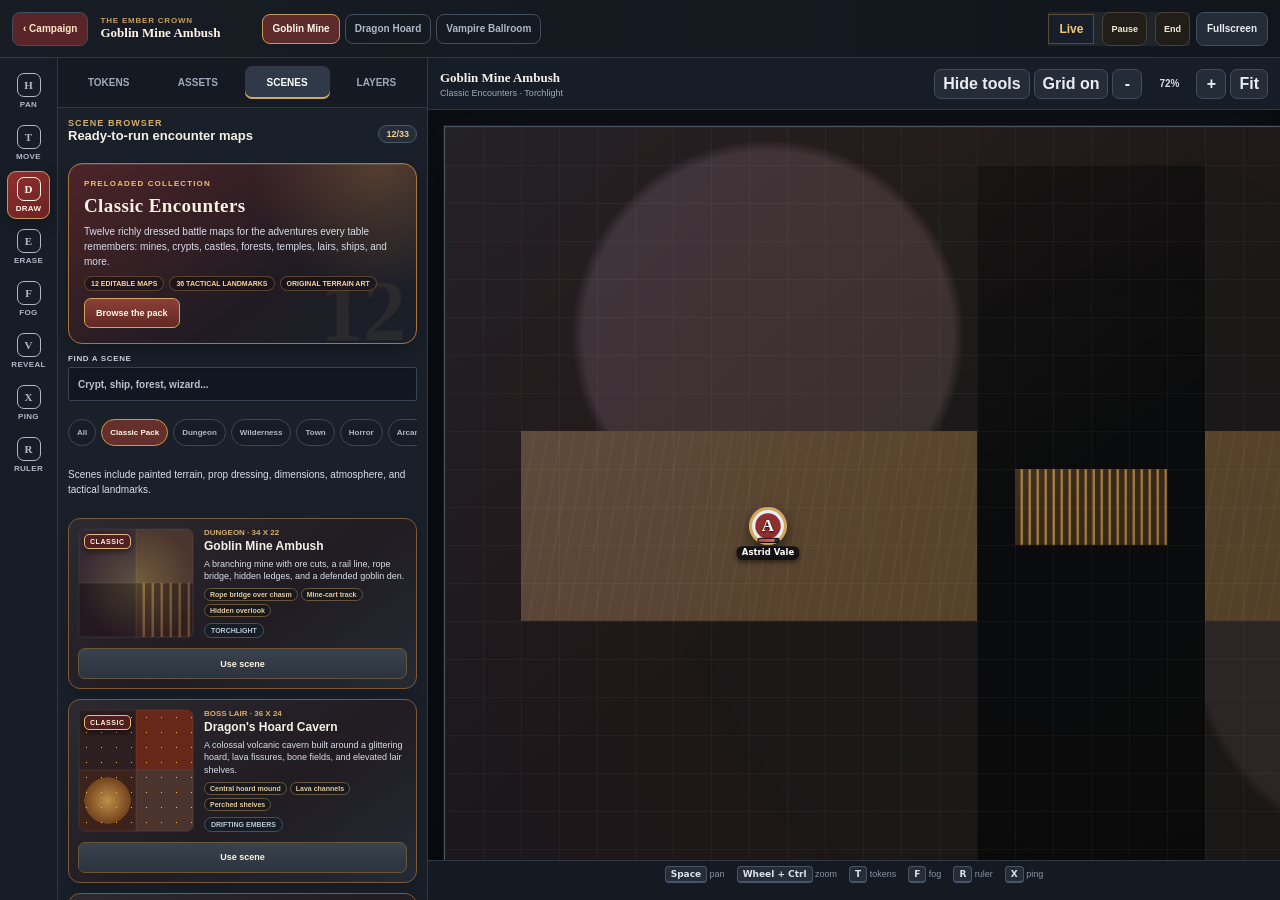
<file: tests/map-studio-fixture.html>
<!doctype html>
<html lang="en" data-theme="dark">
<head>
  <meta charset="utf-8">
  <meta name="viewport" content="width=device-width,initial-scale=1">
  <title>Classic Encounters visual fixture</title>
  <link rel="stylesheet" href="../styles.css">
  <style>
    body { margin: 0; padding: 20px; background: #0d1118; }
    main { max-width: 1480px; margin: auto; }
    .battle-map-board { --cols: 34; --rows: 22; --cell: 38px; --grid-color: #fff; --grid-opacity: .22; --grid-thickness: 1px; background: #17191d; }
  </style>
</head>
<body class="map-table-open">
<main>
  <section class="campaign-panel campaign-map-panel campaign-map-room map-table-mode-active">
  <div class="map-table-topbar">
    <button type="button" class="map-table-exit" data-fixture-exit>&#8249; Campaign</button>
    <div class="map-table-identity"><small>The Ember Crown</small><strong>Goblin Mine Ambush</strong></div>
    <div class="map-table-map-switcher"><button class="active">Goblin Mine</button><button>Dragon Hoard</button><button>Vampire Ballroom</button></div>
    <div class="map-table-session"><div class="map-session-controls"><span class="tag">Live</span><button>Pause</button><button>End</button></div><button class="map-table-mobile-tools" data-fixture-dock>Hide tools</button><button>Fullscreen</button></div>
  </div>
  <div class="campaign-map-workspace map-vtt-workspace dock-scene">
    <nav class="map-tool-rail" aria-label="Map editor tools">
      <button><span>H</span><small>Pan</small></button>
      <button><span>T</span><small>Move</small></button>
      <button class="active"><span>D</span><small>Draw</small></button>
      <button><span>E</span><small>Erase</small></button>
      <button><span>F</span><small>Fog</small></button>
      <button><span>V</span><small>Reveal</small></button>
      <button><span>X</span><small>Ping</small></button>
      <button><span>R</span><small>Ruler</small></button>
    </nav>
    <aside class="map-side-dock">
      <div class="map-dock-tabs"><button>Tokens</button><button>Assets</button><button class="active">Scenes</button><button>Layers</button></div>
      <div class="map-dock-body">
        <div class="map-scene-library">
          <div class="map-dock-heading"><div><small>Scene browser</small><strong>Ready-to-run encounter maps</strong></div><span class="map-library-count">12/33</span></div>
          <section class="map-classic-pack-hero">
            <small>PRELOADED COLLECTION</small><strong>Classic Encounters</strong>
            <p>Twelve richly dressed battle maps for the adventures every table remembers: mines, crypts, castles, forests, temples, lairs, ships, and more.</p>
            <div><span>12 editable maps</span><span>36 tactical landmarks</span><span>Original terrain art</span></div>
            <button>Browse the pack</button>
          </section>
          <div class="map-library-filter"><label><span>Find a scene</span><input type="search" placeholder="Crypt, ship, forest, wizard..."></label></div>
          <div class="map-library-categories"><button>All</button><button class="active">Classic Pack</button><button>Dungeon</button><button>Wilderness</button><button>Town</button><button>Horror</button><button>Arcane</button></div>
          <p class="map-dock-note">Scenes include painted terrain, prop dressing, dimensions, atmosphere, and tactical landmarks.</p>
          <article class="map-scene-card classic-scene">
            <div class="map-scene-preview ambience-torchlight"><b class="map-scene-pack-badge">Classic</b><span style="background:#363238"></span><span style="background:#524433"></span><span style="background:#17191d"></span><span style="background:repeating-linear-gradient(90deg,#2b241c 0 6px,#80633c 7px 9px)"></span><i></i></div>
            <div class="map-scene-copy"><small>Dungeon &middot; 34 x 22</small><strong>Goblin Mine Ambush</strong><p>A branching mine with ore cuts, a rail line, rope bridge, hidden ledges, and a defended goblin den.</p><div class="map-scene-features"><span>Rope bridge over chasm</span><span>Mine-cart track</span><span>Hidden overlook</span></div><em>Torchlight</em></div>
            <button>Use scene</button>
          </article>
          <article class="map-scene-card classic-scene">
            <div class="map-scene-preview ambience-embers"><b class="map-scene-pack-badge">Classic</b><span style="background:#211f24"></span><span style="background:#6f2d19"></span><span style="background:radial-gradient(circle,#e6b95d,#80521c 55%,#35251b 56%)"></span><span style="background:#493d34"></span><i></i></div>
            <div class="map-scene-copy"><small>Boss Lair &middot; 36 x 24</small><strong>Dragon's Hoard Cavern</strong><p>A colossal volcanic cavern built around a glittering hoard, lava fissures, bone fields, and elevated lair shelves.</p><div class="map-scene-features"><span>Central hoard mound</span><span>Lava channels</span><span>Perched shelves</span></div><em>Drifting embers</em></div>
            <button>Use scene</button>
          </article>
          <article class="map-scene-card classic-scene">
            <div class="map-scene-preview ambience-moonlight"><b class="map-scene-pack-badge">Classic</b><span style="background:#25252e"></span><span style="background:#6e1f28"></span><span style="background:#44302b"></span><span style="background:#85714c"></span><i></i></div>
            <div class="map-scene-copy"><small>Horror &middot; 32 x 22</small><strong>Vampire Manor Ballroom</strong><p>A grand decaying ballroom with sweeping stairs, dining alcoves, curtained ambush points, and a moonlit terrace.</p><div class="map-scene-features"><span>Raised dais</span><span>Grand staircase</span><span>Moonlit terrace</span></div><em>Moonlight</em></div>
            <button>Use scene</button>
          </article>
        </div>
      </div>
    </aside>
    <div class="map-canvas-column">
      <div class="map-viewport-bar"><div><strong>Goblin Mine Ambush</strong><small>Classic Encounters &middot; Torchlight</small></div><div class="map-zoom-controls"><button data-fixture-dock>Hide tools</button><button>Grid on</button><button>-</button><span>72%</span><button>+</button><button>Fit</button></div></div>
      <div class="battle-map-shell tool-paint">
        <div class="battle-map-board">
          <div class="battle-map-tiles">
            <div class="map-cell-tile" style="--x:0;--y:0;width:calc(var(--cell) * 34);height:calc(var(--cell) * 22);background:#17191d;background-image:radial-gradient(circle at 25% 25%,#333039 0 16%,transparent 17%),radial-gradient(circle at 75% 60%,#29272e 0 20%,transparent 21%)"></div>
            <div class="map-cell-tile" style="--x:2;--y:8;width:calc(var(--cell) * 29);height:calc(var(--cell) * 5);background:#524433;background-image:repeating-linear-gradient(100deg,#ffffff08 0 2px,transparent 2px 13px)"></div>
            <div class="map-cell-tile" style="--x:14;--y:1;width:calc(var(--cell) * 6);height:calc(var(--cell) * 20);background:#090b0e"></div>
            <div class="map-cell-tile" style="--x:15;--y:9;width:calc(var(--cell) * 4);height:calc(var(--cell) * 2);background:repeating-linear-gradient(90deg,#34291f 0 5px,#9a7746 6px 8px)"></div>
          </div>
          <div class="battle-map-grid"></div>
          <div class="battle-map-overlays">
            <div class="map-cell-prop" style="--x:8;--y:10;background:radial-gradient(circle,#8d6b3e 0 18%,#3d2b19 19% 35%,transparent 36%)"></div>
            <div class="map-cell-prop" style="--x:25;--y:9;background:radial-gradient(circle,#b47a31 0 10%,#6e3d1d 11% 26%,transparent 27%)"></div>
            <div class="map-cell-prop" style="--x:28;--y:12;background:linear-gradient(45deg,transparent 25%,#8e734c 26% 38%,transparent 39% 61%,#8e734c 62% 74%,transparent 75%)"></div>
          </div>
          <div class="battle-map-ambience ambience-torchlight" style="--ambience-strength:.52"><i></i><i></i></div>
          <button class="map-token selected" style="--x:8;--y:10;--size:1;--token:#8f2f2f"><span class="map-token-face">A</span><span class="map-token-name">Astrid Vale</span><span class="map-token-health"><i style="width:82%"></i></span></button>
          <button class="map-token enemy-token" style="--x:24;--y:9;--size:1;--token:#597841"><span class="map-token-face">G</span><span class="map-token-name">Goblin Boss</span></button>
          <button class="map-token enemy-token" style="--x:27;--y:12;--size:1;--token:#697b45"><span class="map-token-face">G</span><span class="map-token-name">Goblin Archer</span></button>
        </div>
      </div>
      <div class="map-shortcut-hint"><span><kbd>Space</kbd> pan</span><span><kbd>Wheel + Ctrl</kbd> zoom</span><span><kbd>T</kbd> tokens</span><span><kbd>F</kbd> fog</span><span><kbd>R</kbd> ruler</span><span><kbd>X</kbd> ping</span></div>
    </div>
  </div>
  </section>
</main>
<script>
  document.querySelectorAll("[data-fixture-dock]").forEach(button => button.addEventListener("click", () => {
    const workspace = document.querySelector(".map-vtt-workspace");
    workspace.classList.toggle("dock-collapsed");
    document.querySelectorAll("[data-fixture-dock]").forEach(control => control.textContent = workspace.classList.contains("dock-collapsed") ? "Show tools" : "Hide tools");
  }));
  document.querySelector("[data-fixture-exit]").addEventListener("click", () => {
    document.body.classList.remove("map-table-open");
    document.querySelector(".campaign-map-room").classList.remove("map-table-mode-active");
  });
</script>
</body>
</html>
</file>
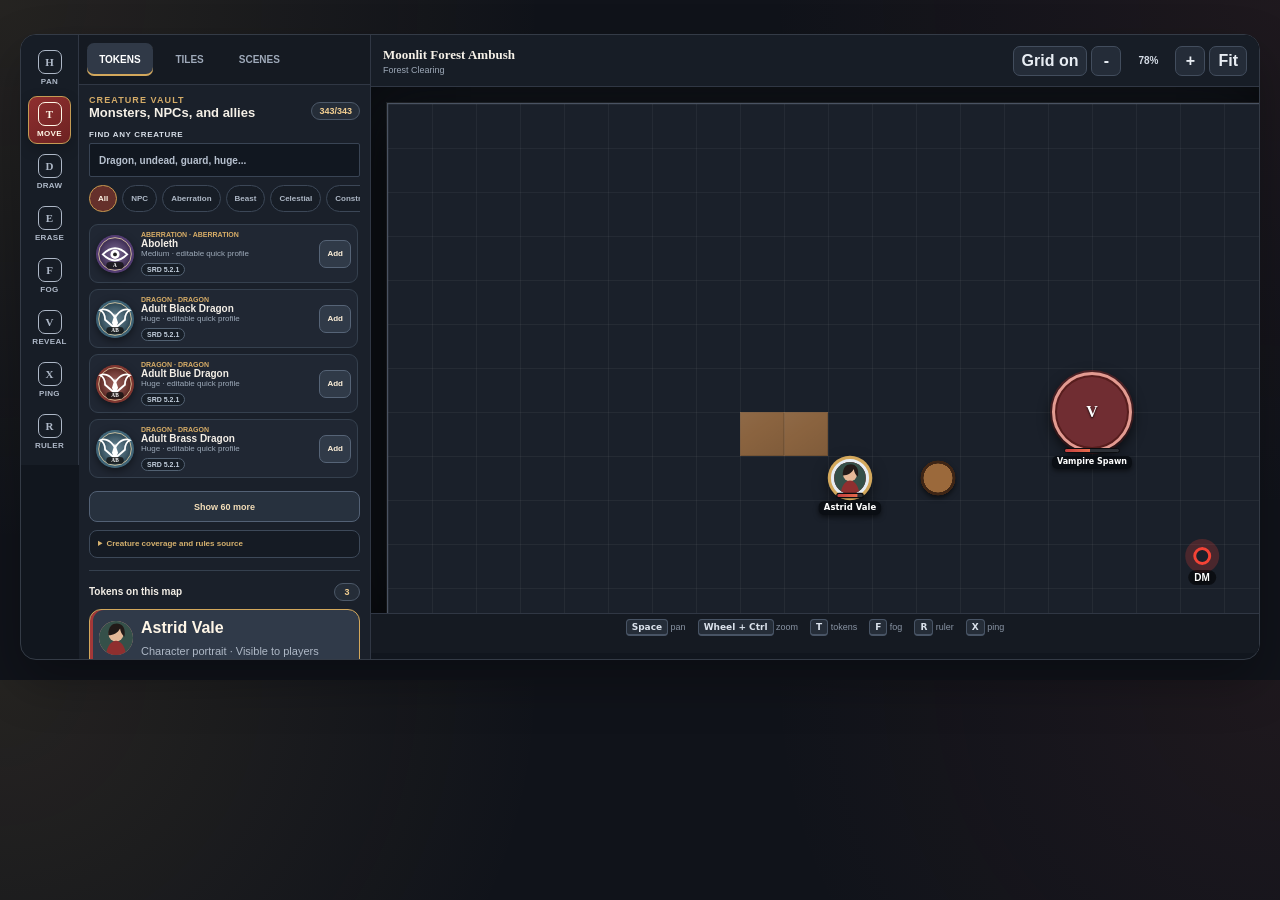
<file: tests/map-workspace-fixture.html>
<!doctype html>
<html lang="en" data-theme="dark">
<head>
  <meta charset="utf-8">
  <meta name="viewport" content="width=device-width,initial-scale=1">
  <title>Map workspace visual fixture</title>
  <link rel="stylesheet" href="../styles.css">
  <style>
    body { margin: 0; padding: 20px; background: #0d1118; }
    main { max-width: 1380px; margin: auto; }
    .battle-map-board { --cols: 24; --rows: 16; --cell: 44px; --grid-color: #fff; --grid-opacity: .28; --grid-thickness: 1px; background: radial-gradient(circle at 48% 45%,#527144 0 26%,#315335 27% 60%,#1e3827 61%); }
  </style>
</head>
<body>
<main>
  <div class="campaign-map-workspace map-vtt-workspace">
    <nav class="map-tool-rail" aria-label="Map editor tools">
      <button type="button"><span>H</span><small>Pan</small></button>
      <button type="button" class="active"><span>T</span><small>Move</small></button>
      <button type="button"><span>D</span><small>Draw</small></button>
      <button type="button"><span>E</span><small>Erase</small></button>
      <button type="button"><span>F</span><small>Fog</small></button>
      <button type="button"><span>V</span><small>Reveal</small></button>
      <button type="button"><span>X</span><small>Ping</small></button>
      <button type="button"><span>R</span><small>Ruler</small></button>
    </nav>
    <aside class="map-side-dock">
      <div class="map-dock-tabs"><button class="active">Tokens</button><button>Tiles</button><button>Scenes</button></div>
      <div class="map-dock-body">
        <section class="map-token-browser">
          <div class="map-dock-heading"><div><small>Creature vault</small><strong>Monsters, NPCs, and allies</strong></div><span class="map-library-count" id="fixture-token-count">343/343</span></div>
          <div class="map-library-filter"><label><span>Find any creature</span><input id="fixture-token-search" type="search" placeholder="Dragon, undead, guard, huge..."></label></div>
          <div class="map-library-categories" id="fixture-token-categories"></div>
          <div class="map-token-preset-list" id="fixture-token-list"></div>
          <button type="button" class="map-library-more">Show 60 more</button>
          <details class="map-token-library-notice"><summary>Creature coverage and rules source</summary><p>SRD 5.2.1 creature names with original generated portraits and editable quick profiles.</p></details>
        </section>
        <div class="map-token-list-heading"><strong>Tokens on this map</strong><span>3</span></div>
        <div class="map-token-list">
          <article class="map-token-card active"><button class="map-token-pick"><span class="map-token-avatar" style="--token:#8f2f2f"><img src="data:image/svg+xml,%3Csvg xmlns='http://www.w3.org/2000/svg' viewBox='0 0 100 100'%3E%3Crect width='100' height='100' fill='%23355049'/%3E%3Ccircle cx='50' cy='38' r='22' fill='%23e6b998'/%3E%3Cpath d='M20 100c4-28 17-42 30-42s26 14 30 42' fill='%238f2f2f'/%3E%3Cpath d='M27 42c0-27 13-35 25-35 18 0 27 15 23 39-8-5-12-15-13-24-7 13-18 20-35 20z' fill='%23221a18'/%3E%3C/svg%3E" alt=""></span><strong>Astrid Vale</strong><small>Character portrait · Visible to players</small></button><div class="map-token-size-row"><small>Token size: 1x1</small><span><button>-</button><button>+</button></span></div></article>
          <article class="map-token-card"><button class="map-token-pick"><span class="map-token-avatar" style="--token:#315f89">M</span><strong>Mira Ember</strong><small>Visible to players</small></button><div class="map-token-size-row"><small>Token size: 1x1</small><span><button>-</button><button>+</button></span></div></article>
          <article class="map-token-card"><button class="map-token-pick"><span class="map-token-avatar" style="--token:#8f2f2f">V</span><strong>Vampire Spawn</strong><small>Skirmisher - hidden</small></button><div class="map-token-toolbar"><button>Reveal</button><button>Make ally</button><button>Edit profile</button><button>Duplicate</button><button>Rename</button><button>Color</button><button>Delete</button></div></article>
        </div>
      </div>
    </aside>
    <div class="map-canvas-column">
      <div class="map-viewport-bar"><div><strong>Moonlit Forest Ambush</strong><small>Forest Clearing</small></div><div class="map-zoom-controls"><button>Grid on</button><button>-</button><span>78%</span><button>+</button><button>Fit</button></div></div>
      <div class="battle-map-shell tool-token">
        <div class="battle-map-board">
          <div class="map-cell-tile" style="--x:8;--y:7;background:#8a633f"></div>
          <div class="map-cell-tile" style="--x:9;--y:7;background:#8a633f"></div>
          <div class="battle-map-grid"></div>
          <div class="battle-map-overlays"><div class="map-cell-prop" style="--x:12;--y:8;background-color:transparent;background-image:radial-gradient(ellipse at center,#9b693b 0 48%,#3e2515 49% 58%,transparent 59%)"></div></div>
          <button class="map-token selected" style="--x:10;--y:8;--size:1;--token:#8f2f2f"><span class="map-token-face"><img src="data:image/svg+xml,%3Csvg xmlns='http://www.w3.org/2000/svg' viewBox='0 0 100 100'%3E%3Crect width='100' height='100' fill='%23355049'/%3E%3Ccircle cx='50' cy='38' r='22' fill='%23e6b998'/%3E%3Cpath d='M20 100c4-28 17-42 30-42s26 14 30 42' fill='%238f2f2f'/%3E%3Cpath d='M27 42c0-27 13-35 25-35 18 0 27 15 23 39-8-5-12-15-13-24-7 13-18 20-35 20z' fill='%23221a18'/%3E%3C/svg%3E" alt=""></span><span class="map-token-name">Astrid Vale</span><span class="map-token-health"><i style="width:82%"></i></span></button>
          <button class="map-token enemy-token" style="--x:15;--y:6;--size:2;--token:#702d32"><span class="map-token-face">V</span><span class="map-token-name">Vampire Spawn</span><span class="map-token-health"><i style="width:46%"></i></span></button>
          <div class="battle-map-pings"><div class="map-ping" style="--x:18;--y:10"><span></span><small>DM</small></div></div>
        </div>
      </div>
      <div class="map-shortcut-hint"><span><kbd>Space</kbd> pan</span><span><kbd>Wheel + Ctrl</kbd> zoom</span><span><kbd>T</kbd> tokens</span><span><kbd>F</kbd> fog</span><span><kbd>R</kbd> ruler</span><span><kbd>X</kbd> ping</span></div>
    </div>
  </div>
</main>
<script src="../map-token-library.js"></script>
<script>
  const tokenList = document.querySelector("#fixture-token-list");
  const tokenCount = document.querySelector("#fixture-token-count");
  const tokenSearch = document.querySelector("#fixture-token-search");
  const categories = document.querySelector("#fixture-token-categories");
  let category = "All";
  function renderFixtureTokens() {
    const search = tokenSearch.value.trim().toLowerCase();
    const matches = MAP_TOKEN_LIBRARY.filter(token => (category === "All" || token.category === category) && (!search || `${token.name} ${token.category} ${token.role} ${token.sizeLabel}`.toLowerCase().includes(search)));
    tokenCount.textContent = `${matches.length}/${MAP_TOKEN_LIBRARY.length}`;
    tokenList.innerHTML = matches.slice(0, 8).map(token => `<article class="map-token-preset-card"><span class="map-token-preset-portrait" style="--token:${token.color}"><img src="${tokenPresetPortrait(token)}" alt=""></span><div><small>${token.category} &middot; ${token.role}</small><strong>${token.name}</strong><span>${token.sizeLabel} &middot; ${token.profileKind === "editable" ? "editable quick profile" : `AC ${token.ac} &middot; HP ${token.hp}`}</span>${token.source === "SRD 5.2.1" ? "<em>SRD 5.2.1</em>" : ""}</div><button>Add</button></article>`).join("");
  }
  ["All", "NPC", ...MAP_TOKEN_TYPES].forEach(type => {
    const button = document.createElement("button");
    button.textContent = type;
    button.className = type === "All" ? "active" : "";
    button.addEventListener("click", () => { category = type; categories.querySelectorAll("button").forEach(item => item.classList.toggle("active", item === button)); renderFixtureTokens(); });
    categories.append(button);
  });
  tokenSearch.addEventListener("input", renderFixtureTokens);
  renderFixtureTokens();
</script>
</body>
</html>
</file>
<file: styles.css>
:root {
  --ink: #171512;
  --muted: #746f66;
  --paper: #f4f0e8;
  --paper-2: #ebe4d8;
  --panel: #fffdf8;
  --line: #d7cebf;
  --gold: #b98a3e;
  --gold-dark: #7c5721;
  --red: #862e2e;
  --green: #334f43;
  --shadow: 0 18px 50px rgba(39, 31, 21, .1);
}
* { box-sizing: border-box; }
html { scroll-behavior: smooth; }
body { margin: 0; color: var(--ink); background: var(--paper); font-family: "DM Sans", sans-serif; }
button, input, select, textarea { font: inherit; }
button { color: inherit; }
button, label[for], .button { -webkit-tap-highlight-color: transparent; }
.app-shell { min-height: 100vh; display: grid; grid-template-columns: 244px 1fr; }
.sidebar { position: fixed; inset: 0 auto 0 0; z-index: 20; width: 244px; padding: 28px 20px; display: flex; flex-direction: column; color: #ece5d8; background: #141310; border-right: 1px solid #2f2a23; }
.brand { display: flex; align-items: center; gap: 12px; margin: 0 8px 42px; color: inherit; text-decoration: none; font-family: Cinzel, serif; letter-spacing: .08em; }
.brand-mark { display: grid; place-items: center; width: 42px; height: 42px; border: 1px solid var(--gold); color: var(--gold); transform: rotate(45deg); font-size: 12px; }
.brand-mark::first-line { transform: rotate(-45deg); }
.brand strong, .brand small { display: block; }
.brand small { color: var(--gold); font-size: 11px; letter-spacing: .28em; }
.nav-list { display: grid; gap: 7px; }
.nav-item { width: 100%; padding: 13px 15px; display: flex; align-items: center; gap: 13px; border: 0; border-radius: 5px; color: #aaa397; background: transparent; text-align: left; cursor: pointer; }
.nav-item:hover, .nav-item.active { color: #fff9ed; background: #29251f; }
.nav-item.active { box-shadow: inset 2px 0 var(--gold); }
.nav-item span { width: 20px; color: var(--gold); text-align: center; }
.sidebar-foot { margin-top: auto; padding: 20px 12px; border-top: 1px solid #332e27; color: #8e877b; font-size: 12px; }
.sidebar-foot p { margin: 0 0 10px; color: var(--gold); font-size: 10px; letter-spacing: .18em; }
.sidebar-foot span { display: block; margin: 6px 0; }
main { grid-column: 2; min-width: 0; }
.topbar { height: 76px; padding: 0 4vw; display: flex; align-items: center; justify-content: space-between; border-bottom: 1px solid var(--line); background: rgba(244,240,232,.92); backdrop-filter: blur(12px); position: sticky; top: 0; z-index: 10; }
.breadcrumbs { display: flex; gap: 11px; align-items: center; color: var(--muted); font-size: 13px; }
.breadcrumbs span { font-family: Cinzel, serif; color: var(--ink); font-weight: 700; }
.breadcrumbs b { color: var(--line); }
.top-actions { display: flex; align-items: center; gap: 18px; }
.icon-button { width: 42px; height: 42px; border: 1px solid var(--line); border-radius: 50%; background: transparent; color: var(--gold-dark); font: 700 12px Cinzel, serif; cursor: pointer; }
.profile-button { border: 0; background: transparent; display: flex; align-items: center; gap: 10px; cursor: pointer; text-align: left; }
.profile-button small, .profile-button strong { display: block; }
.profile-button small { color: var(--muted); font-size: 10px; text-transform: uppercase; letter-spacing: .1em; }
.avatar-mini { display: grid; place-items: center; width: 38px; height: 38px; border-radius: 50%; color: #f7efe0; background: var(--green); font-family: Cinzel, serif; }
.mobile-menu { display: none; border: 0; background: transparent; font-size: 23px; }
.view { display: none; padding: 46px 4vw 80px; }
.view.active { display: block; animation: fade .25s ease; }
@keyframes fade { from { opacity: 0; transform: translateY(4px); } }
.eyebrow { color: var(--gold-dark); font-size: 10px; font-weight: 700; letter-spacing: .22em; }
h1, h2, h3 { font-family: Cinzel, serif; }
h1 { margin: 10px 0 14px; font-size: clamp(35px, 4vw, 58px); line-height: 1.08; letter-spacing: -.035em; }
h1 em { color: var(--gold-dark); font-style: normal; }
h2 { margin: 5px 0 8px; }
p { color: var(--muted); line-height: 1.65; }
.hero { min-height: 440px; padding: 66px clamp(30px, 6vw, 85px); display: grid; grid-template-columns: 1.2fr .8fr; align-items: center; overflow: hidden; background: linear-gradient(115deg, #e9e1d3 0%, #f8f4ed 63%, #d8ccba 100%); border: 1px solid #d4c7b5; position: relative; }
.hero::before { content: ""; position: absolute; inset: 12px; border: 1px solid rgba(124,87,33,.2); pointer-events: none; }
.hero-copy { position: relative; z-index: 1; max-width: 680px; }
.hero-copy p { max-width: 590px; font-size: 17px; }
.hero-actions { display: flex; gap: 12px; margin-top: 30px; flex-wrap: wrap; }
.hero-sigil { display: grid; place-items: center; min-height: 260px; }
.sigil-ring { width: clamp(180px, 22vw, 290px); aspect-ratio: 1; display: grid; place-items: center; border: 1px solid rgba(124,87,33,.45); border-radius: 50%; box-shadow: 0 0 0 18px rgba(185,138,62,.08), 0 0 0 19px rgba(124,87,33,.15); transform: rotate(8deg); }
.sigil-ring::before, .sigil-ring::after { content: ""; position: absolute; width: 22%; height: 22%; border: 1px solid var(--gold); transform: rotate(45deg); }
.sigil-ring::after { width: 66%; height: 66%; border-color: rgba(124,87,33,.25); }
.sigil-ring span { font: 700 clamp(50px, 8vw, 100px) Cinzel, serif; color: var(--gold-dark); }
.button { min-height: 44px; padding: 0 20px; display: inline-flex; justify-content: center; align-items: center; border: 1px solid var(--gold-dark); border-radius: 3px; font-weight: 700; cursor: pointer; text-decoration: none; transition: .18s ease; }
.button:hover { transform: translateY(-1px); box-shadow: 0 8px 18px rgba(83,58,23,.14); }
.button.primary { color: #fffaf0; background: var(--gold-dark); }
.button:disabled { opacity: .55; cursor: not-allowed; transform: none; box-shadow: none; }
.button.ghost { color: var(--gold-dark); background: transparent; }
.button.small { min-height: 36px; padding: 0 13px; font-size: 12px; }
.text-button { border: 0; color: var(--gold-dark); background: transparent; font-weight: 700; cursor: pointer; }
.section-heading { margin: 48px 0 20px; display: flex; justify-content: space-between; align-items: end; }
.section-heading h2 { margin-bottom: 0; font-size: 27px; }
.character-grid { display: grid; grid-template-columns: repeat(3, minmax(0, 1fr)); gap: 18px; }
.character-card { min-height: 238px; position: relative; overflow: hidden; border: 1px solid var(--line); background: var(--panel); box-shadow: 0 7px 24px rgba(51,40,27,.06); cursor: pointer; }
.character-card .art { height: 142px; display: grid; place-items: center; overflow: hidden; color: #e9dfcf; background: linear-gradient(135deg, #3e4c44, #17201c); font: 600 55px Cinzel, serif; }
.character-card .art img { width: 100%; height: 100%; object-fit: cover; }
.character-card .card-copy { padding: 16px 18px; }
.character-card h3 { margin: 0 0 4px; }
.character-card p { margin: 0; font-size: 13px; }
.card-actions { position: absolute; top: 8px; right: 8px; display: flex; gap: 5px; }
.card-actions button { width: 32px; height: 32px; border: 1px solid rgba(255,255,255,.35); border-radius: 50%; color: white; background: rgba(20,19,16,.65); cursor: pointer; }
.new-card { display: grid; place-items: center; text-align: center; border-style: dashed; background: rgba(255,255,255,.28); }
.new-card span { display: block; color: var(--gold-dark); font-size: 38px; }
.feature-strip { margin-top: 58px; padding: 28px 0; display: grid; grid-template-columns: repeat(3, 1fr); border-top: 1px solid var(--line); border-bottom: 1px solid var(--line); }
.feature-strip article { padding: 0 28px; display: flex; gap: 15px; border-right: 1px solid var(--line); }
.feature-strip article:last-child { border-right: 0; }
.feature-strip h3, .feature-strip p { margin: 0 0 4px; }
.feature-strip p { font-size: 13px; }
.feature-icon { color: var(--gold-dark); font-size: 24px; }
.page-head { display: flex; justify-content: space-between; align-items: center; gap: 30px; margin-bottom: 32px; }
.page-head h1 { font-size: clamp(32px, 4vw, 48px); }
.page-head p { margin: 0; }
.edition-toggle { padding: 4px; display: flex; border: 1px solid var(--line); background: var(--paper-2); }
.edition-toggle button { padding: 10px 15px; border: 0; color: var(--muted); background: transparent; cursor: pointer; }
.edition-toggle button.active { color: white; background: var(--green); }
.builder-layout { display: grid; grid-template-columns: minmax(0, 1fr) 310px; align-items: start; gap: 24px; }
.creation-methods, .quick-builder, .prebuild-builder, .premade-builder, .theme-builder {
  max-width: 1120px;
  margin: 0 auto 28px;
}
.creation-methods {
  padding: 34px;
  border: 1px solid var(--line);
  border-top: 4px solid var(--red);
  border-radius: 16px;
  background: var(--panel);
  box-shadow: var(--shadow);
}
.creation-method-heading { max-width: 680px; margin-bottom: 24px; }
.creation-method-heading h2 { margin: 5px 0 8px; font-size: clamp(1.7rem, 3vw, 2.45rem); }
.creation-method-heading p { margin: 0; color: var(--muted); }
.creation-method-grid { display: grid; grid-template-columns: repeat(2, minmax(0, 1fr)); gap: 18px; }
.creation-method-grid.extra-methods { margin-top: 18px; }
.creation-method {
  position: relative;
  display: grid;
  grid-template-columns: auto 1fr;
  gap: 7px 16px;
  min-height: 225px;
  padding: 25px;
  overflow: hidden;
  text-align: left;
  color: var(--ink);
  border: 1px solid var(--line);
  border-radius: 14px;
  background: var(--paper);
  cursor: pointer;
  transition: transform .18s ease, border-color .18s ease, box-shadow .18s ease;
}
.creation-method:hover { transform: translateY(-3px); border-color: var(--red); box-shadow: 0 14px 35px rgba(35, 25, 20, .13); }
.creation-method.recommended { border-color: color-mix(in srgb, var(--red) 55%, var(--line)); }
.creation-method .method-badge {
  position: absolute;
  top: 0;
  right: 0;
  padding: 7px 12px;
  color: #fff;
  background: var(--red);
  border-radius: 0 0 0 10px;
  font-size: .68rem;
  font-weight: 800;
  letter-spacing: .06em;
  text-transform: uppercase;
}
.creation-method:not(.recommended) .method-badge { color: var(--muted); background: var(--panel-2); }
.creation-method .method-icon {
  grid-row: 1 / span 3;
  display: grid;
  place-items: center;
  width: 56px;
  height: 56px;
  margin-top: 24px;
  color: #fff;
  background: var(--red);
  border-radius: 50%;
  font: 700 1.35rem/1 "Cinzel", serif;
}
.creation-method strong { align-self: end; margin-top: 31px; font: 700 1.35rem/1.2 "Cinzel", serif; }
.creation-method small { color: var(--muted); font-size: .92rem; line-height: 1.55; }
.creation-method em { align-self: end; color: var(--red); font-style: normal; font-weight: 800; }

.quick-builder, .prebuild-builder, .premade-builder, .theme-builder {
  border: 1px solid var(--line);
  border-top: 4px solid var(--red);
  border-radius: 16px;
  background: var(--panel);
  box-shadow: var(--shadow);
  overflow: hidden;
}
.quick-builder-head {
  display: grid;
  grid-template-columns: 150px 1fr auto;
  gap: 22px;
  align-items: start;
  padding: 26px 30px 22px;
  border-bottom: 1px solid var(--line);
}
.theme-method .method-icon { font-size: .72rem; letter-spacing: .04em; }
.theme-builder-layout {
  display: grid;
  grid-template-columns: minmax(245px, .7fr) minmax(0, 1.7fr);
  min-height: 720px;
}
.theme-discovery {
  padding: 24px;
  border-right: 1px solid var(--line);
  background: var(--panel-2);
}
.theme-search-label { display: block; margin-bottom: 8px; font-weight: 800; }
.theme-search-box { position: relative; }
.theme-search-box span {
  position: absolute;
  left: 12px;
  top: 50%;
  display: grid;
  place-items: center;
  width: 21px;
  height: 21px;
  transform: translateY(-50%);
  color: #fff;
  background: var(--red);
  border-radius: 50%;
  font-size: .72rem;
  font-weight: 900;
}
.theme-search-box input { width: 100%; padding-left: 42px; }
.theme-search-help { margin: 8px 0 17px; color: var(--muted); font-size: .78rem; line-height: 1.4; }
.theme-result-list { display: grid; gap: 9px; max-height: 610px; overflow-y: auto; padding-right: 4px; }
.theme-result {
  display: grid;
  grid-template-columns: 42px 1fr;
  gap: 10px;
  align-items: center;
  width: 100%;
  padding: 11px;
  color: var(--ink);
  text-align: left;
  border: 1px solid var(--line);
  border-radius: 11px;
  background: var(--paper);
  cursor: pointer;
}
.theme-result:hover, .theme-result.selected { border-color: var(--red); }
.theme-result.selected { box-shadow: inset 4px 0 var(--red); background: color-mix(in srgb, var(--red) 6%, var(--paper)); }
.theme-result-icon {
  display: grid;
  place-items: center;
  width: 40px;
  height: 40px;
  color: #fff;
  background: var(--ink);
  border-radius: 50%;
  font-size: .62rem;
  font-weight: 900;
}
.theme-result strong, .theme-result small { display: block; }
.theme-result strong { font: 700 .88rem/1.2 "Cinzel", serif; }
.theme-result small { margin-top: 3px; color: var(--muted); font-size: .7rem; line-height: 1.35; }
.theme-empty { padding: 18px 8px; color: var(--muted); line-height: 1.5; }
.theme-workbench { min-width: 0; padding: 26px 30px 30px; }
.theme-selected-heading { display: flex; gap: 13px; align-items: center; margin-bottom: 19px; }
.theme-selected-heading > span {
  display: grid;
  place-items: center;
  flex: 0 0 52px;
  height: 52px;
  color: #fff;
  background: var(--red);
  border-radius: 50%;
  font-size: .7rem;
  font-weight: 900;
}
.theme-selected-heading h3 { margin: 0 0 3px; font-size: 1.5rem; }
.theme-selected-heading p { margin: 0; color: var(--muted); }
.theme-tree {
  position: relative;
  display: grid;
  grid-template-columns: repeat(2, minmax(0, 1fr));
  gap: 12px;
  margin-bottom: 21px;
  padding-top: 18px;
}
.theme-tree::before {
  content: "Choose your branch";
  position: absolute;
  top: 0;
  left: 50%;
  padding: 0 10px;
  transform: translate(-50%, -50%);
  color: var(--red);
  background: var(--panel);
  font-size: .7rem;
  font-weight: 900;
  letter-spacing: .08em;
  text-transform: uppercase;
}
.theme-branch {
  position: relative;
  display: grid;
  grid-template-columns: 44px 1fr;
  gap: 11px;
  min-height: 128px;
  padding: 15px;
  color: var(--ink);
  text-align: left;
  border: 1px solid var(--line);
  border-radius: 12px;
  background: var(--paper);
  cursor: pointer;
}
.theme-branch::before { content: ""; position: absolute; top: -18px; left: 50%; height: 18px; border-left: 1px solid var(--line); }
.theme-branch:hover, .theme-branch.selected { border-color: var(--gold-dark); transform: translateY(-1px); }
.theme-branch.selected { background: color-mix(in srgb, var(--gold) 11%, var(--paper)); box-shadow: inset 4px 0 var(--gold-dark); }
.theme-branch-icon { display: grid; place-items: center; width: 42px; height: 42px; color: #fff; background: var(--red); border-radius: 50%; font-weight: 900; }
.theme-branch strong, .theme-branch small, .theme-branch em { display: block; }
.theme-branch strong { font: 700 .98rem/1.25 "Cinzel", serif; }
.theme-branch small { margin: 2px 0 6px; color: var(--red); font-weight: 800; }
.theme-branch em { color: var(--muted); font-size: .76rem; font-style: normal; line-height: 1.4; }
.theme-controls { display: grid; grid-template-columns: repeat(2, minmax(0, 1fr)); gap: 12px 16px; padding: 19px; border: 1px solid var(--line); border-radius: 12px; background: var(--paper); }
.theme-controls label { display: grid; align-content: start; gap: 6px; font-weight: 800; }
.theme-controls small { color: var(--muted); font-weight: 500; line-height: 1.4; }
.theme-controls select, .theme-controls input { width: 100%; }
.theme-controls .button { align-self: end; }
.theme-summary { margin-top: 18px; }
.theme-plan-grid { display: grid; grid-template-columns: repeat(4, minmax(0, 1fr)); gap: 7px; margin-top: 8px; }
.theme-plan-grid span { padding: 8px; border: 1px solid var(--line); border-radius: 8px; background: var(--panel-2); }
.theme-plan-grid small, .theme-plan-grid strong { display: block; }
.theme-plan-grid small { color: var(--muted); font-size: .64rem; text-transform: uppercase; }
.theme-create-bar { display: flex; justify-content: space-between; gap: 18px; align-items: center; margin-top: 18px; padding: 15px 18px; border-radius: 10px; background: var(--panel-2); }
.theme-create-bar p { margin: 0; color: var(--muted); font-size: .8rem; }
.theme-create-bar .button { flex: 0 0 auto; }
.quick-builder-head h2 { margin: 3px 0 5px; font-size: clamp(1.6rem, 3vw, 2.25rem); }
.quick-builder-head p { margin: 0; color: var(--muted); }
.premade-grid { display: grid; grid-template-columns: repeat(3, minmax(0, 1fr)); gap: 18px; padding: 26px 30px 30px; }
.premade-card {
  display: flex;
  min-height: 280px;
  flex-direction: column;
  gap: 12px;
  padding: 20px;
  border: 1px solid var(--line);
  border-radius: 14px;
  background: var(--paper);
}
.premade-card h3 { margin: 0; font: 700 1.25rem/1.2 "Cinzel", serif; }
.premade-card p { margin: 0; color: var(--muted); line-height: 1.55; }
.premade-role {
  align-self: flex-start;
  padding: 5px 9px;
  color: var(--red);
  border: 1px solid color-mix(in srgb, var(--red) 35%, var(--line));
  border-radius: 999px;
  font-size: .7rem;
  font-weight: 800;
  letter-spacing: .08em;
  text-transform: uppercase;
}
.premade-tags, .premade-stats, .preview-readiness {
  display: flex;
  flex-wrap: wrap;
  gap: 8px;
}
.premade-tags span, .premade-stats span, .preview-readiness span {
  padding: 7px 9px;
  border: 1px solid var(--line);
  border-radius: 999px;
  background: var(--panel-2);
  color: var(--muted);
  font-size: .78rem;
  font-weight: 700;
}
.premade-card .button { margin-top: auto; align-self: flex-start; }
.builder-home-options, .equipment-methods {
  display: grid;
  grid-template-columns: repeat(2, minmax(0, 1fr));
  gap: 14px;
  margin-top: 18px;
}
.builder-home-options label, .equipment-method, .equipment-option, .equipment-empty, .finish-panel {
  border: 1px solid var(--line);
  border-radius: 12px;
  background: var(--paper);
}
.builder-home-options label, .equipment-method {
  padding: 14px;
}
.builder-home-options small, .equipment-method small, .equipment-option small {
  display: block;
  margin-top: 5px;
  color: var(--muted);
  line-height: 1.45;
}
.equipment-method {
  cursor: pointer;
  transition: border-color .18s ease, background .18s ease, transform .18s ease;
}
.equipment-method:hover, .equipment-method.active {
  border-color: var(--gold-dark);
  background: color-mix(in srgb, var(--gold) 12%, var(--paper));
}
.equipment-method input, .equipment-option input { width: auto; accent-color: var(--red); }
.starting-equipment-list {
  display: grid;
  grid-template-columns: repeat(2, minmax(0, 1fr));
  gap: 10px;
  margin-top: 16px;
}
.equipment-option {
  display: flex;
  gap: 11px;
  align-items: flex-start;
  padding: 12px;
}
.equipment-empty { grid-column: 1 / -1; padding: 16px; }
.equipment-empty p { margin: 6px 0 0; color: var(--muted); }
.finish-panel {
  display: grid;
  grid-template-columns: minmax(0, 1.4fr) minmax(240px, .8fr);
  gap: 20px;
  padding: 20px;
}
.builder-checklist {
  display: grid;
  gap: 9px;
}
.builder-checklist h3 { margin: 0 0 5px; }
.checklist-item {
  display: grid;
  grid-template-columns: 30px 110px 1fr;
  gap: 10px;
  align-items: center;
  padding: 10px 12px;
  border: 1px solid var(--line);
  border-radius: 10px;
  background: var(--panel-2);
}
.checklist-item span {
  display: grid;
  place-items: center;
  width: 24px;
  height: 24px;
  border-radius: 50%;
  color: white;
  background: var(--green);
  font-weight: 900;
}
.checklist-item.attention span { background: var(--red); }
.checklist-item small { color: var(--muted); }
.finish-actions {
  align-self: stretch;
  display: flex;
  flex-direction: column;
  justify-content: center;
  gap: 12px;
  padding: 18px;
  border-radius: 12px;
  background: var(--panel-2);
}
.finish-actions strong { font: 700 1.2rem/1.2 "Cinzel", serif; }
.finish-actions p { margin: 0; color: var(--muted); line-height: 1.55; }
.preview-readiness { margin: 14px 0 12px; }
.preview-readiness span.complete { color: var(--green); }
.preview-readiness span.attention { color: var(--red); }
.quick-progress { display: grid; grid-template-columns: repeat(3, 1fr); background: var(--panel-2); border-bottom: 1px solid var(--line); }
.quick-progress button {
  display: flex;
  align-items: center;
  justify-content: center;
  gap: 9px;
  padding: 14px;
  color: var(--muted);
  border: 0;
  border-right: 1px solid var(--line);
  background: transparent;
  font-weight: 800;
  cursor: pointer;
}
.quick-progress button:last-child { border-right: 0; }
.quick-progress button span {
  display: grid;
  place-items: center;
  width: 25px;
  height: 25px;
  border: 1px solid currentColor;
  border-radius: 50%;
  font-size: .75rem;
}
.quick-progress button.active { color: var(--red); background: var(--panel); }
.quick-progress button.complete span { color: #fff; border-color: var(--red); background: var(--red); }
.quick-step { display: none; padding: 30px; }
.quick-step.active { display: block; }
.quick-step-copy { display: flex; gap: 15px; align-items: flex-start; margin-bottom: 23px; }
.quick-step-copy > span {
  display: grid;
  place-items: center;
  flex: 0 0 48px;
  height: 48px;
  color: #fff;
  background: var(--red);
  border-radius: 50%;
  font: 700 .9rem/1 "Cinzel", serif;
}
.quick-step-copy h3 { margin: 1px 0 4px; font-size: 1.45rem; }
.quick-step-copy p { margin: 0; color: var(--muted); }
.quick-class-grid { display: grid; grid-template-columns: repeat(2, minmax(0, 1fr)); gap: 12px; }
.quick-class-card {
  position: relative;
  display: grid;
  grid-template-columns: 50px 1fr 25px;
  gap: 14px;
  align-items: center;
  min-height: 118px;
  padding: 17px;
  color: var(--ink);
  text-align: left;
  border: 1px solid var(--line);
  border-radius: 12px;
  background: var(--paper);
  cursor: pointer;
  transition: border-color .15s ease, transform .15s ease, background .15s ease;
}
.quick-class-card:hover { transform: translateY(-2px); border-color: var(--red); }
.quick-class-card.selected { border-color: var(--red); background: color-mix(in srgb, var(--red) 6%, var(--paper)); box-shadow: inset 4px 0 var(--red); }
.quick-class-icon { display: grid; place-items: center; width: 48px; height: 48px; border-radius: 50%; color: #fff; background: var(--ink); font-size: 1.25rem; }
.quick-class-card strong, .quick-class-card small, .quick-class-card em { display: block; }
.quick-class-card strong { margin-bottom: 3px; font: 700 1.02rem/1.2 "Cinzel", serif; }
.quick-class-card small { color: var(--red); font-weight: 800; }
.quick-class-card em { margin-top: 5px; color: var(--muted); font-size: .82rem; font-style: normal; line-height: 1.4; }
.quick-class-card b { visibility: hidden; display: grid; place-items: center; width: 23px; height: 23px; color: #fff; background: var(--red); border-radius: 50%; }
.quick-class-card.selected b { visibility: visible; }
.quick-origin-grid, .quick-finish-grid { display: grid; grid-template-columns: repeat(2, minmax(0, 1fr)); gap: 22px; }
.quick-origin-grid label, .quick-identity label { display: grid; gap: 7px; font-weight: 800; }
.quick-origin-grid small, .quick-identity small { color: var(--muted); font-weight: 500; line-height: 1.45; }
.quick-origin-grid select, .quick-origin-grid input, .quick-identity input { width: 100%; }
.prebuild-layout { display: grid; grid-template-columns: minmax(280px, .85fr) minmax(0, 1.15fr); gap: 22px; padding: 30px; }
.prebuild-controls { display: grid; align-content: start; gap: 13px; padding: 22px; border: 1px solid var(--line); border-radius: 14px; background: var(--paper); }
.prebuild-controls label { display: grid; gap: 7px; font-weight: 800; }
.prebuild-controls small { color: var(--muted); font-weight: 500; line-height: 1.45; }
.prebuild-controls select, .prebuild-controls input { width: 100%; }
.prebuild-summary { min-height: 100%; }
.quick-tip { margin-top: 22px; padding: 16px 18px; border-left: 4px solid var(--gold); background: var(--panel-2); border-radius: 8px; }
.quick-tip p { margin: 4px 0 0; color: var(--muted); }
.quick-identity { display: grid; align-content: start; gap: 13px; padding: 22px; border: 1px solid var(--line); border-radius: 12px; background: var(--paper); }
.quick-summary { padding: 22px; border: 1px solid var(--line); border-radius: 12px; background: var(--paper); }
.quick-summary-title { display: flex; gap: 13px; align-items: center; padding-bottom: 15px; border-bottom: 1px solid var(--line); }
.quick-summary-title > span { display: grid; place-items: center; width: 52px; height: 52px; color: #fff; background: var(--red); border-radius: 50%; font-size: 1.25rem; }
.quick-summary-title small { color: var(--red); font-weight: 800; }
.quick-summary-title h3 { margin: 2px 0; }
.quick-summary-title p { margin: 0; color: var(--muted); }
.quick-summary-stats { display: grid; grid-template-columns: repeat(3, 1fr); gap: 8px; margin: 15px 0; }
.quick-summary-stats span { padding: 10px; text-align: center; background: var(--panel-2); border-radius: 8px; }
.quick-summary-stats small, .quick-summary-stats strong { display: block; }
.quick-summary-stats small { color: var(--muted); font-size: .7rem; text-transform: uppercase; }
.quick-summary-section { margin-top: 13px; }
.quick-summary-section p { margin: 3px 0 0; color: var(--muted); font-size: .85rem; line-height: 1.45; }
.quick-summary-note { margin: 17px 0 0; color: var(--red); font-size: .78rem; font-weight: 800; }
.quick-footer { display: grid; grid-template-columns: 110px 1fr 110px; align-items: center; gap: 16px; padding: 18px 30px; border-top: 1px solid var(--line); background: var(--panel-2); }
.quick-footer span { text-align: center; color: var(--muted); font-weight: 800; }
.builder-card, .live-preview, .dice-panel, .roll-history { border: 1px solid var(--line); background: var(--panel); box-shadow: var(--shadow); }
.builder-card { min-width: 0; }
.step-tabs { display: grid; grid-template-columns: repeat(7, minmax(92px, 1fr)); overflow-x: auto; border-bottom: 1px solid var(--line); }
.step-tabs button { min-width: 92px; padding: 17px 10px; border: 0; border-right: 1px solid var(--line); color: var(--muted); background: #f2ede4; cursor: pointer; font-size: 12px; white-space: nowrap; }
.step-tabs button:last-child { border-right: 0; }
.step-tabs button.active { color: var(--gold-dark); background: var(--panel); font-weight: 700; }
.step-tabs span { display: inline-grid; place-items: center; width: 22px; height: 22px; margin-right: 4px; border: 1px solid currentColor; border-radius: 50%; font-size: 10px; }
.form-step { display: none; padding: 34px; min-height: 480px; }
.form-step.active { display: block; }
.step-intro { display: flex; gap: 16px; align-items: center; margin-bottom: 28px; }
.step-intro > span { font: 600 38px Cinzel, serif; color: #c8b99f; }
.step-intro h2, .step-intro p { margin: 0; }
.identity-grid { display: grid; grid-template-columns: 250px 1fr; gap: 30px; }
.portrait-editor canvas { width: 100%; aspect-ratio: 1; display: block; border: 1px solid var(--line); background: #e9e2d7; touch-action: none; cursor: crosshair; }
.portrait-actions { margin-top: 10px; display: flex; gap: 6px; flex-wrap: wrap; }
.portrait-editor p { font-size: 11px; margin: 8px 0; }
.field-stack, .field-grid { display: grid; gap: 17px; }
.field-grid { grid-template-columns: repeat(2, 1fr); margin-bottom: 20px; }
.field-grid.compact { margin-top: 24px; }
label { display: grid; gap: 7px; color: #504a42; font-size: 12px; font-weight: 700; letter-spacing: .02em; }
input, select, textarea { width: 100%; padding: 12px 13px; border: 1px solid #cfc5b7; border-radius: 2px; color: var(--ink); background: #fffcf6; outline: 0; }
input:focus, select:focus, textarea:focus { border-color: var(--gold); box-shadow: 0 0 0 3px rgba(185,138,62,.12); }
textarea { resize: vertical; }
.origin-rules { margin: 4px 0 22px; padding: 20px; border: 1px solid #cdb68f; background: #f8f0e1; }
.origin-heading { display: flex; justify-content: space-between; gap: 20px; align-items: start; }
.origin-heading h3, .origin-heading p { margin: 4px 0 0; }
.origin-heading p { max-width: 390px; font-size: 12px; text-align: right; }
.origin-choice-grid { margin-top: 16px; display: grid; grid-template-columns: repeat(2, minmax(0, 1fr)); gap: 12px; }
.origin-summary { margin: 13px 0 0; font-size: 12px; }
.class-grid { display: grid; grid-template-columns: repeat(4, 1fr); gap: 9px; }
.class-option { padding: 15px 8px; border: 1px solid var(--line); background: #f8f4ed; cursor: pointer; text-align: center; }
.class-option:hover, .class-option.selected { border-color: var(--gold-dark); color: var(--gold-dark); background: #f4ead7; }
.class-option span { display: block; font-size: 22px; margin-bottom: 5px; }
.class-option strong { font: 600 11px Cinzel, serif; }
.class-option small { display: block; margin-top: 5px; color: var(--muted); font-size: 9px; letter-spacing: .04em; text-transform: uppercase; }
.subclass-meta { display: block; min-height: 2.8em; margin-top: 7px; color: var(--muted); line-height: 1.35; }
.ability-methods { display: grid; grid-template-columns: repeat(3, minmax(0, 1fr)); gap: 10px; margin-bottom: 14px; }
.ability-method { padding: 13px; display: grid; grid-template-columns: auto 1fr; gap: 7px 9px; align-items: start; border: 1px solid var(--line); background: #f8f4ed; cursor: pointer; font-weight: 800; }
.ability-method input { width: auto; margin-top: 2px; accent-color: var(--gold-dark); }
.ability-method small { grid-column: 2; color: var(--muted); font-weight: 600; line-height: 1.35; }
.ability-method.active { border-color: var(--gold-dark); background: #f4ead7; box-shadow: inset 0 0 0 1px rgba(124, 87, 33, .15); }
.ability-method-status { margin: 0 0 14px; padding: 11px 13px; border: 1px solid var(--line); background: #fffaf1; color: var(--muted); font-size: 12px; line-height: 1.45; }
.ability-method-status strong { color: var(--gold-dark); }
.ability-method-status.error { border-color: var(--red); color: var(--red); background: #fff1ef; }
.ability-editor { display: grid; grid-template-columns: repeat(6, 1fr); gap: 10px; }
.ability-box { padding: 12px 8px; border: 1px solid var(--line); background: #f7f2e9; text-align: center; }
.ability-box label { display: block; }
.ability-box input, .ability-box select { margin: 8px 0; padding: 10px 4px; text-align: center; font-size: 20px; font-weight: 700; }
.ability-box small { display: block; min-height: 2.5em; color: var(--muted); font-size: 9px; font-weight: 600; line-height: 1.25; }
.ability-box span { color: var(--gold-dark); font-size: 18px; font-weight: 700; }
.choice-section { margin-top: 22px; padding-top: 22px; border-top: 1px solid var(--line); }
.choice-section:first-of-type { margin-top: 0; padding-top: 0; border-top: 0; }
.choice-heading { display: flex; align-items: end; justify-content: space-between; gap: 18px; margin-bottom: 14px; }
.choice-heading h3, .choice-heading p { margin: 0 0 4px; }
.choice-heading p { font-size: 12px; }
.choice-heading input { max-width: 280px; }
.option-list { display: grid; grid-template-columns: repeat(2, minmax(0, 1fr)); gap: 8px; max-height: 300px; margin-bottom: 16px; overflow: auto; }
.choice-option { padding: 11px 12px; display: flex; align-items: flex-start; flex-wrap: wrap; gap: 9px; border: 1px solid var(--line); background: #f8f4ed; cursor: pointer; font-size: 12px; }
.choice-option:has(input:checked) { border-color: var(--gold-dark); background: #f4ead7; }
.choice-option input { width: auto; margin: 2px 0 0; accent-color: var(--gold-dark); }
.choice-option > label { display: flex; gap: 9px; align-items: flex-start; cursor: pointer; }
.feat-ability-choice { width: 100%; grid-template-columns: auto minmax(0, 1fr); align-items: center; color: var(--gold-dark); }
.feat-ability-choice select { padding: 7px 9px; }
.choice-option.locked { opacity: .55; }
.rule-detail { margin-top: 7px; color: var(--muted); font-weight: 400; }
.rule-detail summary { color: var(--gold-dark); cursor: pointer; font-size: 11px; font-weight: 700; }
.rule-detail p { margin: 7px 0 0; font-size: 11px; line-height: 1.55; white-space: pre-wrap; }
.choice-option span, .choice-option strong, .choice-option small { display: block; }
.choice-option small { margin-top: 3px; color: var(--muted); font-weight: 400; }
.spell-level-tabs { display: flex; gap: 5px; margin-bottom: 10px; overflow-x: auto; }
/* The strip scrolls, so a tab must keep its own width rather than being
   squeezed until its label is cut in half -- "Cantrip" was clipped on a
   phone with no scrollbar of its own to reveal the rest. */
.spell-level-tabs button { flex: 0 0 auto; min-width: 38px; padding: 7px 9px; border: 1px solid var(--line); background: #f8f4ed; cursor: pointer; font-size: 11px; white-space: nowrap; }
.spell-level-tabs button.active { color: white; border-color: var(--green); background: var(--green); }
.non-caster-note { padding: 20px; color: var(--muted); border: 1px dashed var(--line); background: #f7f2e9; text-align: center; }
.selection-details { margin-top: 22px; padding: 18px; border: 1px solid var(--line); border-left: 3px solid var(--green); background: #f8f4ed; }
.selection-details h3 { margin: 0 0 4px; font-size: 15px; }
.selection-details > p { margin: 0 0 14px; font-size: 12px; }
.selection-feature-grid { display: grid; grid-template-columns: repeat(2, minmax(0, 1fr)); gap: 8px; }
.selection-choice-summary { margin: 0 0 12px; padding: 10px; border: 1px solid var(--line); background: #fffdf8; border-radius: 12px; }
.selection-choice-summary > strong { display: block; margin-bottom: 8px; font: 600 12px Cinzel, serif; color: var(--gold-dark); }
.form-footer { padding: 18px 24px; display: flex; align-items: center; justify-content: flex-end; gap: 15px; border-top: 1px solid var(--line); }
.form-footer span { margin-right: auto; color: var(--muted); font-size: 12px; }
.hidden { display: none !important; }
.live-preview { position: sticky; top: 100px; padding: 24px; text-align: center; }
.preview-portrait { width: 150px; height: 150px; margin: 20px auto; display: grid; place-items: center; overflow: hidden; border-radius: 50%; border: 2px solid var(--gold); color: white; background: var(--green); font: 600 56px Cinzel, serif; box-shadow: 0 0 0 7px #e9e0d2; }
.preview-portrait img { width: 100%; height: 100%; object-fit: cover; }
.live-preview h2 { margin: 0; font-size: 22px; }
.live-preview > p { margin: 5px 0; font-size: 13px; }
.preview-stats { margin: 20px 0; display: grid; grid-template-columns: repeat(3, 1fr); border: 1px solid var(--line); }
.preview-stats div { padding: 12px 4px; border-right: 1px solid var(--line); }
.preview-stats div:last-child { border: 0; }
.preview-stats span, .preview-stats strong { display: block; }
.preview-stats span { color: var(--muted); font-size: 9px; letter-spacing: .14em; }
.preview-stats strong { font: 600 20px Cinzel, serif; }
.preview-abilities { display: grid; grid-template-columns: repeat(3, 1fr); gap: 6px; }
.preview-abilities div { padding: 7px; background: var(--paper-2); }
.preview-abilities small, .preview-abilities strong { display: block; }
.preview-abilities small { font-size: 8px; color: var(--muted); }
.preview-abilities strong { color: var(--gold-dark); }
.autosave-note { padding-top: 15px; border-top: 1px solid var(--line); }
.empty-state { max-width: 520px; margin: 90px auto; text-align: center; }
.empty-state > span { color: var(--gold-dark); font-size: 55px; }
.sheet-header { padding: 28px; display: grid; grid-template-columns: 110px 1fr auto; align-items: center; gap: 22px; color: white; background: #1c2420; }
.sheet-portrait { width: 100px; height: 100px; overflow: hidden; display: grid; place-items: center; border: 2px solid var(--gold); border-radius: 50%; background: #334f43; font: 600 36px Cinzel, serif; }
.sheet-portrait img { width: 100%; height: 100%; object-fit: cover; }
.sheet-header h1 { margin: 0; font-size: 36px; }
.sheet-header p { margin: 5px 0 0; color: #c8c3b9; }
.sheet-source { color: #c8c3b9; }
.sheet-header-actions { display: flex; gap: 8px; justify-content: flex-end; grid-column: 2 / -1; }
.sheet-header-actions .button { min-height: 36px; border-color: #8e7c5d; color: #fff; font-size: 12px; }
.sheet-header-actions .button.primary { background: var(--gold-dark); }
.sheet-core { display: grid; grid-template-columns: repeat(3, 90px); gap: 10px; }
.sheet-core button { padding: 12px 4px; border: 1px solid #6d725f; color: white; background: transparent; cursor: pointer; }
.sheet-core small, .sheet-core strong { display: block; }
.sheet-core strong { font: 600 24px Cinzel, serif; }
.sheet-body { display: grid; grid-template-columns: 210px 1fr 1fr; gap: 18px; padding: 22px; background: #ede7dc; align-items: start; }
.sheet-panel { padding: 18px; border: 1px solid var(--line); background: var(--panel); }
.sheet-panel h2 { font-size: 15px; border-bottom: 1px solid var(--line); padding-bottom: 10px; }
.sheet-abilities { display: grid; grid-template-columns: 1fr 1fr; gap: 8px; }
.sheet-ability { padding: 10px; border: 1px solid var(--line); background: #f6f1e8; text-align: center; cursor: pointer; }
.sheet-ability small, .sheet-ability strong, .sheet-ability span { display: block; }
.sheet-ability strong { font: 600 24px Cinzel, serif; color: var(--gold-dark); }
.sheet-ability span { font-size: 11px; }
.skill-list { display: grid; grid-template-columns: repeat(2, minmax(0, 1fr)); gap: 4px 16px; }
.skill-roll { padding: 7px 4px; display: flex; justify-content: space-between; border: 0; border-bottom: 1px dotted var(--line); background: transparent; cursor: pointer; text-align: left; }
.attack-list { display: grid; gap: 8px; }
.attack-row { display: grid; grid-template-columns: 1fr auto; align-items: center; gap: 8px 10px; padding: 8px; border: 1px solid var(--line); border-radius: 8px; background: #f7f2e9; }
.attack-name strong { display: block; font-weight: 800; }
.attack-name small { color: var(--muted); font-size: 10px; text-transform: capitalize; }
.attack-tohit { padding: 5px 10px; border: 1px solid var(--line); border-radius: 8px; background: var(--panel); font-weight: 800; cursor: pointer; white-space: nowrap; }
.attack-tohit small { font-weight: 600; color: var(--muted); }
.attack-damage-group { grid-column: 1 / -1; display: flex; flex-wrap: wrap; gap: 6px; }
.attack-damage { padding: 4px 9px; border: 1px solid var(--line); border-radius: 999px; background: var(--panel); font: 700 11px system-ui, sans-serif; cursor: pointer; }
.attack-damage.bonus { border-color: #d08a2c; color: #b5651d; }
.attack-flat { padding: 4px 9px; color: var(--muted); font-size: 11px; }
.attack-hint { margin: 8px 0 0; color: var(--muted); font-size: 10.5px; }
.dark .attack-row, [data-theme="dark"] .attack-row { background: rgba(255,255,255,.04); }
.spell-attack-row { border-left: 3px solid #6f57c4; }
.sneak-attack-row { border-left: 3px solid #b0392e; }
.granted-badge { display: inline-block; margin-left: 8px; padding: 1px 8px; border-radius: 999px; background: #efe9fb; border: 1px solid #d6c9f2; color: #6f4fc0; font: 800 9px/1.7 system-ui, sans-serif; text-transform: uppercase; letter-spacing: .4px; vertical-align: middle; white-space: nowrap; }
.attack-count-badge { display: inline-block; margin-left: 8px; padding: 1px 8px; border-radius: 999px; background: linear-gradient(180deg,#c2703a,#a4552a); color: #fff; font: 800 10px/1.7 system-ui, sans-serif; letter-spacing: .3px; vertical-align: middle; white-space: nowrap; }
.spell-attack-row .attack-name { position: relative; padding-right: 20px; }
.spell-unpin { position: absolute; top: -2px; right: 0; width: 18px; height: 18px; padding: 0; border: 1px solid var(--line); border-radius: 50%; background: var(--panel); color: var(--muted); font: 700 12px/1 system-ui; cursor: pointer; }
.spell-unpin:hover { border-color: #b0392e; color: #b0392e; }
.attack-save { padding: 5px 10px; border: 1px dashed var(--line); border-radius: 8px; color: var(--muted); font: 700 11px system-ui, sans-serif; white-space: nowrap; text-transform: capitalize; }
.spell-attack-picker { grid-column: 1 / -1; margin-top: 4px; border: 1px dashed var(--line); border-radius: 8px; padding: 8px 10px; }
.spell-attack-picker > summary { cursor: pointer; font-weight: 800; color: #6f57c4; font-size: 12px; }
.spell-pin-list { display: flex; flex-wrap: wrap; gap: 6px; margin-top: 8px; }
.spell-pin-chip { padding: 4px 9px; border: 1px solid var(--line); border-radius: 999px; background: var(--panel); color: var(--muted); font: 700 11px system-ui, sans-serif; cursor: pointer; }
.spell-pin-chip:hover { border-color: #6f57c4; color: inherit; }
.spell-pin-chip.active { background: #6f57c4; border-color: #6f57c4; color: #fff; }
.combat-stat-grid { display: grid; grid-template-columns: repeat(auto-fit, minmax(116px, 1fr)); gap: 8px; margin-bottom: 12px; }
.combat-stat { padding: 9px 11px; border: 1px solid var(--line); border-radius: 10px; background: #f7f2e9; text-align: center; }
.combat-stat small { display: block; color: var(--muted); font-size: 9px; text-transform: uppercase; letter-spacing: .4px; margin-bottom: 3px; }
.combat-stat strong { font: 800 18px Georgia, serif; line-height: 1.1; }
.combat-detail-grid { display: grid; grid-template-columns: repeat(2, minmax(0, 1fr)); gap: 8px; }
.combat-detail { padding: 8px 11px; border: 1px solid var(--line); border-radius: 8px; }
.combat-detail small { display: block; color: var(--muted); font-size: 9.5px; text-transform: uppercase; letter-spacing: .3px; margin-bottom: 3px; }
.combat-detail span { font-size: 12px; line-height: 1.35; }
@media (max-width: 640px) { .combat-detail-grid { grid-template-columns: 1fr; } }
.dark .combat-stat, [data-theme="dark"] .combat-stat { background: rgba(255,255,255,.04); }
.sheet-notes { white-space: pre-wrap; }
.sheet-wide { grid-column: 1 / -1; }
.feature-grid { display: grid; grid-template-columns: repeat(3, minmax(0, 1fr)); gap: 9px; }
.feature-card { padding: 12px; border: 1px solid var(--line); background: #f7f2e9; }
.feature-card small { display: block; margin-bottom: 4px; color: var(--gold-dark); font-weight: 700; letter-spacing: .08em; }
.feature-card strong { font-family: Cinzel, serif; font-size: 13px; }
.class-choice-fields { margin-top: 14px; display: grid; gap: 12px; }
.class-choice-block { padding: 14px; border: 1px solid var(--line); background: #fffdf8; }
.class-choice-block > strong { display: block; margin-bottom: 8px; font: 600 13px Cinzel, serif; }
.class-choice-block > small { display: block; margin-top: 8px; color: var(--muted); }
.choice-option.muted { opacity: .82; }
.choice-option.muted select[data-asi-slot] { opacity: .65; }
.resource-toolbar { display: flex; justify-content: space-between; align-items: center; gap: 12px; margin-bottom: 12px; }
.resource-toolbar h2 { flex: 1; margin: 0; }
.resource-toolbar .button { min-height: 32px; padding: 7px 10px; font-size: 11px; }
.resource-grid { display: grid; grid-template-columns: repeat(3, minmax(0, 1fr)); gap: 9px; }
.resource-card { padding: 12px; border: 1px solid var(--line); background: #f7f2e9; }
.resource-head { display: flex; justify-content: space-between; gap: 8px; align-items: start; }
.resource-head strong { font: 600 13px Cinzel, serif; }
.resource-head small { color: var(--muted); white-space: nowrap; }
.resource-pips { margin-top: 10px; display: flex; flex-wrap: wrap; gap: 5px; }
.resource-pip { width: 24px; height: 24px; padding: 0; border: 1px solid #a39482; background: #fffdf8; cursor: pointer; }
.resource-pip.expended { border-color: #8e2926; background: #b93530; box-shadow: inset 0 0 0 2px #d9655f; }
.resource-pool { margin-top: 10px; display: grid; grid-template-columns: auto 1fr auto; align-items: center; gap: 8px; }
.resource-pool button { width: 28px; height: 28px; border: 1px solid var(--line); background: #fffdf8; cursor: pointer; }
.resource-bar { height: 12px; overflow: hidden; border: 1px solid #a39482; background: #b93530; }
.resource-bar span { height: 100%; display: block; background: var(--green); }
.resource-reset { margin-top: 8px; border: 0; padding: 0; color: var(--gold-dark); background: transparent; cursor: pointer; font-size: 11px; }
.spell-slot-groups { display: flex; flex-wrap: wrap; gap: 10px; }
.sheet-spell-summary { display: flex; gap: 10px; flex-wrap: wrap; margin-bottom: 14px; }
.sheet-spell-summary span { padding: 8px 11px; border: 1px solid var(--line); background: #f7f2e9; font-size: 12px; }
.sheet-spells { display: grid; grid-template-columns: 1fr; gap: 8px; }
.sheet-spell { padding: 9px 10px; border-left: 2px solid var(--gold); background: #f7f2e9; font-size: 12px; }
.spellbook { display: grid; gap: 18px; }
.spellbook-level {
  overflow: hidden;
  border: 1px solid var(--line);
  border-radius: 16px;
  background: #fffaf1;
}
.spellbook-level-head {
  display: flex;
  align-items: center;
  justify-content: space-between;
  gap: 12px;
  padding: 11px 14px;
  border-bottom: 1px solid var(--line);
  background: linear-gradient(90deg, #efe1c6, #f8f0df);
}
.spellbook-level-head h3 {
  margin: 0;
  color: var(--ink);
  font: 700 1rem/1.1 Cinzel, serif;
}
.spellbook-level-head span {
  color: var(--gold-dark);
  font-size: 11px;
  font-weight: 900;
  letter-spacing: .08em;
  text-transform: uppercase;
}
.spellbook-level-head { flex-wrap: wrap; }
/* Spell slot tick boxes */
.slot-boxes { display: inline-flex; align-items: center; gap: 4px; }
.slot-boxes small { margin-left: 4px; color: var(--muted); font: 800 10px/1 system-ui, sans-serif; }
.slot-box {
  width: 15px; height: 15px; padding: 0; cursor: pointer;
  border: 2px solid var(--gold-dark, #a4552a); border-radius: 3px;
  background: transparent; transition: background .12s ease, transform .12s ease;
}
.slot-box:hover { transform: scale(1.12); }
.slot-box.spent { background: var(--gold-dark, #a4552a); box-shadow: inset 0 0 0 2px var(--panel, #fff); }
.spellbook-level-head .level-slots { display: inline-flex; gap: 8px; }
.spell-slot-tracker {
  display: flex; flex-wrap: wrap; align-items: center; gap: 10px 16px;
  margin: 10px 0 4px; padding: 10px 12px;
  border: 1px solid var(--line); border-radius: 10px; background: rgba(0,0,0,.03);
}
html[data-theme="dark"] .spell-slot-tracker { background: rgba(255,255,255,.05); }
.slot-tracker-title { font: 800 10px/1 system-ui, sans-serif; text-transform: uppercase; letter-spacing: .08em; color: var(--muted); }
.slot-track { display: inline-flex; align-items: center; gap: 6px; }
.slot-track > small { font: 800 10px/1 system-ui, sans-serif; color: var(--muted); white-space: nowrap; }
/* Spell stat facts */
.spell-save-fact strong b { color: var(--gold-dark, #a4552a); font-weight: 900; }
.spell-ability-fact strong { font-size: 11px; line-height: 1.35; font-weight: 700; }
.polished-spells { padding: 10px; grid-template-columns: 1fr; gap: 9px; }
.sheet-spell-card {
  display: grid;
  grid-template-columns: minmax(220px, 1fr) minmax(360px, .95fr);
  gap: 12px;
  align-items: start;
  padding: 12px;
  border: 1px solid var(--line);
  border-left: 4px solid var(--red);
  border-radius: 14px;
  background: linear-gradient(180deg, #fffdf8, #f7f2e9);
  box-shadow: 0 1px 2px rgba(20, 22, 28, .05);
  font-size: 13px;
}
.spellbook-main { display: grid; gap: 8px; min-width: 0; }
.spell-card-head { display: flex; justify-content: space-between; gap: 12px; align-items: flex-start; }
.spell-card-head small { display: block; color: var(--red); font-weight: 800; text-transform: uppercase; letter-spacing: .08em; font-size: 10px; }
.spell-card-head strong { display: block; margin-top: 2px; font: 700 1.02rem/1.2 Cinzel, serif; color: var(--ink); }
.spell-card-head span {
  flex: 0 0 auto;
  padding: 5px 8px;
  border: 1px solid #d7c7ad;
  border-radius: 999px;
  color: var(--gold-dark);
  background: #f4ead7;
  font-size: 11px;
  font-weight: 800;
}
.spell-fact-grid {
  display: grid;
  grid-template-columns: repeat(2, minmax(0, 1fr));
  gap: 6px;
}
.spell-fact {
  display: grid;
  gap: 2px;
  min-height: 47px;
  padding: 7px 8px;
  border: 1px solid #ded1bd;
  border-radius: 10px;
  background: rgba(255, 255, 255, .48);
}
.spell-fact small {
  color: var(--red);
  font-size: 9px;
  font-weight: 900;
  letter-spacing: .08em;
  text-transform: uppercase;
}
.spell-fact strong {
  color: var(--ink);
  font-size: 11px;
  line-height: 1.25;
}
.spell-dice-fact small { display: flex; align-items: center; justify-content: space-between; gap: 6px; }
.spell-dice-fact small em { color: var(--gold-dark); font-size: 8px; letter-spacing: 0; text-transform: none; }
.spell-roll-list { display: flex; flex-wrap: wrap; gap: 5px; }
.spell-dice-roll,
.spell-attack-roll {
  min-height: 29px;
  padding: 5px 8px;
  color: #6f3512;
  border: 1px solid #c9a66d;
  border-radius: 8px;
  background: linear-gradient(180deg, #fffaf0, #f0dfbe);
  box-shadow: 0 1px 1px rgba(45, 31, 16, .08);
  font: 800 10px/1.2 "DM Sans", sans-serif;
  cursor: pointer;
}
.spell-dice-roll:hover,
.spell-attack-roll:hover { border-color: var(--red); background: #fff7e6; transform: translateY(-1px); }
.spell-dice-roll:focus-visible,
.spell-attack-roll:focus-visible { outline: 3px solid rgba(147, 38, 34, .24); outline-offset: 1px; }
.spell-attack-roll { display: flex; align-items: center; justify-content: space-between; gap: 7px; width: 100%; text-align: left; }
.spell-attack-roll strong { color: var(--red); font-size: 11px; }
.sheet-spell-card p { margin: 0; color: var(--muted); line-height: 1.45; }
.sheet-spell-card .spell-effect {
  color: #354154;
}
.sheet-spell-card .spell-effect strong { color: var(--ink); }
.sheet-spell-card em { color: var(--gold-dark); font-size: 11px; font-style: normal; font-weight: 800; }
.sheet-spell-card .rule-detail { grid-column: 1 / -1; margin-top: 0; padding-top: 8px; border-top: 1px solid rgba(135, 35, 32, .14); }
.spellbook-empty { padding: 14px; border: 1px dashed var(--line); border-radius: 14px; background: #fffaf1; color: var(--muted); }
.spell-preparation-grid { display: grid; grid-template-columns: repeat(auto-fit, minmax(245px, 1fr)); gap: 10px; margin: 14px 0 18px; }
.spell-preparation-card { display: flex; align-items: center; justify-content: space-between; gap: 14px; padding: 12px; border: 1px solid #d8c9b3; border-left: 3px solid var(--red); border-radius: 12px; background: #fffaf1; }
.spell-preparation-card > div { display: grid; gap: 2px; }
.spell-preparation-card small { color: var(--red); font-size: 9px; font-weight: 900; letter-spacing: .08em; }
.spell-preparation-card strong { color: var(--ink); font-size: 14px; }
.spell-preparation-card span { color: var(--gold-dark); font-size: 11px; font-weight: 800; }
.spell-preparation-card p { margin-top: 4px; font-size: 11px; }
.spell-repair-callout { display: flex; align-items: center; justify-content: space-between; gap: 16px; margin: -6px 0 18px; padding: 13px 14px; border: 1px solid #d5aa63; border-radius: 12px; background: #fff4d9; }
.spell-repair-callout strong { color: var(--ink); }
.spell-repair-callout p { margin: 3px 0 0; font-size: 12px; }
.spell-change-lock { flex: 0 0 115px; padding: 6px 8px; border-radius: 8px; background: #f1e7d5; text-align: center; line-height: 1.25; }
.spell-manager-panel { margin: 14px 0 20px; padding: 16px; border: 1px solid #c7ae84; border-radius: 15px; background: linear-gradient(180deg, #fffaf0, #f7efe1); box-shadow: 0 8px 24px rgba(57, 39, 20, .08); }
.spell-manager-head { display: flex; align-items: flex-start; justify-content: space-between; gap: 16px; margin-bottom: 14px; }
.spell-manager-head h3 { margin: 2px 0 3px; font: 700 1.15rem Cinzel, serif; color: var(--ink); }
.spell-manager-head p { margin: 0; }
.spell-manager-count { min-width: 64px; padding: 9px 10px; border: 1px solid #cfb98f; border-radius: 10px; color: var(--red); background: white; text-align: center; font-size: 17px; }
.spell-manager-count.complete { color: var(--green); border-color: #9bbda5; }
.spell-manager-levels { display: grid; gap: 12px; max-height: 520px; overflow: auto; padding-right: 4px; }
.spell-manager-level h4 { margin: 0 0 6px; color: var(--gold-dark); font: 700 12px Cinzel, serif; text-transform: uppercase; }
.spell-manager-level > div { display: grid; grid-template-columns: repeat(auto-fit, minmax(190px, 1fr)); gap: 6px; }
.spell-manager-option { display: flex; align-items: center; gap: 8px; min-height: 48px; padding: 8px 10px; border: 1px solid #ded1bd; border-radius: 10px; background: rgba(255,255,255,.72); cursor: pointer; }
.spell-manager-option > label { display: flex; align-items: center; gap: 8px; min-width: 0; flex: 1; cursor: pointer; }
.spell-manager-option > .button { min-height: 30px; padding: 0 9px; flex: 0 0 auto; font-size: 10px; }
.spell-manager-option input { width: auto; accent-color: var(--red); }
.spell-manager-option span { display: grid; gap: 1px; }
.spell-manager-option strong { color: var(--ink); font-size: 12px; }
.spell-manager-option small { color: var(--muted); font-size: 10px; }
.spell-manager-option.selected { border-color: #b95650; background: #fff1e9; box-shadow: inset 3px 0 var(--red); }
.spell-manager-option.available { border-style: dashed; background: rgba(255,255,255,.42); }
.spell-manager-option.locked { opacity: .55; cursor: not-allowed; }
.spell-manager-actions { display: flex; justify-content: flex-end; gap: 8px; margin-top: 14px; }
.wizard-spellbook { margin-top: 18px; border: 1px solid #d8c9b3; border-radius: 12px; background: #fffaf1; }
.wizard-spellbook summary { display: flex; justify-content: space-between; gap: 12px; padding: 12px 14px; cursor: pointer; }
.wizard-spellbook summary span { color: var(--muted); font-size: 12px; }
.wizard-spellbook > div { display: grid; grid-template-columns: repeat(auto-fit, minmax(180px, 1fr)); gap: 6px; padding: 0 12px 12px; }
.wizard-spellbook > div > span { display: grid; grid-template-columns: 1fr auto; gap: 2px 8px; padding: 8px; border: 1px solid #e1d6c5; border-radius: 8px; color: var(--ink); background: white; font-size: 11px; }
.wizard-spellbook > div > span small { grid-column: 1 / -1; color: var(--muted); font-size: 9px; text-transform: uppercase; }
.wizard-spellbook > div > span b { color: var(--muted); font-size: 9px; text-transform: uppercase; }
.wizard-spellbook > div > span.prepared { border-color: #b95650; box-shadow: inset 3px 0 var(--red); }
.wizard-spellbook > div > span.prepared b { color: var(--red); }
.trait-card { border-left: 3px solid var(--green); }
.inventory-summary { display: flex; flex-wrap: wrap; gap: 8px; margin-bottom: 12px; }
.inventory-summary span { padding: 8px 10px; border: 1px solid var(--line); background: #f7f2e9; font-size: 12px; }
.currency-row { display: flex; flex-wrap: wrap; gap: 6px; margin-bottom: 12px; }
.coin { min-width: 48px; padding: 7px 9px; border: 1px solid #c6b28f; border-radius: 18px; background: #f4ead7; text-align: center; font-size: 11px; }
.coin strong { display: block; color: var(--gold-dark); font-size: 13px; }
.inventory-table { width: 100%; border-collapse: collapse; font-size: 12px; }
.inventory-scroll { overflow-x: auto; }
.inventory-table th { padding: 8px; color: var(--muted); border-bottom: 1px solid var(--line); text-align: left; }
.inventory-table td { padding: 9px 8px; border-bottom: 1px solid #e5ddd0; vertical-align: top; }
.inventory-table td:first-child { width: 72px; }
.item-state { display: flex; gap: 4px; }
.item-state button, .item-actions button { min-width: 25px; height: 25px; padding: 0 5px; border: 1px solid var(--line); background: #fffdf8; cursor: pointer; font-size: 11px; }
.item-state button.active { color: white; border-color: var(--green); background: var(--green); }
.item-attune-btn { color: #7c5cc4; border-color: #c9bbe8 !important; background: #f4f0fc !important; font-size: 13px !important; line-height: 1; }
.item-attune-btn.on { color: #fff !important; border-color: #6f4fc0 !important; background: linear-gradient(180deg,#8a67d8,#6f4fc0) !important; box-shadow: 0 0 0 2px rgba(124,92,196,.25); }
.feature-card.choice-warning { border-color: #c98b3a; box-shadow: inset 3px 0 0 #c98b3a; }
.choice-warning-note { display: block; margin: 3px 0 2px; color: #a4552a; font: 700 10px/1.4 system-ui, sans-serif; }
.item-pact-btn { color: #a4552a; border-color: #e2c3a8 !important; background: #fbf2e9 !important; font: 800 11px/1 system-ui, sans-serif !important; }
.item-pact-btn.on { color: #fff !important; border-color: #a4552a !important; background: linear-gradient(180deg,#c2703a,#a4552a) !important; box-shadow: 0 0 0 2px rgba(164,85,42,.25); }
.attune-badge { display: inline-block; margin: 2px 0 2px 6px; padding: 1px 8px; border-radius: 999px; font: 800 9px/1.7 system-ui, sans-serif; text-transform: uppercase; letter-spacing: .4px; vertical-align: middle; }
.attune-badge.on { color: #fff; background: linear-gradient(180deg,#8a67d8,#6f4fc0); }
.attune-badge.req { color: #6f4fc0; background: #efe9fb; border: 1px solid #d6c9f2; }
.equip-badge { display: inline-block; margin: 2px 0 2px 6px; padding: 1px 8px; border-radius: 999px; font: 800 9px/1.7 system-ui, sans-serif; text-transform: uppercase; letter-spacing: .4px; vertical-align: middle; color: #fff; background: linear-gradient(180deg,#3fa96b,#2e8a55); }
.base-weapon-pick { display: flex; align-items: center; gap: 6px; margin-top: 4px; }
.base-weapon-pick span { font: 700 9px/1.4 system-ui, sans-serif; text-transform: uppercase; letter-spacing: .4px; color: var(--muted, #8a8a8a); }
.base-weapon-pick select { font-size: 11px; padding: 2px 6px; border-radius: 6px; border: 1px solid #cdb8f0; background: #fff; color: inherit; }
.attune-slots { display: inline-flex; align-items: center; gap: 8px; }
.attune-pips { display: inline-flex; gap: 4px; }
.attune-pips i { width: 11px; height: 11px; transform: rotate(45deg); border: 1.5px solid #b9a9e4; border-radius: 2px; background: transparent; }
.attune-pips i.used { border-color: #6f4fc0; background: linear-gradient(135deg,#8a67d8,#6f4fc0); box-shadow: 0 0 5px rgba(124,92,196,.5); }
.attune-slots small { color: var(--muted); }
.item-actions { display: flex; gap: 4px; justify-content: flex-end; }
.item-name strong, .item-name small { display: block; }
.item-name small { color: var(--muted); }
.rarity-chip { display: inline-block; margin: 2px 0; padding: 1px 7px; border-radius: 999px; color: #fff; font: 800 9px/1.6 system-ui, sans-serif; text-transform: uppercase; letter-spacing: .4px; }
.rarity-common { background: #6b7280; }
.rarity-uncommon { background: #1a9d4b; }
.rarity-rare { background: #2f6fdb; }
.rarity-very-rare { background: #9b4dca; }
.rarity-legendary { background: #e0952a; }
.rarity-artifact { background: #b0392e; }
.inventory-modal { width: min(940px, 100%); max-height: calc(100vh - 36px); overflow: auto; }
.item-browser { margin-top: 14px; }
.item-browser-search { display: flex; align-items: center; gap: 12px; margin-bottom: 10px; }
.item-browser-search input { flex: 1; padding: 10px 12px; border: 1px solid var(--line); border-radius: 10px; background: var(--panel); color: inherit; font-size: 13px; }
.item-browser-count { color: var(--muted); font-size: 11px; white-space: nowrap; }
.item-browser-filters { display: flex; flex-direction: column; gap: 8px; margin-bottom: 12px; }
.filter-row { display: flex; flex-wrap: wrap; gap: 6px; }
.filter-row button { padding: 4px 11px; border: 1px solid var(--line); border-radius: 999px; background: var(--panel); color: var(--muted); font: 700 11px system-ui, sans-serif; cursor: pointer; }
.filter-row button:hover { border-color: var(--accent, #8a5a2e); color: inherit; }
.filter-row button.active { background: #2c2318; border-color: #6a4a24; color: #f0e2cc; }
.filter-row .rarity-filter.active { color: #fff; border-color: transparent; }
.filter-row .rarity-filter.rarity-common.active { background: #6b7280; }
.filter-row .rarity-filter.rarity-uncommon.active { background: #1a9d4b; }
.filter-row .rarity-filter.rarity-rare.active { background: #2f6fdb; }
.filter-row .rarity-filter.rarity-very-rare.active { background: #9b4dca; }
.filter-row .rarity-filter.rarity-legendary.active { background: #e0952a; }
.filter-row .rarity-filter.rarity-artifact.active { background: #b0392e; }
.attune-toggle { display: inline-flex; align-items: center; gap: 6px; color: var(--muted); font-size: 12px; }
.item-browser-grid { display: grid; grid-template-columns: repeat(auto-fill, minmax(238px, 1fr)); gap: 10px; }
.item-card { display: flex; flex-direction: column; gap: 5px; padding: 11px 12px; border: 1px solid var(--line); border-left: 4px solid #9a9a9a; border-radius: 10px; background: var(--panel); }
.item-card[data-rarity="uncommon"] { border-left-color: #1a9d4b; }
.item-card[data-rarity="rare"] { border-left-color: #2f6fdb; }
.item-card[data-rarity="very-rare"] { border-left-color: #9b4dca; }
.item-card[data-rarity="legendary"] { border-left-color: #e0952a; }
.item-card[data-rarity="artifact"] { border-left-color: #b0392e; }
.item-card[data-rarity="mundane"] { border-left-color: #b8ad97; }
.item-card-head { display: flex; align-items: center; justify-content: space-between; gap: 8px; }
.item-card-head strong { font: 800 13px Georgia, serif; }
.item-card-meta { color: var(--muted); font-size: 10.5px; }
.item-card-meta em { color: #b58b3a; font-style: normal; font-weight: 700; }
.item-card-effect { margin: 0; font-size: 11.5px; line-height: 1.4; }
.item-card-foot { display: flex; align-items: center; justify-content: space-between; gap: 8px; margin-top: auto; padding-top: 4px; }
.item-card-foot span { color: var(--muted); font-size: 10.5px; }
.browser-empty { grid-column: 1 / -1; color: var(--muted); text-align: center; padding: 24px; }
.custom-item-drawer { margin-top: 16px; border-top: 1px solid var(--line); padding-top: 10px; }
.custom-item-drawer > summary { cursor: pointer; font-weight: 800; color: var(--muted); font-size: 12px; }
.custom-item-drawer > form { margin-top: 12px; }
.currency-editor { margin: 18px 0; display: grid; grid-template-columns: repeat(5, 1fr) auto; gap: 8px; align-items: end; }
.inventory-flags { display: flex; flex-wrap: wrap; gap: 18px; }
.inventory-flags label { display: flex; grid-template-columns: auto 1fr; align-items: center; gap: 7px; }
.inventory-flags input { width: auto; }
#item-template { min-height: 190px; }
.tag-list { display: flex; flex-wrap: wrap; gap: 7px; }
.tag { padding: 7px 10px; color: var(--gold-dark); border: 1px solid #cdb68f; background: #f6ead6; font-size: 12px; font-weight: 700; }
.dice-layout { display: grid; grid-template-columns: minmax(0, 1fr) 330px; gap: 24px; }
.dice-panel, .roll-history { min-width: 0; }
.dice-panel { padding: 35px; }
.dice-result { min-height: 210px; display: grid; place-items: center; align-content: center; border: 1px solid var(--line); background: radial-gradient(circle, #fffdf7, #e8dfd1); text-align: center; }
.dice-result small { letter-spacing: .18em; color: var(--muted); }
.dice-result strong { font: 700 76px Cinzel, serif; color: var(--gold-dark); }
.dice-result p { margin: 0; }
.dice-result.rolling { border-color: var(--gold); box-shadow: inset 0 0 0 2px rgba(185, 138, 62, .18), 0 18px 45px rgba(37, 31, 22, .14); background: radial-gradient(circle, #fff8e9, #dec495); }
.dice-result.rolling strong { animation: dice-number-tumble .72s linear infinite; color: #7d4b12; text-shadow: 0 8px 22px rgba(125, 75, 18, .25); }
.dice-result.landed strong { animation: dice-number-land .52s cubic-bezier(.2, .9, .2, 1); }
@keyframes dice-number-tumble {
  0% { transform: translateY(0) rotate(-5deg) scale(.96); opacity: .72; }
  35% { transform: translateY(-10px) rotate(5deg) scale(1.08); opacity: 1; }
  70% { transform: translateY(8px) rotate(-3deg) scale(.98); opacity: .86; }
  100% { transform: translateY(0) rotate(4deg) scale(1.03); opacity: 1; }
}
@keyframes dice-number-land {
  0% { transform: scale(1.3); filter: blur(2px); }
  100% { transform: scale(1); filter: none; }
}
.dice-row { display: grid; grid-template-columns: repeat(7, 1fr); gap: 8px; margin: 24px 0; }
.die { aspect-ratio: 1; border: 1px solid var(--line); background: #f7f2e9; cursor: pointer; font: 600 14px Cinzel, serif; }
.die.active { color: white; border-color: var(--green); background: var(--green); }
.dice-mode { display: grid; grid-template-columns: repeat(3, 1fr); gap: 8px; margin: -8px 0 18px; }
.dice-mode button { min-height: 42px; border: 1px solid var(--line); border-radius: 10px; background: #fff; color: var(--muted); font-weight: 700; cursor: pointer; }
.dice-mode button:hover { border-color: var(--gold-dark); color: var(--ink); }
.dice-mode button.active { color: #fff; background: #2f2a22; border-color: #2f2a22; box-shadow: inset 0 -2px 0 var(--gold); }
.roll-controls { display: grid; grid-template-columns: 1fr 1fr auto; align-items: end; gap: 12px; }
.roll-controls input:disabled { opacity: .55; cursor: not-allowed; }
.roll-history { align-self: start; padding: 20px; }
.roll-history .section-heading { margin: 0 0 12px; align-items: center; }
.roll-history h2 { font-size: 18px; }
.roll-history ol { list-style: none; padding: 0; margin: 0; max-height: 500px; overflow: auto; }
.roll-history li { padding: 12px 4px; display: flex; justify-content: space-between; border-bottom: 1px solid var(--line); font-size: 13px; }
.roll-history strong { color: var(--gold-dark); }
.vault-toolbar { margin-bottom: 20px; display: flex; gap: 10px; }
.vault-toolbar input { max-width: 420px; margin-right: auto; }
.vault-role-summary { display: grid; grid-template-columns: repeat(3, minmax(0, 1fr)); gap: 12px; margin-bottom: 22px; }
.vault-role-summary article { padding: 16px; border: 1px solid var(--line); border-radius: 14px; background: #fffdf8; }
.vault-role-summary span, .campaign-workbench small { display: block; color: var(--gold-dark); font-size: 11px; font-weight: 900; letter-spacing: .1em; text-transform: uppercase; }
.vault-role-summary strong { display: block; margin: 5px 0; color: var(--ink); font: 800 24px Cinzel, serif; }
.vault-role-summary small { color: var(--muted); line-height: 1.4; }
.vault-section { margin-top: 22px; }
.vault-section + .vault-section { padding-top: 24px; border-top: 1px solid var(--line); }
.campaign-warning { display: flex; align-items: center; justify-content: space-between; gap: 18px; margin-bottom: 18px; padding: 18px; border: 1px solid #dfb46b; border-radius: 14px; background: #fff7e8; }
.campaign-warning p { margin: 4px 0 0; color: var(--muted); }
.campaign-tools { display: grid; grid-template-columns: minmax(0, 1fr) minmax(280px, .75fr); gap: 18px; margin-bottom: 22px; }
.campaign-tool, .campaign-list, .campaign-detail { border: 1px solid var(--line); border-radius: 16px; background: var(--panel); box-shadow: 0 1px 2px rgba(20, 22, 28, .04); }
.campaign-tool { padding: 22px; display: grid; gap: 12px; }
.campaign-tool h2 { margin: 0; font-size: 22px; }
.campaign-layout { display: grid; grid-template-columns: 320px minmax(0, 1fr); gap: 20px; align-items: start; }
.campaign-list { padding: 12px; display: grid; gap: 10px; }
.campaign-card { width: 100%; text-align: left; padding: 15px; border: 1px solid var(--line); border-radius: 13px; background: #fff; cursor: pointer; }
.campaign-card:hover, .campaign-card.active { border-color: var(--gold-dark); background: #fffaf1; }
.campaign-card small { display: block; margin-bottom: 4px; color: var(--gold-dark); font-weight: 800; letter-spacing: .08em; text-transform: uppercase; }
.campaign-card strong { display: block; color: var(--ink); }
.campaign-card span { display: block; margin-top: 5px; color: var(--muted); font-size: 13px; }
.campaign-detail { min-height: 360px; padding: 24px; }
.campaign-detail-head { display: flex; justify-content: space-between; gap: 18px; align-items: start; margin-bottom: 18px; }
.campaign-detail-head h2 { margin: 0 0 6px; }
.campaign-dm-actions { display: grid; gap: 10px; justify-items: end; }
.invite-code { display: flex; align-items: center; gap: 8px; padding: 8px 10px; border: 1px dashed var(--gold-dark); border-radius: 10px; background: #fff8e8; font-weight: 800; color: var(--gold-dark); }
.campaign-hero-panel { position: relative; overflow: hidden; padding: 22px; border: 1px solid #ead6ad; border-radius: 18px; background: linear-gradient(135deg, #fffaf1 0%, #f6ecd9 58%, #efe1c5 100%); box-shadow: inset 0 0 0 1px rgba(255,255,255,.55); }
.campaign-hero-panel::before { content: ""; position: absolute; inset: 0; pointer-events: none; background: radial-gradient(circle at top right, rgba(143,47,47,.14), transparent 18rem); }
.campaign-hero-panel > * { position: relative; }
.campaign-hero-panel h2 { font-size: clamp(28px, 4vw, 44px); }
.campaign-hero-meta { display: flex; flex-wrap: wrap; gap: 8px; margin-top: 14px; }
.campaign-hero-meta span { padding: 6px 10px; border: 1px solid rgba(143,47,47,.16); border-radius: 999px; color: #6f352f; background: rgba(255,255,255,.58); font-size: 12px; font-weight: 900; letter-spacing: .04em; text-transform: uppercase; }
.campaign-workbench { display: grid; grid-template-columns: repeat(3, minmax(0, 1fr)); gap: 12px; margin-bottom: 16px; }
.campaign-workbench article { display: grid; gap: 8px; align-content: start; padding: 16px; border: 1px solid var(--line); border-radius: 14px; background: #fff; }
.campaign-workbench.dm article { border-top: 3px solid var(--red); }
.campaign-workbench.player article { border-top: 3px solid var(--green); }
.campaign-workbench strong { color: var(--ink); font: 800 20px Cinzel, serif; }
.campaign-workbench p { margin: 0; color: var(--muted); font-size: 13px; line-height: 1.45; }
.campaign-workbench .button { justify-self: start; }
.campaign-command-grid article { min-height: 160px; border-radius: 18px; background: linear-gradient(180deg, #fff 0%, #fff8eb 100%); box-shadow: 0 10px 24px rgba(56, 42, 24, .07); }
.campaign-command-grid article:hover { border-color: var(--gold-dark); box-shadow: 0 16px 34px rgba(56, 42, 24, .12); transform: translateY(-1px); }
.campaign-grid { display: grid; grid-template-columns: repeat(2, minmax(0, 1fr)); gap: 16px; }
.campaign-panel { padding: 16px; border: 1px solid var(--line); border-radius: 14px; background: #fbfcfe; }
.campaign-panel h3 { margin-top: 0; }
.campaign-panel-head { display: flex; justify-content: space-between; gap: 12px; margin-bottom: 12px; }
.campaign-panel-head h3 { margin: 0 0 4px; }
.campaign-panel-head p { margin: 0; color: var(--muted); }
.campaign-party-panel { margin-bottom: 16px; background: #fffdf8; }
.campaign-party-grid { display: grid; grid-template-columns: repeat(auto-fit, minmax(260px, 1fr)); gap: 12px; }
.campaign-party-card { display: grid; gap: 12px; padding: 14px; border: 1px solid var(--line); border-radius: 14px; background: #fff; }
.campaign-party-card.pending { border-style: dashed; color: var(--muted); }
.campaign-party-head { display: grid; grid-template-columns: 46px 1fr; gap: 10px; align-items: center; }
.mini-portrait { width: 46px; height: 46px; display: grid; place-items: center; overflow: hidden; border-radius: 50%; background: var(--red); color: white; font: 700 20px Cinzel, serif; }
.mini-portrait img { width: 100%; height: 100%; object-fit: cover; }
.campaign-party-head small, .campaign-party-head span { display: block; color: var(--muted); }
.campaign-party-head strong { display: block; color: var(--ink); }
.campaign-stat-grid { display: grid; grid-template-columns: repeat(4, 1fr); gap: 8px; }
.campaign-stat-grid span { padding: 8px; border: 1px solid var(--line); border-radius: 10px; text-align: center; background: #fbfcfe; }
.campaign-stat-grid small, .campaign-stat-grid strong, .campaign-stat-grid em { display: block; }
.campaign-stat-grid small { color: var(--muted); font-size: 10px; letter-spacing: .08em; text-transform: uppercase; }
.campaign-stat-grid strong { font: 700 19px Cinzel, serif; color: var(--ink); }
.campaign-stat-grid em { color: var(--red); font-style: normal; font-size: 11px; }
.campaign-resource-line { margin: 0; color: var(--muted); font-size: 12px; }
.campaign-roll-row, .campaign-card-actions { display: flex; flex-wrap: wrap; gap: 6px; }
.campaign-roll-row button, .campaign-card-actions button { min-height: 30px; padding: 6px 9px; border: 1px solid var(--line); border-radius: 999px; background: #fffdf8; cursor: pointer; font-size: 12px; }
.campaign-card-actions button:first-child { border-color: var(--gold-dark); color: var(--gold-dark); font-weight: 800; }
.campaign-hp { grid-template-columns: 58px repeat(3, auto); padding: 8px; border-radius: 12px; background: #24211d; }
.campaign-member, .campaign-character-row { display: flex; justify-content: space-between; align-items: center; gap: 10px; padding: 10px 0; border-bottom: 1px solid var(--line); }
.campaign-member:last-child, .campaign-character-row:last-child { border-bottom: 0; }
.campaign-character-row small, .campaign-member small { color: var(--muted); }
.campaign-privacy-note { margin: -4px 0 10px; color: var(--muted); font-size: 12px; }
.campaign-share-form { display: grid; grid-template-columns: minmax(0, 1fr) auto; gap: 10px; margin-top: 12px; }
.campaign-map-panel { margin-bottom: 16px; background: #f7f1e6; }
.campaign-map-room { overflow: hidden; padding: 0; border-color: #372d23; background: #1b1815; box-shadow: 0 18px 45px rgba(28, 20, 14, .18); }
.campaign-map-room > :not(.campaign-map-hero) { margin-left: 16px; margin-right: 16px; }
.campaign-map-room > :last-child { margin-bottom: 16px; }
.campaign-map-hero { display: flex; align-items: center; justify-content: space-between; gap: 18px; padding: 20px; color: #f9ead5; background: radial-gradient(circle at top left, rgba(211,168,92,.22), transparent 24rem), linear-gradient(135deg, #2b2119, #151515); border-bottom: 1px solid rgba(255,255,255,.08); }
.campaign-map-hero h3 { margin: 3px 0 4px; color: #fff7e8; font-size: clamp(24px, 3vw, 34px); }
.campaign-map-hero p { max-width: 780px; margin: 0; color: #d9c8b1; }
.campaign-map-hero .eyebrow { color: #e6b86b; }
.campaign-map-status { min-width: 145px; padding: 12px; border: 1px solid rgba(255,255,255,.12); border-radius: 14px; background: rgba(255,255,255,.06); text-align: right; }
.campaign-map-status strong, .campaign-map-status small { display: block; }
.campaign-map-status strong { color: #fff7e8; font: 800 22px Cinzel, serif; }
.campaign-map-status small { color: #cebba2; font-size: 11px; line-height: 1.35; }
.map-live-dot { display: inline-block; width: 9px; height: 9px; margin-right: 6px; border-radius: 50%; background: #8d7a63; box-shadow: 0 0 0 4px rgba(141,122,99,.18); }
.map-live-dot.live { background: #3faa65; box-shadow: 0 0 0 4px rgba(63,170,101,.2); }
.map-room-command-bar { display: flex; align-items: center; justify-content: space-between; gap: 12px; margin-top: 16px; }
.campaign-map-tabs { display: flex; flex-wrap: wrap; gap: 8px; margin: 0 0 12px; }
.map-room-command-bar .campaign-map-tabs { margin: 0; }
.campaign-map-tabs button { min-height: 32px; padding: 7px 12px; border: 1px solid var(--line); border-radius: 999px; background: #fff; color: var(--ink); cursor: pointer; font-weight: 800; }
.campaign-map-tabs button.active { border-color: var(--gold-dark); color: #fff; background: var(--gold-dark); }
.map-session-controls, .map-fog-controls { display: flex; flex-wrap: wrap; align-items: center; gap: 8px; margin: 10px 0; }
.map-session-controls button, .map-fog-controls button { min-height: 32px; padding: 6px 11px; border: 1px solid var(--line); border-radius: 999px; background: #fffdf8; color: var(--ink); cursor: pointer; font-weight: 900; }
.map-session-controls button:disabled { opacity: .48; cursor: not-allowed; }
.map-session-controls .tag { color: #fff; background: var(--green); }
.map-session-controls.player .tag { background: var(--gold-dark); }
.map-waiting { display: grid; place-items: center; min-height: 260px; padding: 26px; border: 1px dashed var(--gold-dark); border-radius: 16px; text-align: center; color: var(--muted); background: #fffaf1; }
.map-waiting strong { display: block; margin-bottom: 5px; color: var(--ink); font: 700 1.4rem Cinzel, serif; }
.map-create, .map-settings { margin: 10px 0; padding: 12px; border: 1px solid var(--line); border-radius: 12px; background: #fffdf8; }
.map-create summary, .map-settings summary { cursor: pointer; color: var(--gold-dark); font-weight: 900; }
.map-create form, .map-settings form { display: grid; gap: 10px; margin-top: 12px; }
.map-form-grid { display: grid; grid-template-columns: 2fr repeat(3, minmax(82px, 1fr)); gap: 10px; }
.map-form-grid.custom { grid-template-columns: 1fr 2fr; }
.map-grid-toggle { display: grid; grid-template-columns: auto 1fr; align-items: start; gap: 10px; padding: 11px 12px; border: 1px solid var(--line); border-radius: 12px; background: #fffaf1; }
.map-grid-toggle input { width: auto; margin-top: 4px; }
.map-grid-toggle strong, .map-grid-toggle small { display: block; }
.map-grid-toggle small { color: var(--muted); font-weight: 500; line-height: 1.4; }
.map-control-row { display: flex; flex-wrap: wrap; gap: 8px; }
.map-editor-tools { display: flex; flex-wrap: wrap; gap: 8px; margin: 12px 0; padding: 8px; border: 1px solid var(--line); border-radius: 999px; background: #fffdf8; }
.campaign-map-room .map-session-controls,
.campaign-map-room .map-fog-controls,
.campaign-map-room .map-editor-tools { border-color: rgba(255,255,255,.12); background: rgba(255,255,255,.06); }
.campaign-map-room .map-session-controls button,
.campaign-map-room .map-fog-controls button,
.campaign-map-room .map-editor-tools button { color: #f6e7d2; border-color: rgba(255,255,255,.12); background: rgba(255,255,255,.04); }
.campaign-map-room .map-session-controls button:hover,
.campaign-map-room .map-fog-controls button:hover,
.campaign-map-room .map-editor-tools button:hover { border-color: #d3a85c; background: rgba(211,168,92,.14); }
.campaign-map-room .map-session-controls button:disabled { color: #9d907f; }
.map-editor-tools button { min-height: 32px; padding: 6px 12px; border: 1px solid transparent; border-radius: 999px; background: transparent; color: var(--ink); cursor: pointer; font-weight: 900; }
.map-editor-tools button.active { border-color: var(--red); color: #fff; background: var(--red); }
.map-tile-palette { display: grid; grid-template-columns: repeat(auto-fill, minmax(92px, 1fr)); gap: 8px; margin-bottom: 12px; }
.map-tile-swatch { display: grid; gap: 5px; padding: 7px; border: 1px solid var(--line); border-radius: 12px; background: #fff; color: var(--ink); cursor: pointer; text-align: center; }
.map-tile-swatch.active { border-color: var(--gold-dark); box-shadow: 0 0 0 2px rgba(185,138,62,.2); }
.map-tile-swatch span { height: 34px; border-radius: 8px; border: 1px solid #0002; box-shadow: inset 0 0 0 1px #fff5; }
.map-tile-swatch small { font-size: 10px; font-weight: 900; line-height: 1.15; }
.map-custom-tile { margin: 0 0 12px; padding: 12px; border: 1px dashed var(--gold-dark); border-radius: 12px; background: #fffaf1; }
.map-custom-tile summary { cursor: pointer; color: var(--gold-dark); font-weight: 900; }
.map-custom-tile form { display: grid; gap: 10px; margin-top: 12px; }
.map-creature-create { margin: 10px 0; padding: 12px; border: 1px solid rgba(255,255,255,.12); border-radius: 12px; color: #eee1cf; background: rgba(255,255,255,.06); }
.map-creature-create summary { color: #e5bd76; cursor: pointer; font-weight: 900; }
.map-creature-create form { display: grid; gap: 10px; margin-top: 12px; }
.map-creature-form-grid { display: grid; grid-template-columns: repeat(4,minmax(110px,1fr)); gap: 9px; }
.map-creature-form-grid label { color: #ddd0bf; font-size: 10px; }
.map-creature-form-grid input,.map-creature-form-grid select { color: var(--ink); background: #fff; }
.map-creature-form-grid input[type="color"] { min-height: 42px; padding: 4px; }
.map-creature-form-grid .map-grid-toggle { align-self: end; color: var(--ink); background: #fffaf1; }
.campaign-map-workspace { display: grid; grid-template-columns: 210px minmax(0, 1fr); gap: 14px; align-items: start; margin-top: 14px; }
.map-token-list { display: grid; gap: 8px; max-height: 540px; overflow: auto; }
.map-token-card { display: grid; gap: 7px; padding: 9px; border: 1px solid var(--line); border-radius: 12px; background: #fff; text-align: left; }
.map-token-card.active { border-color: var(--red); background: #fff5f2; }
.map-token-pick { display: grid; grid-template-columns: 34px 1fr; align-items: center; gap: 8px; width: 100%; padding: 0; border: 0; background: transparent; color: inherit; text-align: left; cursor: pointer; }
.map-token-pick:disabled { opacity: .62; cursor: not-allowed; }
.map-token-avatar { grid-row: span 2; width: 34px; height: 34px; overflow: hidden; display: grid; place-items: center; border-radius: 50%; color: #fff; background: var(--token); font: 800 15px Cinzel, serif; box-shadow: inset 0 0 0 2px #fff8; }
.map-token-avatar img { width: 100%; height: 100%; object-fit: cover; }
.map-token-card strong, .map-token-card small { display: block; }
.map-token-card small { color: var(--muted); font-size: 11px; }
.map-token-size-row { display: flex; align-items: center; justify-content: space-between; gap: 8px; padding-top: 6px; border-top: 1px solid #eadfce; }
.map-token-size-row span { display: inline-flex; gap: 4px; }
.map-token-size-row button { width: 28px; height: 24px; border: 1px solid var(--line); border-radius: 8px; background: #f6efe5; color: var(--ink); font-weight: 900; cursor: pointer; }
.map-token-size-row button:disabled { opacity: .45; cursor: not-allowed; }
.map-token-toolbar { display: grid; grid-template-columns: repeat(4, 1fr); gap: 4px; }
.map-token-toolbar button { min-height: 26px; padding: 4px; border: 1px solid var(--line); border-radius: 7px; background: #fffaf1; color: var(--ink); cursor: pointer; font-size: 10px; font-weight: 900; }
.battle-map-shell { max-width: 100%; overflow: auto; padding: 10px; border: 1px solid #d3c5b2; border-radius: 14px; background: #24211d; box-shadow: inset 0 0 0 1px #0004; }
.battle-map-board { position: relative; width: calc(var(--cols) * var(--cell)); height: calc(var(--rows) * var(--cell)); overflow: hidden; border: 1px solid #7c6c58; background: #3a332c; cursor: crosshair; }
.battle-map-board.gridless { cursor: default; }
.battle-map-bg { position: absolute; inset: 0; width: 100%; height: 100%; object-fit: fill; }
.battle-map-empty { position: absolute; inset: 0; display: grid; place-items: center; color: #d6c7b4; background: radial-gradient(circle, #4a4036, #2a2520); font-weight: 900; letter-spacing: .08em; text-transform: uppercase; }
.battle-map-tiles { position: absolute; inset: 0; pointer-events: none; }
.map-cell-tile { position: absolute; left: calc(var(--x) * var(--cell)); top: calc(var(--y) * var(--cell)); width: var(--cell); height: var(--cell); box-shadow: inset 0 0 0 1px rgba(0,0,0,.12); }
.battle-map-grid { position: absolute; inset: 0; background-image: linear-gradient(rgba(255,255,255,.32) 1px, transparent 1px), linear-gradient(90deg, rgba(255,255,255,.32) 1px, transparent 1px); background-size: var(--cell) var(--cell); pointer-events: none; }
.battle-map-fog, .battle-map-pings { position: absolute; inset: 0; pointer-events: none; z-index: 3; }
.map-fog-cell { position: absolute; left: calc(var(--x) * var(--cell)); top: calc(var(--y) * var(--cell)); width: var(--cell); height: var(--cell); background: rgba(8, 9, 11, .92); box-shadow: inset 0 0 0 1px rgba(255,255,255,.03); }
.battle-map-fog.dm-fog .map-fog-cell { background: rgba(8, 9, 11, .42); box-shadow: inset 0 0 0 1px rgba(255,255,255,.16); }
.map-token { position: absolute; left: calc(var(--x) * var(--cell) + 4px); top: calc(var(--y) * var(--cell) + 4px); z-index: 2; width: calc((var(--cell) * var(--size, 1)) - 8px); height: calc((var(--cell) * var(--size, 1)) - 8px); overflow: hidden; display: grid; place-items: center; border: 2px solid #fff8; border-radius: 50%; color: #fff; background: var(--token); box-shadow: 0 3px 10px #0008, inset 0 0 0 2px #0002; cursor: pointer; font: 900 16px Cinzel, serif; text-shadow: 0 1px 2px #000; }
.map-token img { width: 100%; height: 100%; object-fit: cover; }
.map-token.selected { outline: 3px solid var(--gold); outline-offset: 2px; transform: scale(1.06); }
.map-token.hidden-token { filter: grayscale(1); opacity: .54; border-style: dashed; }
.map-token.enemy-token { border-color: #e8b1a8; box-shadow: 0 3px 10px #0008, inset 0 0 0 2px #571d1d, 0 0 0 2px rgba(132,42,42,.45); }
.map-token:disabled { cursor: not-allowed; opacity: .72; }
.map-ping { position: absolute; left: calc(var(--x) * var(--cell) + (var(--cell) / 2)); top: calc(var(--y) * var(--cell) + (var(--cell) / 2)); transform: translate(-50%, -50%); display: grid; place-items: center; color: #fff; text-shadow: 0 1px 2px #000; animation: ping-fade 1.6s ease-out infinite; }
.map-ping span { width: 18px; height: 18px; border: 3px solid #f44336; border-radius: 50%; box-shadow: 0 0 0 8px rgba(244,67,54,.22); }
.map-ping small { margin-top: 5px; padding: 2px 6px; border-radius: 999px; background: rgba(0,0,0,.55); font-size: 10px; font-weight: 900; }
@keyframes ping-fade { 0% { opacity: .45; transform: translate(-50%, -50%) scale(.86); } 40% { opacity: 1; transform: translate(-50%, -50%) scale(1.08); } 100% { opacity: .6; transform: translate(-50%, -50%) scale(.96); } }
.campaign-log-panel { margin-bottom: 16px; background: #fffdf8; }
.campaign-game-log { display: grid; gap: 8px; max-height: 310px; padding: 0; margin: 0; overflow: auto; list-style: none; }
.campaign-game-log li { display: flex; justify-content: space-between; gap: 12px; padding: 10px 12px; border: 1px solid var(--line); border-radius: 12px; background: #fff; }
.campaign-game-log strong, .campaign-game-log small, .campaign-game-log b { display: block; }
.campaign-game-log small { color: var(--muted); font-size: 11px; }
.campaign-game-log span { min-width: 72px; text-align: right; }
.campaign-game-log b { color: var(--red); font: 800 20px Cinzel, serif; }
.campaign-game-log .empty-log { color: var(--muted); }
.dungeon-workshop { margin: 0 0 20px; padding: 22px; overflow: hidden; border: 1px solid #cdbda5; border-radius: 18px; background: radial-gradient(circle at 90% 0, rgba(162,45,45,.1), transparent 32rem), linear-gradient(145deg, #fffdf9, #f2e9da); box-shadow: 0 16px 40px rgba(48,35,22,.1); }
.dungeon-workshop-head { display: flex; align-items: center; justify-content: space-between; gap: 20px; margin-bottom: 18px; }
.dungeon-workshop-head h2 { margin: 3px 0 5px; font-size: clamp(24px,3vw,34px); }
.dungeon-workshop-head p { max-width: 760px; margin: 0; color: var(--muted); }
.dungeon-library-count { min-width: 105px; padding: 10px 13px; border: 1px solid #dbc6a7; border-radius: 13px; color: var(--red); background: #fff9ee; text-align: center; font: 800 17px Cinzel,serif; }
.dungeon-library-count small { display: block; margin-top: 2px; color: var(--muted); font: 700 11px Inter,sans-serif; }
.dungeon-generator-layout { display: grid; grid-template-columns: minmax(230px,280px) minmax(0,1fr); gap: 18px; align-items: stretch; }
.dungeon-generator-controls { display: grid; align-content: start; gap: 11px; padding: 16px; border: 1px solid #d6c6ae; border-radius: 15px; background: rgba(255,255,255,.72); }
.dungeon-generator-controls label { margin: 0; }
.dungeon-generator-controls .map-grid-toggle { background: #fffaf1; }
.dungeon-balance-note { margin: 2px 0 0; padding-top: 10px; border-top: 1px solid #e4d8c6; color: var(--muted); font-size: 11px; line-height: 1.5; }
.dungeon-pack-preview { display: grid; grid-template-columns: minmax(260px,42%) minmax(0,1fr); min-height: 410px; overflow: hidden; border: 1px solid #312b26; border-radius: 17px; color: #f6ead8; background: #171716; box-shadow: 0 15px 32px rgba(25,20,17,.25); }
.dungeon-preview-visual { position: relative; min-height: 330px; display: grid; place-items: center; padding: 18px; background: radial-gradient(circle at center, color-mix(in srgb,var(--dungeon-accent) 24%,transparent), transparent 62%), #25211f; }
.dungeon-preview-map { width: 100%; max-height: 390px; filter: drop-shadow(0 12px 18px rgba(0,0,0,.45)); }
.dungeon-cr-seal { position: absolute; top: 14px; left: 14px; width: 58px; height: 58px; display: grid; place-items: center; border: 2px solid #e5bd76; border-radius: 50%; color: #e5bd76; background: #171716e8; font-size: 10px; font-weight: 900; letter-spacing: .12em; }
.dungeon-cr-seal strong { display: block; margin-top: -10px; font: 900 22px Cinzel,serif; }
.dungeon-preview-copy { display: grid; align-content: start; gap: 11px; padding: 22px; border-left: 3px solid var(--dungeon-accent); }
.dungeon-preview-copy .eyebrow { color: #e5bd76; }
.dungeon-preview-copy h3 { margin: 0; color: #fff7e9; font-size: clamp(22px,3vw,31px); }
.dungeon-preview-copy > p { margin: 0; color: #d7c9b8; line-height: 1.55; }
.dungeon-stat-row { display: grid; grid-template-columns: repeat(3,1fr); gap: 8px; }
.dungeon-stat-row span { padding: 9px; border: 1px solid #ffffff17; border-radius: 10px; background: #ffffff08; }
.dungeon-stat-row small,.dungeon-stat-row strong { display: block; }
.dungeon-stat-row small { color: #bbad9a; font-size: 9px; font-weight: 900; text-transform: uppercase; letter-spacing: .1em; }
.dungeon-stat-row strong { margin-top: 2px; color: #fff; font: 800 18px Cinzel,serif; }
.dungeon-boss-preview { display: grid; grid-template-columns: 48px 1fr; align-items: center; gap: 10px; padding: 11px; border: 1px solid color-mix(in srgb,var(--dungeon-accent) 60%,#fff 10%); border-radius: 12px; background: color-mix(in srgb,var(--dungeon-accent) 20%,transparent); }
.dungeon-icon { width: 45px; height: 45px; display: grid; place-items: center; flex: 0 0 auto; border: 1px solid #e5bd76; border-radius: 50%; color: #f8d99e; background: #171716; font: 900 13px Cinzel,serif; }
.dungeon-boss-preview small,.dungeon-boss-preview strong { display: block; }
.dungeon-boss-preview small { color: #c9bca9; text-transform: uppercase; font-size: 9px; letter-spacing: .12em; }
.dungeon-boss-preview strong { color: #fff; font: 800 17px Cinzel,serif; }
.dungeon-boss-preview p { margin: 3px 0 0; color: #e0d6c7; font-size: 11px; }
.dungeon-preview-copy details { color: #d8cbb9; font-size: 12px; }
.dungeon-preview-copy summary { color: #e5bd76; cursor: pointer; font-weight: 900; }
.dungeon-preview-copy details p { margin: 7px 0; }
.dungeon-pack-actions { display: grid; grid-template-columns: minmax(180px,1fr) auto auto; align-items: end; gap: 8px; margin-top: auto; }
.dungeon-pack-actions label { color: #e0d6c7; font-size: 11px; }
.dungeon-pack-actions select { color: var(--ink); background: #fff; }
.dungeon-theme-strip { display: flex; gap: 8px; margin-top: 16px; padding-bottom: 3px; overflow-x: auto; }
.dungeon-theme-strip button { min-width: 130px; display: flex; align-items: center; gap: 7px; padding: 8px 10px; border: 1px solid #d7c7b0; border-radius: 999px; color: var(--ink); background: #fffaf1; cursor: pointer; font-size: 11px; font-weight: 800; white-space: nowrap; }
.dungeon-theme-strip button span { width: 26px; height: 26px; display: grid; place-items: center; border-radius: 50%; color: #fff; background: #352d28; font: 800 9px Cinzel,serif; }
.dungeon-theme-strip button.active { color: #fff; border-color: var(--red); background: var(--red); }
.dungeon-run-sheet,.map-encounter-tracker { margin-top: 12px; overflow: hidden; border: 1px solid rgba(255,255,255,.13); border-radius: 14px; color: #ecdfcc; background: #191b1f; }
.dungeon-run-brief { display: grid; grid-template-columns: auto minmax(0,1fr) minmax(170px,auto); align-items: center; gap: 13px; padding: 14px 16px; border-left: 4px solid var(--dungeon-accent); background: linear-gradient(90deg,color-mix(in srgb,var(--dungeon-accent) 18%,transparent),transparent 55%); }
.dungeon-run-brief h4 { margin: 2px 0 3px; color: #fff7e9; font-size: 20px; }
.dungeon-run-brief p { margin: 0; color: #cfc3b4; font-size: 12px; }
.dungeon-run-brief .eyebrow { color: #e5bd76; }
.dungeon-run-boss { padding: 9px 11px; border: 1px solid #ffffff17; border-radius: 10px; background: #ffffff07; }
.dungeon-run-boss small,.dungeon-run-boss strong,.dungeon-run-boss span { display: block; }
.dungeon-run-boss small { color: #c6b9a7; font-size: 9px; text-transform: uppercase; }
.dungeon-run-boss strong { color: #fff; font: 800 15px Cinzel,serif; }
.dungeon-run-boss span { color: #d9cebe; font-size: 10px; }
.dungeon-run-grid { display: grid; grid-template-columns: minmax(220px,.7fr) minmax(300px,1.3fr); gap: 16px; padding: 15px 16px; border-top: 1px solid #ffffff12; }
.dungeon-run-grid h5 { margin: 0 0 8px; color: #e5bd76; font: 800 12px Cinzel,serif; text-transform: uppercase; letter-spacing: .08em; }
.dungeon-run-grid p { margin: 7px 0; color: #d5c9b9; font-size: 11px; line-height: 1.45; }
.dungeon-room-list { max-height: 320px; overflow: auto; padding-right: 4px; }
.dungeon-room-key { margin: 0 0 6px; border: 1px solid #ffffff13; border-radius: 9px; background: #ffffff05; }
.dungeon-room-key summary { display: flex; align-items: center; gap: 8px; padding: 7px 9px; cursor: pointer; }
.dungeon-room-key summary > span { width: 24px; height: 24px; display: grid; place-items: center; border-radius: 50%; color: #fff; background: var(--dungeon-accent); font-weight: 900; }
.dungeon-room-key summary strong,.dungeon-room-key summary small { display: block; }
.dungeon-room-key summary strong { color: #f8eee0; font-size: 12px; }
.dungeon-room-key summary small { color: #aa9f91; font-size: 9px; text-transform: uppercase; }
.dungeon-room-key > p { margin: 0; padding: 0 10px 8px; }
.dungeon-room-key .read-aloud { padding-top: 8px; border-top: 1px solid #ffffff10; color: #eee1cf; font-style: italic; }
.map-encounter-tracker { padding: 14px; }
.map-encounter-head { display: flex; align-items: center; justify-content: space-between; gap: 12px; }
.map-encounter-head h4 { margin: 2px 0; color: #fff7e9; font-size: 18px; }
.map-encounter-head p { margin: 0; color: #bfb4a5; font-size: 11px; }
.map-encounter-head .eyebrow { color: #e5bd76; }
.map-encounter-actions { display: flex; flex-wrap: wrap; justify-content: flex-end; gap: 6px; }
.map-encounter-actions button,.initiative-tools button { padding: 6px 9px; border: 1px solid #ffffff1f; border-radius: 8px; color: #eadfce; background: #ffffff08; cursor: pointer; font-size: 10px; font-weight: 900; }
.map-encounter-actions button.primary { color: #fff; border-color: #a33838; background: #8f2f2f; }
.map-initiative-list { display: grid; gap: 6px; max-height: 420px; margin: 12px 0 0; padding: 0; overflow: auto; list-style: none; }
.map-initiative-list li { display: grid; grid-template-columns: 43px minmax(150px,1fr) auto auto; align-items: center; gap: 9px; padding: 8px; border: 1px solid #ffffff12; border-radius: 10px; background: #ffffff05; }
.map-initiative-list li.current { border-color: #e5bd76; background: rgba(229,189,118,.11); box-shadow: inset 3px 0 #e5bd76; }
.map-initiative-list li.defeated { opacity: .55; filter: grayscale(.75); }
.initiative-score { width: 38px; height: 38px; border: 1px solid #a69170; border-radius: 50%; color: #fff; background: #29251f; font: 900 16px Cinzel,serif; }
.initiative-score:not(:disabled) { cursor: pointer; }
.initiative-creature strong,.initiative-creature small,.initiative-creature em { display: block; }
.initiative-creature strong { color: #fff5e7; font-size: 12px; }
.initiative-creature small { color: #bfb4a5; font-size: 9px; }
.initiative-creature em { margin-top: 3px; color: #e5bd76; font-size: 9px; }
.combat-hp-bar { width: 100%; height: 4px; display: block; margin-top: 4px; overflow: hidden; border-radius: 999px; background: #ffffff12; }
.combat-hp-bar i { height: 100%; display: block; background: linear-gradient(90deg,#943838,#d57258); }
.initiative-hp { min-width: 92px; text-align: center; }
.initiative-hp > strong { display: block; color: #fff; font: 800 12px Cinzel,serif; }
.initiative-hp span { display: flex; gap: 2px; margin-top: 3px; }
.initiative-hp button { min-width: 21px; padding: 2px 3px; border: 1px solid #ffffff17; border-radius: 5px; color: #e9dfd1; background: #ffffff08; cursor: pointer; font-size: 9px; }
.initiative-tools { display: flex; flex-wrap: wrap; justify-content: flex-end; gap: 3px; max-width: 170px; }
.campaign-map-workspace { grid-template-columns: minmax(230px,280px) minmax(0,1fr); }
@media (max-width: 900px) {
  .campaign-tools, .campaign-layout, .campaign-grid, .campaign-map-workspace, .map-form-grid, .campaign-workbench, .vault-role-summary, .dungeon-generator-layout, .dungeon-pack-preview, .dungeon-run-grid { grid-template-columns: 1fr; }
  .map-creature-form-grid { grid-template-columns: repeat(2,minmax(120px,1fr)); }
  .campaign-detail-head, .campaign-map-hero, .map-room-command-bar { flex-direction: column; align-items: stretch; }
  .campaign-dm-actions { justify-items: stretch; }
  .campaign-map-status { text-align: left; }
  .campaign-warning { align-items: flex-start; flex-direction: column; }
  .dungeon-preview-copy { border-top: 3px solid var(--dungeon-accent); border-left: 0; }
  .dungeon-pack-actions { grid-template-columns: 1fr; }
  .dungeon-run-brief { grid-template-columns: auto 1fr; }
  .dungeon-run-boss { grid-column: 1 / -1; }
  .map-encounter-head { align-items: stretch; flex-direction: column; }
  .map-encounter-actions { justify-content: flex-start; }
}
@media (max-width: 620px) {
  .dungeon-workshop { padding: 15px; }
  .dungeon-workshop-head { align-items: flex-start; flex-direction: column; }
  .dungeon-stat-row { grid-template-columns: 1fr 1fr 1fr; }
  .map-initiative-list li { grid-template-columns: 38px 1fr; }
  .map-creature-form-grid { grid-template-columns: 1fr; }
  .initiative-hp,.initiative-tools { grid-column: 2; justify-self: stretch; max-width: none; text-align: left; }
  .initiative-hp span,.initiative-tools { justify-content: flex-start; }
}
.modal-backdrop { position: fixed; z-index: 100; inset: 0; padding: 20px; display: grid; place-items: center; background: rgba(14,13,11,.72); }
.modal { width: min(480px, 100%); padding: 38px; position: relative; background: var(--panel); box-shadow: 0 30px 80px #0008; }
.modal h2 { font-size: 27px; }
.modal form { display: grid; gap: 15px; margin-top: 22px; }
.modal-close { position: absolute; top: 12px; right: 14px; border: 0; background: transparent; font-size: 28px; cursor: pointer; }
.account-modes { display: grid; grid-template-columns: 1fr 1fr; margin-top: 20px; border: 1px solid var(--line); }
.account-modes button { padding: 10px; border: 0; background: #f2ede4; cursor: pointer; }
.account-modes button.active { color: white; background: var(--green); }
.account-status { min-height: 1.5em; margin: 14px 0 0; font-size: 12px; }
.account-status.error { color: var(--red); }
.backup-status { margin: 12px 0 0; color: var(--muted); font-size: 12px; line-height: 1.45; }
.backup-status.error { color: var(--red); }
.account-actions { margin-top: 18px; display: grid; grid-template-columns: repeat(2, minmax(0, 1fr)); gap: 10px; }
.account-actions .button { width: 100%; }
.level-up-modal { width: min(840px, 100%); max-height: calc(100vh - 36px); padding: 0; overflow: auto; }
.level-up-head { padding: 32px 38px 24px; color: white; background: #1c2420; }
.level-up-head h2 { margin: 7px 0 4px; font-size: 32px; }
.level-up-head p { margin: 0 0 18px; color: #c8c3b9; }
.level-track { display: flex; align-items: center; gap: 8px; }
.level-node { width: 36px; height: 36px; display: grid; place-items: center; border: 1px solid #6d725f; border-radius: 50%; color: #c8c3b9; font: 600 13px Cinzel, serif; }
.level-node.current { color: white; border-color: var(--gold); background: var(--gold-dark); }
.level-track span { color: #8b8e84; }
#level-up-content { padding: 28px 38px 8px; }
.advancement-section { margin-bottom: 24px; }
.advancement-section h3 { margin: 0 0 5px; font-size: 16px; }
.advancement-section > p { margin: 0 0 12px; font-size: 13px; }
.unlock-list { display: grid; grid-template-columns: repeat(2, minmax(0, 1fr)); gap: 8px; }
.unlock-card { padding: 13px; display: flex; gap: 10px; align-items: flex-start; border: 1px solid var(--line); background: #f7f2e9; }
.unlock-card .check { width: 22px; height: 22px; display: grid; place-items: center; flex: 0 0 auto; border-radius: 50%; color: white; background: var(--green); font-size: 11px; }
.unlock-card strong, .unlock-card small { display: block; }
.unlock-card small { margin-top: 3px; color: var(--muted); }
.progression-choice { margin: 12px 0; padding: 16px; border: 1px solid var(--line); background: #fffdf8; }
.spell-replacement-row { display: grid; grid-template-columns: repeat(2, minmax(0, 1fr)); gap: 10px; }
.spell-replacement-row label { display: grid; gap: 5px; color: var(--muted); font-size: 11px; font-weight: 700; }
.progression-choice > label:first-child, .progression-choice > strong:first-child { margin-bottom: 9px; display: block; font: 600 13px Cinzel, serif; }
.radio-grid { display: grid; grid-template-columns: repeat(2, minmax(0, 1fr)); gap: 7px; }
.radio-option { padding: 10px; border: 1px solid var(--line); background: #f8f4ed; }
.radio-option > label { display: flex; gap: 8px; align-items: center; cursor: pointer; }
.radio-option:has(input:checked) { border-color: var(--gold-dark); background: #f4ead7; }
.radio-option input { width: auto; accent-color: var(--gold-dark); }
.ability-increase-grid { display: grid; grid-template-columns: repeat(6, 1fr); gap: 6px; margin-top: 10px; }
.ability-increase-grid label { padding: 8px; border: 1px solid var(--line); text-align: center; }
.ability-increase-grid select { padding: 7px 3px; text-align: center; }
.level-up-summary { padding: 15px; border-left: 3px solid var(--gold); background: #f4ead7; }
.level-up-footer { position: sticky; bottom: 0; padding: 18px 38px; display: flex; justify-content: flex-end; gap: 10px; border-top: 1px solid var(--line); background: var(--panel); }
.toast { position: fixed; z-index: 150; right: 24px; bottom: 24px; padding: 13px 18px; color: white; background: #25211b; box-shadow: var(--shadow); transform: translateY(90px); opacity: 0; transition: .25s; }
.toast.show { transform: none; opacity: 1; }
.legal-footer { padding: 22px 4vw 30px; color: #8b8479; border-top: 1px solid var(--line); font-size: 10px; line-height: 1.6; }
.legal-footer a { color: var(--gold-dark); }
.legal-footer p { margin: 4px 0; font-size: inherit; line-height: inherit; }
@media (max-width: 1050px) {
  .app-shell { grid-template-columns: 78px 1fr; }
  .sidebar { width: 78px; padding: 25px 12px; }
  .brand { margin: 0 auto 42px; }
  .brand > span:last-child, .nav-item:not(.active) { font-size: 0; }
  .nav-item { justify-content: center; font-size: 0; padding: 14px; }
  .nav-item span { font-size: 18px; }
  .sidebar-foot { display: none; }
  .builder-layout { grid-template-columns: 1fr; }
  .quick-builder-head { grid-template-columns: 130px 1fr; }
  .quick-builder-head > .button { grid-column: 2; justify-self: start; }
  .premade-grid { grid-template-columns: repeat(2, minmax(0, 1fr)); }
  .finish-panel { grid-template-columns: 1fr; }
  .live-preview { position: static; }
  .identity-grid { grid-template-columns: 210px 1fr; }
  .sheet-body { grid-template-columns: 150px 1fr; }
  .sheet-body .sheet-panel:last-child { grid-column: 2; }
  .sheet-body .sheet-wide { grid-column: 1 / -1; }
}
@media (max-width: 760px) {
  .app-shell { display: block; }
  .sidebar { width: min(280px, 82vw); transform: translateX(-100%); transition: .2s; box-shadow: 20px 0 60px #0007; }
  .sidebar.open { transform: none; }
  .brand > span:last-child { display: block; }
  .nav-item, .nav-item:not(.active) { justify-content: flex-start; font-size: 14px; }
  main { grid-column: auto; }
  .mobile-menu { display: block; }
  .breadcrumbs span, .breadcrumbs b { display: none; }
  .view { padding: 28px 18px 60px; }
  .topbar { padding: 0 18px; }
  .profile-button > span:last-child { display: none; }
  .hero { padding: 48px 28px; grid-template-columns: 1fr; }
  .hero-sigil { display: none; }
  .character-grid, .feature-strip { grid-template-columns: 1fr; }
  .feature-strip article { padding: 18px 10px; border-right: 0; border-bottom: 1px solid var(--line); }
  .page-head { align-items: flex-start; flex-direction: column; }
  .creation-methods { padding: 24px 18px; }
  .creation-method-grid, .quick-class-grid, .quick-origin-grid, .quick-finish-grid, .prebuild-layout, .premade-grid, .builder-home-options, .equipment-methods, .starting-equipment-list, .theme-builder-layout, .theme-tree, .theme-controls { grid-template-columns: 1fr; }
  .theme-discovery { border-right: 0; border-bottom: 1px solid var(--line); }
  .theme-result-list { grid-template-columns: repeat(2, minmax(0, 1fr)); max-height: 330px; }
  .theme-tree::before, .theme-branch::before { display: none; }
  .theme-plan-grid { grid-template-columns: repeat(2, minmax(0, 1fr)); }
  .creation-method { min-height: 205px; }
  .quick-builder-head { grid-template-columns: 1fr; padding: 22px 18px; }
  .quick-builder-head > .button { grid-column: auto; justify-self: start; }
  .premade-grid { padding: 20px 18px 24px; }
  .checklist-item { grid-template-columns: 28px 1fr; }
  .checklist-item small { grid-column: 2; }
  .quick-progress button { font-size: 0; }
  .quick-progress button span { font-size: .75rem; }
  .quick-step { padding: 24px 18px; }
  .quick-footer { grid-template-columns: 90px 1fr 90px; padding: 16px 18px; }
  .identity-grid, .field-grid { grid-template-columns: 1fr; }
  .origin-heading { display: block; }
  .origin-heading p { text-align: left; }
  .origin-choice-grid { grid-template-columns: 1fr; }
  .portrait-editor { max-width: 260px; }
  .class-grid { grid-template-columns: repeat(3, 1fr); }
  .ability-methods { grid-template-columns: 1fr; }
  .ability-editor { grid-template-columns: repeat(3, 1fr); }
  .option-list, .feature-grid, .sheet-spells, .resource-grid { grid-template-columns: 1fr; }
  .sheet-spell-card { grid-template-columns: 1fr; }
  .spell-fact-grid { grid-template-columns: repeat(auto-fit, minmax(118px, 1fr)); }
  .spell-preparation-card, .spell-manager-head, .spell-repair-callout { align-items: stretch; flex-direction: column; }
  .spell-preparation-card .button, .spell-change-lock { width: 100%; flex-basis: auto; }
  .spell-manager-level > div, .wizard-spellbook > div, .spell-replacement-row { grid-template-columns: 1fr; }
  .spell-manager-actions { display: grid; grid-template-columns: 1fr; }
  .selection-feature-grid { grid-template-columns: 1fr; }
  .choice-heading { align-items: stretch; flex-direction: column; }
  .currency-editor { grid-template-columns: repeat(3, 1fr); }
  .currency-editor .button { grid-column: 1 / -1; }
  .choice-heading input { max-width: none; }
  /* 7 tabs at a 58px floor need 406px, which overflowed a 375px phone into
     `overflow: hidden` -- step 7 was clipped away and could not be tapped.
     Let them shrink to share the row, and scroll if the screen is narrower
     still. */
  .step-tabs { grid-template-columns: repeat(7, minmax(0, 1fr)); overflow-x: auto; }
  .step-tabs button { min-width: 0; font-size: 0; padding-left: 4px; padding-right: 4px; }
  .step-tabs span { font-size: 10px; margin: 0; }
  .form-step { padding: 24px 18px; }
  .dice-layout { grid-template-columns: 1fr; }
  .dice-row { grid-template-columns: repeat(4, 1fr); }
  .sheet-header { grid-template-columns: 80px 1fr; padding: 20px; }
  .sheet-portrait { width: 72px; height: 72px; }
  .sheet-core { grid-column: 1 / -1; grid-template-columns: repeat(3, 1fr); }
  .sheet-header-actions { grid-column: 1 / -1; justify-content: stretch; }
  .sheet-header-actions .button { flex: 1; }
  .sheet-body { grid-template-columns: 1fr; }
  .sheet-body .sheet-panel:last-child { grid-column: auto; }
  .vault-toolbar { flex-wrap: wrap; }
  .vault-toolbar input { max-width: none; flex-basis: 100%; }
  .level-up-head, #level-up-content, .level-up-footer { padding-left: 20px; padding-right: 20px; }
  .unlock-list, .radio-grid { grid-template-columns: 1fr; }
  .ability-increase-grid { grid-template-columns: repeat(3, 1fr); }
}

/* Interface polish: compact app chrome, clearer actions, and denser play surfaces. */
:root {
  --red-bright: #a63832;
  --red-dark: #67211f;
  --shadow: 0 16px 42px rgba(39, 31, 21, .11);
}
.sidebar {
  background: linear-gradient(180deg, #171613, #0f0e0c);
  box-shadow: 8px 0 30px rgba(20,18,14,.08);
}
.nav-item {
  border-radius: 4px;
  transition: .18s ease;
}
.nav-item.active { box-shadow: inset 3px 0 var(--red-bright); }
.nav-item span {
  width: 22px;
  height: 22px;
  display: grid;
  place-items: center;
  border: 1px solid transparent;
}
.nav-item.active span {
  color: #f8e5df;
  border-color: rgba(166,56,50,.7);
  background: rgba(166,56,50,.16);
}
.topbar {
  height: 68px;
  background: rgba(249,246,240,.94);
  backdrop-filter: blur(14px);
  box-shadow: 0 4px 18px rgba(35,27,19,.035);
}
.view { padding-top: 38px; }
.hero {
  min-height: 390px;
  padding-top: 54px;
  padding-bottom: 54px;
  border-top: 4px solid var(--red);
  background: linear-gradient(115deg, #e7dfd2 0%, #faf7f1 62%, #d8ccba 100%);
  box-shadow: var(--shadow);
}
.hero-proof {
  margin-top: 34px;
  display: flex;
  flex-wrap: wrap;
  gap: 10px 22px;
  color: var(--muted);
  font-size: 11px;
}
.hero-proof span {
  position: relative;
  padding-left: 13px;
}
.hero-proof span::before {
  content: "";
  position: absolute;
  left: 0;
  top: .45em;
  width: 5px;
  height: 5px;
  transform: rotate(45deg);
  background: var(--red-bright);
}
.hero-proof strong { color: var(--ink); }
.button.primary {
  color: #fffaf0;
  border-color: var(--red-dark);
  background: linear-gradient(180deg, var(--red-bright), var(--red));
  box-shadow: inset 0 1px rgba(255,255,255,.14);
}
.button.primary:hover {
  box-shadow: 0 9px 20px rgba(134,46,46,.22), inset 0 1px rgba(255,255,255,.14);
}
.section-heading { margin-top: 38px; }
.character-card {
  min-height: 270px;
  border-top: 3px solid var(--green);
  transition: transform .2s ease, box-shadow .2s ease, border-color .2s ease;
}
.character-card:hover {
  transform: translateY(-3px);
  border-color: #b9aa94;
  box-shadow: 0 15px 34px rgba(51,40,27,.13);
}
.character-card .art {
  height: 126px;
  background: radial-gradient(circle at 50% 30%, #4c6559, #17201c 72%);
}
.character-card .card-copy { padding: 15px 18px 17px; }
.card-meta {
  margin-bottom: 8px;
  display: flex;
  align-items: center;
  justify-content: space-between;
  gap: 8px;
  color: var(--muted);
  font-size: 9px;
  text-transform: uppercase;
  letter-spacing: .1em;
}
.card-meta span {
  color: var(--red);
  font-weight: 800;
}
.card-meta strong { color: var(--muted); }
.source-pill {
  display: inline-flex;
  width: fit-content;
  margin: -2px 0 8px;
  padding: 3px 8px;
  border: 1px solid rgba(118, 87, 44, .26);
  border-radius: 999px;
  background: #fff4dd;
  color: var(--gold-dark);
  font-size: 10px;
  font-weight: 800;
  letter-spacing: .08em;
  text-transform: uppercase;
}
.card-open {
  margin-top: 13px;
  display: flex;
  align-items: center;
  justify-content: space-between;
  color: var(--gold-dark);
  font-size: 11px;
  font-weight: 700;
}
.card-open b { font-size: 16px; }
.new-card {
  border-top-color: var(--gold);
  border-style: dashed;
}
.page-head {
  margin-bottom: 26px;
  padding-bottom: 22px;
  border-bottom: 1px solid var(--line);
}
.edition-toggle {
  border-radius: 3px;
  box-shadow: inset 0 1px 3px rgba(40,30,20,.05);
}
.edition-toggle button.active {
  box-shadow: 0 4px 12px rgba(51,79,67,.18);
}
.builder-card { border-top: 4px solid var(--red); }
.step-tabs { background: #eee8de; }
.step-tabs button {
  min-height: 62px;
  padding-top: 14px;
  padding-bottom: 14px;
  border-bottom: 3px solid transparent;
  transition: .18s ease;
}
.step-tabs button:hover {
  color: var(--ink);
  background: #f8f4ed;
}
.step-tabs button.active {
  color: var(--red);
  border-bottom-color: var(--red-bright);
}
.step-tabs button.complete {
  color: var(--green);
  background: #edf1ed;
}
.step-tabs button.complete span {
  color: white;
  border-color: var(--green);
  background: var(--green);
}
input:focus, select:focus, textarea:focus {
  border-color: var(--red-bright);
  box-shadow: 0 0 0 3px rgba(166,56,50,.1);
}
.class-option:hover, .class-option.selected {
  border-color: var(--red);
  color: var(--red);
  background: #f8e9e4;
  box-shadow: inset 0 -2px var(--red);
}
.choice-option:has(input:checked) {
  border-color: var(--red);
  background: #f8e9e4;
}
.choice-option input { accent-color: var(--red); }
.live-preview {
  top: 84px;
  overflow: hidden;
  border-top: 4px solid var(--green);
}
.live-preview::before {
  content: "";
  position: absolute;
  inset: 0 0 auto;
  height: 74px;
  z-index: -1;
  background: linear-gradient(180deg, #e5ece7, transparent);
}
.sheet-header {
  position: sticky;
  top: 64px;
  z-index: 6;
  padding: 24px 28px;
  grid-template-columns: 100px 1fr auto;
  border-top: 4px solid var(--red-bright);
  background: linear-gradient(120deg, #19231e, #17211d 68%, #251817);
  box-shadow: 0 12px 30px rgba(22,25,21,.18);
}
.sheet-portrait {
  width: 88px;
  height: 88px;
  font-size: 34px;
  box-shadow: 0 0 0 5px rgba(185,138,62,.1);
}
.sheet-header h1 { font-size: 32px; }
.sheet-header-actions .button.primary {
  border-color: #c5544e;
  background: var(--red);
}
.sheet-core button {
  padding: 11px 4px;
  border-color: #68736b;
  background: rgba(255,255,255,.025);
  transition: .16s ease;
}
.sheet-core button:hover {
  border-color: var(--gold);
  background: rgba(185,138,62,.1);
  transform: translateY(-1px);
}
.sheet-body {
  gap: 16px;
  padding: 20px;
  background: #e9e2d7;
}
.sheet-panel {
  border-top: 3px solid #b7aa97;
  box-shadow: 0 5px 16px rgba(51,40,27,.045);
}
.sheet-panel h2 {
  margin-top: 0;
  font-size: 14px;
  letter-spacing: .03em;
}
.sheet-panel h2::before {
  content: "";
  width: 5px;
  height: 10px;
  margin-right: 8px;
  display: inline-block;
  background: var(--red);
}
.sheet-ability {
  padding: 9px;
  border-left: 3px solid var(--green);
  transition: .15s ease;
}
.sheet-ability:hover {
  border-color: var(--gold);
  background: #fffaf1;
  transform: translateX(2px);
}
.skill-roll { transition: .14s ease; }
.skill-roll:hover {
  color: var(--red);
  background: #f8eee9;
  padding-left: 10px;
}
.feature-card {
  border-left: 3px solid var(--gold);
}
.resource-card {
  padding: 13px;
  border-top: 3px solid var(--green);
}
.resource-pip {
  width: 27px;
  height: 27px;
  border-radius: 2px;
  box-shadow: inset 0 0 0 2px #f2ece2;
  transition: .14s ease;
}
.resource-pip:hover {
  border-color: var(--red);
  transform: translateY(-1px);
}
.sheet-spell {
  padding: 10px 11px;
  border: 1px solid var(--line);
  border-left: 3px solid var(--red);
}

@media (max-width: 1050px) {
  .sheet-header { position: static; }
}
@media (max-width: 760px) {
  .topbar { height: 62px; }
  .view { padding-top: 24px; }
  .hero {
    min-height: auto;
    padding-top: 40px;
    padding-bottom: 40px;
  }
  .hero-proof {
    margin-top: 26px;
    display: grid;
    gap: 9px;
  }
  .character-card { min-height: 248px; }
  .page-head { padding-bottom: 18px; }
  .edition-toggle { width: 100%; }
  .edition-toggle button { flex: 1; }
  .step-tabs button { min-height: 54px; }
  .form-footer {
    position: sticky;
    bottom: 0;
    z-index: 4;
    background: rgba(255,253,248,.96);
    backdrop-filter: blur(10px);
  }
  .sheet-header {
    grid-template-columns: 72px 1fr;
    padding: 18px;
  }
  .sheet-portrait {
    width: 66px;
    height: 66px;
  }
  .sheet-header h1 { font-size: 25px; }
  .sheet-body {
    padding: 12px;
    gap: 12px;
  }
  .sheet-panel { padding: 15px; }
  .resource-toolbar { flex-wrap: wrap; }
  .resource-toolbar h2 { flex-basis: 100%; }
}

/* Character-sheet session controls */
.sheet-header { position: static; }
.sheet-core { grid-template-columns: repeat(4, 82px); }
.sheet-core button:nth-child(3) strong { font-size: 18px; }
.session-toolbar {
  position: sticky;
  top: 68px;
  z-index: 7;
  padding: 10px 18px;
  display: grid;
  grid-template-columns: minmax(420px, 1fr) auto auto minmax(160px, auto);
  align-items: stretch;
  gap: 8px;
  color: #f7f1e7;
  border-bottom: 1px solid #55493d;
  background: rgba(27,25,22,.97);
  box-shadow: 0 8px 24px rgba(24,20,16,.2);
  backdrop-filter: blur(12px);
}
.session-hp {
  display: grid;
  grid-template-columns: minmax(105px, auto) 74px repeat(3, auto);
  align-items: center;
  gap: 7px;
}
.session-label span,
.session-label strong,
.session-label em { display: block; }
.session-label span {
  color: #bcb3a7;
  font-size: 9px;
  font-weight: 800;
  letter-spacing: .14em;
  text-transform: uppercase;
}
.session-label strong {
  font: 700 21px Cinzel, serif;
  line-height: 1.1;
}
.session-label strong small {
  color: #bcb3a7;
  font-size: 12px;
}
.session-label em {
  color: #9cc8b5;
  font-size: 9px;
  font-style: normal;
}
.session-hp label {
  gap: 2px;
  color: #bcb3a7;
  font-size: 8px;
  text-transform: uppercase;
}
.session-hp input {
  min-height: 34px;
  padding: 6px 8px;
  color: white;
  border-color: #675d51;
  background: #25221e;
  text-align: center;
}
.session-action,
.session-rests button,
.inspiration-toggle {
  min-height: 42px;
  padding: 7px 12px;
  border: 1px solid #6c6256;
  border-radius: 3px;
  color: #eee7dc;
  background: #27231f;
  cursor: pointer;
  font-size: 11px;
  font-weight: 800;
  transition: .15s ease;
}
.session-action:hover,
.session-rests button:hover,
.inspiration-toggle:hover {
  border-color: var(--gold);
  background: #352f28;
}
.session-action.damage { border-color: #85423d; }
.session-action.heal { border-color: #466b5b; }
.session-action.temp { color: #b9d9cb; }
.session-rests {
  display: grid;
  grid-template-columns: repeat(2, minmax(92px, 1fr));
  gap: 7px;
}
.session-rests button {
  display: flex;
  align-items: center;
  justify-content: center;
  gap: 7px;
}
.session-rests span { color: var(--gold); }
.inspiration-toggle {
  display: flex;
  align-items: center;
  justify-content: center;
  gap: 7px;
}
.inspiration-toggle span { color: var(--gold); }
.inspiration-toggle.active {
  color: white;
  border-color: var(--gold);
  background: var(--gold-dark);
}
.condition-picker { position: relative; }
.condition-picker summary {
  min-height: 42px;
  padding: 7px 12px;
  display: flex;
  align-items: center;
  justify-content: space-between;
  gap: 10px;
  border: 1px solid #6c6256;
  border-radius: 3px;
  background: #27231f;
  cursor: pointer;
  font-size: 11px;
  font-weight: 800;
  list-style: none;
}
.condition-picker summary::-webkit-details-marker { display: none; }
.condition-picker summary span {
  color: #bcb3a7;
  font-size: 9px;
}
.condition-menu {
  position: absolute;
  top: calc(100% + 8px);
  right: 0;
  width: min(340px, 82vw);
  padding: 10px;
  display: grid;
  grid-template-columns: repeat(2, minmax(0, 1fr));
  gap: 6px;
  border: 1px solid #675d51;
  background: #201d19;
  box-shadow: 0 18px 40px #0008;
}
.condition-menu button {
  padding: 8px;
  border: 1px solid #514a42;
  color: #c8c0b5;
  background: #2b2722;
  cursor: pointer;
  font-size: 10px;
  text-align: left;
}
.condition-menu button.active {
  color: white;
  border-color: var(--red-bright);
  background: var(--red);
}
.sheet-tabs {
  padding: 0 20px;
  display: flex;
  gap: 2px;
  overflow-x: auto;
  border-bottom: 1px solid var(--line);
  background: #ddd4c6;
}
.sheet-tabs button {
  min-width: 112px;
  padding: 14px 18px 12px;
  border: 0;
  border-bottom: 3px solid transparent;
  color: var(--muted);
  background: transparent;
  cursor: pointer;
  font-size: 11px;
  font-weight: 800;
  letter-spacing: .06em;
  text-transform: uppercase;
}
.sheet-tabs button:hover { color: var(--ink); }
.sheet-tabs button.active {
  color: var(--red);
  border-bottom-color: var(--red);
  background: var(--panel);
}
.subsection-title { margin-top: 20px !important; }
.saving-throw-list { display: grid; grid-template-columns: 1fr 1fr; gap: 5px; }
.saving-throw-list button {
  padding: 7px 8px;
  display: flex;
  align-items: center;
  justify-content: space-between;
  border: 1px solid var(--line);
  background: #f7f2e9;
  cursor: pointer;
}
.saving-throw-list span {
  position: relative;
  padding-left: 15px;
  font-size: 10px;
  font-weight: 800;
}
.saving-throw-list span::before {
  content: "";
  position: absolute;
  left: 0;
  top: 50%;
  width: 7px;
  height: 7px;
  border: 1px solid #9c8f7c;
  border-radius: 50%;
  transform: translateY(-50%);
}
.saving-throw-list span.proficient::before {
  border-color: var(--green);
  background: var(--green);
  box-shadow: inset 0 0 0 2px #f7f2e9;
}
.death-saves {
  margin: 16px 0;
  padding: 12px;
  display: grid;
  gap: 8px;
  border: 1px solid var(--line);
  background: #f7f2e9;
}
.death-saves > strong {
  font: 700 11px Cinzel, serif;
  text-transform: uppercase;
}
.death-save-group {
  display: flex;
  align-items: center;
  justify-content: space-between;
  gap: 10px;
  color: var(--muted);
  font-size: 10px;
}
.death-save-group > div { display: flex; gap: 5px; }
.death-save-group button {
  width: 18px;
  height: 18px;
  padding: 0;
  border: 1px solid #948777;
  border-radius: 50%;
  background: white;
  cursor: pointer;
}
.death-save-group button.active {
  border-color: var(--green);
  background: var(--green);
  box-shadow: inset 0 0 0 3px white;
}
.death-save-group button.active.failure {
  border-color: var(--red);
  background: var(--red);
}
.resource-toolbar > span {
  color: var(--muted);
  font-size: 10px;
}

@media (max-width: 1180px) {
  .session-toolbar {
    grid-template-columns: 1fr auto auto;
  }
  .condition-picker { grid-column: 1 / -1; }
  .condition-menu { left: 0; right: auto; }
}
@media (max-width: 760px) {
  .sheet-core { grid-template-columns: repeat(2, 1fr); }
  .session-toolbar {
    top: 62px;
    padding: 9px 12px;
    grid-template-columns: 1fr 1fr;
    gap: 7px;
  }
  .session-hp {
    grid-column: 1 / -1;
    grid-template-columns: minmax(92px, 1fr) 62px repeat(3, auto);
  }
  .session-action {
    padding-left: 8px;
    padding-right: 8px;
    font-size: 9px;
  }
  .session-rests { grid-column: 1 / -1; }
  .inspiration-toggle,
  .condition-picker { grid-column: auto; }
  .condition-menu {
    position: fixed;
    top: auto;
    right: 12px;
    bottom: 12px;
    left: 12px;
    width: auto;
    z-index: 20;
  }
  .sheet-tabs { padding: 0 12px; }
  .sheet-tabs button {
    min-width: 96px;
    padding-left: 13px;
    padding-right: 13px;
  }
}
@media (max-width: 430px) {
  .session-hp {
    grid-template-columns: 1fr 58px repeat(3, 46px);
  }
  .session-action {
    padding: 5px 3px;
    line-height: 1.05;
  }
}

/* ---- New-player help system ---- */
.help-chip {
  display: inline-grid;
  place-items: center;
  width: 16px;
  height: 16px;
  margin-left: 5px;
  border: 1px solid var(--gold-dark);
  border-radius: 50%;
  color: var(--gold-dark);
  background: transparent;
  font: 700 10px/1 "DM Sans", sans-serif;
  cursor: pointer;
  vertical-align: middle;
  user-select: none;
  transition: .15s ease;
}
.help-chip:hover, .help-chip:focus-visible {
  background: var(--gold-dark);
  color: #fff;
  outline: none;
}
.help-popover {
  position: absolute;
  z-index: 60;
  max-width: 280px;
  padding: 12px 14px;
  background: var(--panel);
  border: 1px solid var(--gold-dark);
  border-radius: 7px;
  box-shadow: 0 10px 30px rgba(51, 40, 27, .2);
  font-size: 13px;
  animation: help-pop .12s ease;
}
.help-popover strong {
  display: block;
  margin-bottom: 4px;
  font-family: Cinzel, serif;
  color: var(--gold-dark);
}
.help-popover p { margin: 0; color: var(--ink); line-height: 1.45; }
@keyframes help-pop { from { opacity: 0; transform: translateY(-4px); } to { opacity: 1; transform: none; } }

.welcome-tip {
  display: flex;
  align-items: center;
  gap: 18px;
  margin-bottom: 26px;
  padding: 16px 20px;
  border: 1px solid #cdb68f;
  border-left: 4px solid var(--gold-dark);
  border-radius: 6px;
  background: #f8f0e1;
}
.welcome-tip[hidden] { display: none; }
.welcome-tip-body strong { font-family: Cinzel, serif; color: var(--gold-dark); }
.welcome-tip-body p { margin: 5px 0 0; font-size: 13.5px; line-height: 1.5; color: var(--ink); }
.welcome-tip .button { flex-shrink: 0; align-self: center; }
.welcome-q {
  display: inline-grid;
  place-items: center;
  width: 17px;
  height: 17px;
  border: 1px solid var(--gold-dark);
  border-radius: 50%;
  color: var(--gold-dark);
  font: 700 10px/1 "DM Sans", sans-serif;
  vertical-align: middle;
}
@media (max-width: 720px) {
  .welcome-tip { flex-direction: column; align-items: flex-start; }
}
body.help-off .help-chip { display: none; }
.help-toggle {
  width: 100%;
  margin-bottom: 14px;
  padding: 8px 11px;
  border: 1px solid #332e27;
  border-radius: 5px;
  background: transparent;
  color: #aaa397;
  font: 600 11px "DM Sans", sans-serif;
  letter-spacing: .04em;
  text-align: left;
  cursor: pointer;
  transition: .15s ease;
}
.help-toggle:hover { color: #ece5d8; border-color: var(--gold-dark); }
.help-toggle[aria-pressed="false"] { color: #7e776b; }

/* ---- Visual refresh: accessibility & interaction polish ---- */
button:focus-visible,
a:focus-visible,
[role="button"]:focus-visible,
input:focus-visible,
select:focus-visible,
textarea:focus-visible {
  outline: 2px solid var(--gold-dark);
  outline-offset: 2px;
}
.button { transition: transform .12s ease, background .18s ease, box-shadow .18s ease; }
.button.primary:hover { box-shadow: 0 6px 18px rgba(124, 87, 33, .22); }
.button:active { transform: translateY(1px); }
.character-card { transition: transform .16s ease, box-shadow .16s ease, border-color .16s ease; }
.character-card:hover { transform: translateY(-3px); box-shadow: 0 14px 32px rgba(51, 40, 27, .12); border-color: #c9b893; }
.sheet-ability, .sheet-core button { transition: border-color .15s ease, background .15s ease, transform .12s ease; }
.sheet-ability:hover, .sheet-core button:hover { border-color: var(--gold-dark); }
.class-option { transition: border-color .14s ease, background .14s ease, transform .12s ease; }
.class-option:hover { border-color: var(--gold-dark); transform: translateY(-2px); }
.field-hint { display: block; margin-top: 5px; color: var(--muted); font-size: 12px; line-height: 1.4; font-weight: 400; }
.field-hint:empty { display: none; }
.confirm-modal { max-width: 440px; }
.confirm-modal p { margin: 6px 0 0; color: var(--ink); line-height: 1.5; }
.confirm-actions { margin-top: 24px; display: flex; justify-content: flex-end; gap: 10px; }
.button.danger { border-color: #9c2b2b; background: #9c2b2b; color: #fff; }
.button.danger:hover { background: #b23636; box-shadow: 0 6px 18px rgba(156, 43, 43, .25); }
.button.danger-button {
  border-color: rgba(156, 43, 43, .36);
  color: #9c2b2b;
}
.button.danger-button:hover {
  border-color: #9c2b2b;
  background: #fff1f1;
}

/* ---- Character sheet: D&D Beyond-style layout ---- */
/* Combat-stat bar */
.sheet-core { grid-template-columns: repeat(auto-fit, minmax(94px, 1fr)); gap: 12px; }
.sheet-core button { border-radius: 11px; padding: 12px 6px; }
.sheet-core small { margin-bottom: 5px; font-size: 10px; letter-spacing: .1em; opacity: .9; }
.sheet-core strong { font-size: 25px; }

/* Ability scores - stacked boxes with an overhanging score badge */
.sheet-abilities { gap: 22px; grid-template-columns: repeat(auto-fit, minmax(86px, 1fr)); }
.sheet-ability {
  position: relative;
  padding: 12px 8px 22px;
  border: 1px solid var(--line);
  border-radius: 13px;
  background: linear-gradient(180deg, #fbf7ee, #f3ede1);
  box-shadow: 0 2px 7px rgba(51, 40, 27, .05);
}
.sheet-ability:hover { transform: translateY(-2px); border-color: var(--gold); background: #fffaf1; }
.sheet-ability small { font-size: 11px; font-weight: 700; letter-spacing: .12em; color: var(--gold-dark); }
.sheet-ability strong { margin-top: 3px; font: 700 30px Cinzel, serif; color: var(--ink); }
.sheet-ability span {
  position: absolute; left: 50%; bottom: -13px; transform: translateX(-50%);
  min-width: 40px; padding: 4px 6px;
  border: 1px solid var(--gold-dark); border-radius: 999px;
  background: var(--panel); color: var(--gold-dark);
  font: 700 13px/1 "DM Sans", sans-serif;
}

/* Saving throws - proficiency dots and clean rows */
.saving-throw-list { display: grid; grid-template-columns: 1fr 1fr; gap: 5px; }
.saving-throw-list button {
  display: flex; align-items: center; justify-content: space-between;
  padding: 8px 11px; border: 1px solid var(--line); border-radius: 8px;
  background: #f7f2e9; cursor: pointer; transition: .14s ease;
}
.saving-throw-list button:hover { border-color: var(--gold); background: #fffaf1; }
.saving-throw-list span { display: flex; align-items: center; gap: 9px; font-size: 13px; color: var(--ink); }
.saving-throw-list span::before {
  content: ""; width: 11px; height: 11px; flex: 0 0 auto;
  border: 1.5px solid var(--gold-dark); border-radius: 50%; background: transparent;
}
.saving-throw-list span.proficient::before { background: var(--gold-dark); box-shadow: inset 0 0 0 2px var(--panel); }
.saving-throw-list strong { font: 700 14px Cinzel, serif; color: var(--ink); }

/* Skills - clean rows with emphasized modifier */
.skill-roll { align-items: center; padding: 8px; border-bottom: 1px solid var(--line); border-radius: 6px; }
.skill-roll:hover { background: #f8eee9; padding-left: 12px; }
.skill-roll span { display: flex; align-items: center; gap: 7px; font-size: 13px; }
.skill-roll span::before {
  content: ""; width: 9px; height: 9px; flex: 0 0 auto;
  border: 1.5px solid var(--gold-dark); border-radius: 50%; background: transparent;
}
.skill-roll span.proficient::before { background: var(--gold-dark); box-shadow: inset 0 0 0 2px var(--panel); }
.skill-roll span small { color: var(--muted); }
.skill-roll strong { font: 700 14px Cinzel, serif; color: var(--gold-dark); }

/* Panels - rounded cards */
.sheet-panel { border-radius: 12px; }
.sheet-panel h2 { display: flex; align-items: center; }

/* ===== Top-nav app shell (clean modern) ===== */
.app-shell { display: block; min-height: 100vh; }
.topnav {
  position: sticky; top: 0; z-index: 30;
  display: flex; align-items: center; gap: 20px;
  height: 64px; padding: 0 clamp(16px, 4vw, 40px);
  color: #ece5d8; background: #141310; border-bottom: 1px solid #2f2a23;
}
.topnav .brand { margin: 0; gap: 11px; }
.brand-word { display: flex; flex-direction: column; line-height: 1.05; }
.topnav .nav-list { display: flex; gap: 3px; align-items: center; grid-template-columns: none; margin: 0; }
.topnav .nav-item { width: auto; padding: 9px 13px; border-radius: 7px; color: #b9b2a6; font-size: 13px; white-space: nowrap; }
.topnav .nav-item:hover { color: #fff9ed; background: #26221c; }
.topnav .nav-item.active { color: #fff9ed; background: #2f2a22; box-shadow: none; }
.topnav .nav-item span { width: auto; margin-right: 6px; font-size: 12px; }
.topnav .nav-item.active span { color: var(--gold); }
.topnav .top-actions { margin-left: auto; gap: 12px; }
.topnav .icon-button { width: 38px; height: 38px; border-color: #4a4439; color: var(--gold); }
.topnav .icon-button:hover { border-color: var(--gold); background: rgba(185, 138, 62, .12); }
.topnav .profile-button { color: #ece5d8; }
.topnav .profile-button small { display: block; color: #8e877b; font-size: 10px; }
.topnav .profile-button strong { font-size: 13px; }
.page-meta { display: flex; align-items: center; justify-content: space-between; gap: 14px; padding: 16px clamp(16px, 4vw, 40px) 0; }
.page-meta .breadcrumbs { display: flex; gap: 9px; align-items: center; color: var(--muted); font-size: 13px; }
.page-meta .breadcrumbs span { font-family: Cinzel, serif; color: var(--ink); font-weight: 700; }
.page-meta .help-toggle { width: auto; margin: 0; border-color: var(--line); color: var(--muted); background: var(--panel); }
.page-meta .help-toggle:hover { color: var(--ink); border-color: var(--gold-dark); }

@media (max-width: 880px) {
  .topnav { gap: 12px; }
  .topnav .nav-list {
    position: absolute; top: 64px; left: 0; right: 0; z-index: 29;
    flex-direction: column; align-items: stretch; gap: 2px;
    padding: 8px clamp(16px, 4vw, 40px) 12px;
    background: #141310; border-bottom: 1px solid #2f2a23; display: none;
  }
  .topnav.open .nav-list { display: flex; }
  .topnav .nav-item { width: 100%; }
  .topnav .mobile-menu { display: block; color: #ece5d8; font-size: 22px; }
}

/* ===== Sleek modern reskin (cleaner surfaces, flatter cards) ===== */
:root {
  --paper: #f3f5f8;
  --paper-2: #e9edf2;
  --panel: #ffffff;
  --line: #e4e7ee;
  --ink: #1b1f27;
  --muted: #697079;
}
body { background: var(--paper); }
.button { border-radius: 9px; }
.view { padding-top: 34px; }

/* Hero: flat, clean, rounded */
.hero {
  background: linear-gradient(125deg, #ffffff 0%, #f5f4f1 64%, #eef1f6 100%);
  border: 1px solid var(--line); border-radius: 20px;
  box-shadow: 0 1px 3px rgba(20, 22, 28, .04);
}

/* Cards & panels: white, light border, soft shadow, consistent radius */
.character-card {
  border: 1px solid var(--line); border-radius: 16px;
  box-shadow: 0 1px 2px rgba(20, 22, 28, .05);
}
.character-card:hover { box-shadow: 0 10px 28px rgba(20, 22, 28, .10); border-color: #cfd3db; }
.sheet-panel { border: 1px solid var(--line); border-top: 1px solid var(--line); border-radius: 16px; box-shadow: 0 1px 2px rgba(20, 22, 28, .04); }
.feature-card, .resource-card, .class-choice-block, .choice-option, .sheet-spell, .sheet-spell-card, .sheet-spell-summary span, .inventory-summary span { border-radius: 12px; }
.feature-strip { border: 0; gap: 14px; padding: 18px 0; }
.feature-strip article { padding: 18px; background: var(--panel); border: 1px solid var(--line); border-radius: 14px; }
.builder-card, .live-preview, .origin-rules, .modal { border-radius: 16px; }
.edition-toggle { border-radius: 11px; }
.edition-toggle button { border-radius: 8px; }
.step-tabs { border-radius: 14px 14px 0 0; overflow: hidden; }
.welcome-tip { border-radius: 12px; }

/* Page-meta breadcrumb a touch more subtle */
.page-meta { padding-top: 20px; }

/* ===== In-page roll result overlay (animated d20) ===== */
.roll-overlay {
  position: fixed; right: 22px; bottom: 22px; z-index: 80;
  display: flex; flex-direction: column; gap: 12px;
  width: 290px; max-width: calc(100vw - 32px); padding: 16px 18px;
  color: #f2ede3; background: linear-gradient(150deg, #1b2620, #18211d 70%, #221a17);
  border: 1px solid #33403a; border-radius: 16px; box-shadow: 0 20px 48px rgba(8, 10, 9, .42);
  animation: roll-in .2s ease;
}
.roll-overlay[hidden] { display: none; }
@keyframes roll-in { from { opacity: 0; transform: translateY(16px) scale(.96); } to { opacity: 1; transform: none; } }
.roll-overlay-close { position: absolute; top: 7px; right: 10px; border: 0; background: transparent; color: #8a938a; font-size: 18px; line-height: 1; cursor: pointer; }
.roll-overlay-close:hover { color: #f2ede3; }
.roll-main { display: flex; align-items: center; gap: 14px; }
.roll-die { position: relative; flex: 0 0 auto; width: 62px; height: 62px; perspective: 460px; }
.roll-die[hidden] { display: none; }
.d20-svg { width: 100%; height: 100%; display: block; transform-origin: 50% 52%; }
.d20-edge { fill: var(--dice-fill); stroke: var(--dice-edge); stroke-width: 3.5; stroke-linejoin: round; }
.d20-face { fill: var(--dice-face); stroke: var(--dice-edge); stroke-width: 2; stroke-linejoin: round; }
.d20-spoke { stroke: var(--dice-spoke); stroke-width: 1.4; fill: none; }
.roll-die #roll-die-num { position: absolute; inset: 0; display: grid; place-items: center; padding-top: 7px; color: var(--dice-num); font: 700 19px Cinzel, serif; text-shadow: 0 1px 2px rgba(0, 0, 0, .55); }
.roll-die.spin .d20-svg { animation: die-tumble .74s cubic-bezier(.2, .68, .25, 1); }
@keyframes die-tumble {
  0%   { transform: scale(.45) rotate3d(1, 1, .2, -60deg); opacity: .35; }
  18%  { transform: scale(1.34) rotate3d(1, 1, 1, 210deg); opacity: 1; }
  46%  { transform: scale(1.12) rotate3d(.4, 1, 1, 440deg); }
  74%  { transform: scale(.97) rotate3d(1, .3, 1, 620deg); }
  100% { transform: scale(1) rotate3d(0, 0, 1, 720deg); }
}
.roll-overlay.crit .d20-edge, .roll-overlay.crit .d20-face { stroke: #84e3a4; }
.roll-overlay.crit .d20-edge, .roll-overlay.crit .d20-face { fill: rgba(76, 175, 114, .2); }
.roll-overlay.fumble .d20-edge, .roll-overlay.fumble .d20-face { stroke: #ef918c; }
.roll-overlay.fumble .d20-edge, .roll-overlay.fumble .d20-face { fill: rgba(197, 84, 78, .2); }
.roll-info { flex: 1; min-width: 0; }
.roll-info strong { display: block; font: 700 14px Cinzel, serif; }
.roll-info span { display: block; margin-top: 2px; font-size: 12px; color: #9aa39a; }
.roll-info .roll-dice-breakdown { display: flex; flex-wrap: wrap; gap: 5px; margin-top: 8px; }
.roll-dice-breakdown:empty { display: none; }
.roll-dice-breakdown .roll-die-chip {
  display: inline-flex; align-items: center; gap: 4px; margin: 0; padding: 3px 7px;
  color: #d8dcd8; background: rgba(255, 255, 255, .06); border: 1px solid #465149; border-radius: 999px;
  font-size: 11px; font-weight: 700;
}
.roll-dice-breakdown .roll-die-chip.chosen { color: #fff3cf; border-color: var(--dice-edge); background: rgba(185, 138, 62, .16); }
.roll-dice-breakdown .roll-die-chip.dropped { opacity: .5; text-decoration: line-through; }
.roll-dice-breakdown .roll-die-chip.exploded { border-color: #d76e3d; box-shadow: 0 0 10px rgba(215, 110, 61, .3); }
.roll-total-group { flex: 0 0 auto; min-width: 52px; text-align: center; }
.roll-total-group small { display: block; color: #9aa39a; font-size: 9px; font-weight: 700; letter-spacing: .12em; }
.roll-total { flex: 0 0 auto; min-width: 46px; text-align: center; font: 700 34px Cinzel, serif; color: #fff; }
.roll-adv { display: flex; gap: 8px; }
.roll-adv[hidden] { display: none; }
.roll-adv button { flex: 1; padding: 7px 10px; font-size: 12px; font-weight: 600; color: var(--gold); background: rgba(185, 138, 62, .08); border: 1px solid var(--gold-dark); border-radius: 9px; cursor: pointer; }
.roll-adv button:hover { background: rgba(185, 138, 62, .18); }
.roll-overlay.crit { border-color: #4caf72; }
.roll-overlay.crit .roll-total { color: #84e3a4; }
.roll-overlay.fumble { border-color: #c5544e; }
.roll-overlay.fumble .roll-total { color: #ef918c; }
@media (max-width: 520px) { .roll-overlay { right: 12px; left: 12px; bottom: 12px; width: auto; } }

/* ===== Dice colors (skins), on-screen physics stage, and settings ===== */
:root {
  --dice-edge: #b98a3e;
  --dice-fill: rgba(185, 138, 62, .12);
  --dice-face: rgba(185, 138, 62, .26);
  --dice-spoke: rgba(232, 200, 130, .5);
  --dice-num: #fff8e8;
}
body[data-dice="crimson"]  { --dice-edge: #e0635c; --dice-fill: rgba(224, 99, 92, .14); --dice-face: rgba(224, 99, 92, .30); --dice-spoke: rgba(242, 150, 145, .5); --dice-num: #fff1ef; }
body[data-dice="emerald"]  { --dice-edge: #4fb079; --dice-fill: rgba(79, 176, 121, .14); --dice-face: rgba(79, 176, 121, .30); --dice-spoke: rgba(150, 224, 178, .5); --dice-num: #effff5; }
body[data-dice="sapphire"] { --dice-edge: #5b8dd6; --dice-fill: rgba(91, 141, 214, .14); --dice-face: rgba(91, 141, 214, .30); --dice-spoke: rgba(165, 196, 240, .5); --dice-num: #eef4ff; }
body[data-dice="amethyst"] { --dice-edge: #a978d6; --dice-fill: rgba(169, 120, 214, .14); --dice-face: rgba(169, 120, 214, .30); --dice-spoke: rgba(212, 182, 240, .5); --dice-num: #f7eeff; }
body[data-dice="obsidian"] { --dice-edge: #9aa3ad; --dice-fill: rgba(154, 163, 173, .16); --dice-face: rgba(108, 118, 128, .42); --dice-spoke: rgba(190, 198, 206, .5); --dice-num: #f4f6f8; }

.dice-stage { position: fixed; top: 0; left: 0; right: 0; height: 264px; z-index: 90; pointer-events: none; overflow: hidden; }
.dice-stage[hidden] { display: none; }
.dice-stage-dice { position: absolute; inset: 0; }
.dice-stage-die { position: absolute; top: 0; left: 0; width: 72px; height: 72px; will-change: transform; filter: drop-shadow(0 7px 12px rgba(0, 0, 0, .42)); }
.dice-stage-die.dropped { opacity: .48; filter: grayscale(.5) drop-shadow(0 4px 7px rgba(0, 0, 0, .32)); }
.dice-stage-die.exploded { filter: drop-shadow(0 0 14px rgba(220, 100, 49, .8)); }
.dice-stage-die .d20-svg { width: 100%; height: 100%; display: block; }
.dice-stage-die .dice-stage-num { position: absolute; inset: 0; display: grid; place-items: center; padding-top: 9px; color: var(--dice-num); font: 700 24px Cinzel, serif; text-shadow: 0 1px 3px rgba(0, 0, 0, .6); }
.dice-stage.crit .d20-edge, .dice-stage.crit .d20-face { stroke: #84e3a4; fill: rgba(76, 175, 114, .24); }
.dice-stage.fumble .d20-edge, .dice-stage.fumble .d20-face { stroke: #ef918c; fill: rgba(197, 84, 78, .24); }

.dice-settings { margin-top: 16px; padding-top: 14px; border-top: 1px solid var(--line); display: grid; gap: 12px; }
.dice-physics-row { display: flex; align-items: center; gap: 9px; font-size: 13px; cursor: pointer; }
.dice-physics-row input { width: auto; }
.dice-skin-row { display: flex; align-items: center; gap: 10px; flex-wrap: wrap; }
.dice-skin-label { font-size: 12px; color: var(--muted); }
.dice-skins { display: flex; gap: 7px; }
.dice-skin { width: 24px; height: 24px; padding: 0; border-radius: 50%; border: 2px solid transparent; cursor: pointer; box-shadow: inset 0 0 0 1px rgba(0, 0, 0, .15); }
.dice-skin.active { border-color: var(--ink); }
.dice-skin[data-dice-skin="gold"] { background: #b98a3e; }
.dice-skin[data-dice-skin="crimson"] { background: #e0635c; }
.dice-skin[data-dice-skin="emerald"] { background: #4fb079; }
.dice-skin[data-dice-skin="sapphire"] { background: #5b8dd6; }
.dice-skin[data-dice-skin="amethyst"] { background: #a978d6; }
.dice-skin[data-dice-skin="obsidian"] { background: #6e7780; }

/* ===== Dice experience: notation, routing, profiles, 3D, and effects ===== */
.dice-notation { display: grid; grid-template-columns: minmax(0, 1fr) auto; gap: 10px; margin-top: 14px; padding: 14px; border: 1px solid var(--line); border-radius: 13px; background: var(--paper-2); }
.dice-notation label { display: grid; gap: 5px; }
.dice-notation label span { font-size: 12px; font-weight: 700; }
.dice-notation input { font: 700 15px/1.2 ui-monospace, SFMono-Regular, Consolas, monospace; letter-spacing: .02em; }
.dice-notation small { grid-column: 1 / -1; color: var(--muted); }
.dice-roll-routing, .dice-settings-grid, .dice-designer-grid { display: grid; grid-template-columns: repeat(3, minmax(0, 1fr)); gap: 10px; }
.dice-roll-routing { margin-top: 12px; }
.dice-roll-routing label, .dice-settings-grid label, .dice-designer-grid label { display: grid; align-content: start; gap: 5px; font-size: 12px; font-weight: 700; }
.dice-roll-routing select, .dice-settings-grid select, .dice-designer-grid select { min-width: 0; }
.dice-settings-grid .dice-physics-row, .dice-settings-grid .dice-sound-toggle { display: flex; align-items: center; align-self: end; min-height: 42px; gap: 8px; padding: 9px 10px; border: 1px solid var(--line); border-radius: 10px; background: var(--panel); }
.dice-settings-grid input[type="checkbox"] { width: auto; }
.dice-settings-grid input[type="range"], .dice-designer-grid input[type="range"] { width: 100%; }
.dice-renderer-status { margin: 10px 0 2px; padding: 8px 10px; color: var(--muted); background: var(--paper-2); border-radius: 9px; font-size: 12px; }
.dice-renderer-status.error { color: var(--red); }
.dice-workshop { margin-top: 14px; border: 1px solid var(--line); border-radius: 13px; background: var(--panel); overflow: hidden; }
.dice-workshop summary { padding: 13px 15px; cursor: pointer; color: var(--ink); font: 700 13px Cinzel, serif; background: var(--paper-2); }
.dice-workshop > p, .dice-workshop > .field-hint { margin: 12px 15px; color: var(--muted); font-size: 12px; }
.persistent-dice-list { display: flex; flex-wrap: wrap; gap: 8px; min-height: 52px; margin: 12px 15px; align-items: center; }
.persistent-dice-list > p { margin: 0; color: var(--muted); font-size: 12px; }
.persistent-die { position: relative; display: grid; place-items: center; width: 54px; height: 54px; padding: 0; color: var(--dice-num); background: var(--dice-fill); border: 2px solid var(--dice-edge); border-radius: 15px 8px 15px 8px; box-shadow: inset 0 0 0 3px var(--dice-face), 0 5px 14px rgba(0,0,0,.12); cursor: pointer; transform: rotate(3deg); }
.persistent-die:nth-child(even) { transform: rotate(-4deg); }
.persistent-die strong { font: 700 14px Cinzel, serif; text-shadow: 0 1px 2px rgba(0,0,0,.55); }
.persistent-die span { position: absolute; top: -7px; right: -7px; display: grid; place-items: center; width: 19px; height: 19px; color: #fff; background: var(--red); border: 2px solid var(--panel); border-radius: 50%; font-size: 10px; }
.persistent-dice-actions, .dice-designer-actions { display: flex; flex-wrap: wrap; gap: 8px; margin: 12px 15px 15px; }
.persistent-dice-actions select { width: auto; min-width: 90px; }
.dice-designer-grid { padding: 15px 15px 2px; }
.dice-designer-grid label small { color: var(--muted); font-weight: 400; }
.dice-designer-grid input[type="color"] { width: 100%; min-height: 42px; padding: 4px; }
.file-button { position: relative; overflow: hidden; cursor: pointer; }
.file-button input { position: absolute; inset: 0; opacity: 0; cursor: pointer; }

.dice-cinematic-stage { position: fixed; inset: 0 0 auto; z-index: 92; width: 100vw; height: min(58vh, 520px); pointer-events: none; overflow: hidden; opacity: 0; transition: opacity .18s ease; }
.dice-cinematic-stage[hidden] { display: none; }
.dice-cinematic-stage.active { opacity: 1; }
.dice-cinematic-stage canvas { width: 100% !important; height: 100% !important; pointer-events: none; }
.dice-cinematic-stage[data-state="loading"]::after { content: "Preparing cinematic dice..."; position: absolute; top: 82px; left: 50%; transform: translateX(-50%); padding: 8px 13px; color: #fff; background: rgba(15,18,22,.78); border-radius: 999px; font-size: 12px; font-weight: 700; }

.dice-effect-layer { position: fixed; inset: 0; z-index: 108; display: none; pointer-events: none; overflow: hidden; }
.dice-effect-layer.active { display: block; }
.dice-effect-burst { position: absolute; width: 0; height: 0; }
.dice-effect-burst::before { content: ""; position: absolute; left: 0; top: 0; width: 150px; height: 150px; border: 4px solid var(--effect-primary); border-radius: 50%; box-shadow: 0 0 32px var(--effect-primary), inset 0 0 24px var(--effect-secondary); animation: dice-impact-ring .72s ease-out both; }
.dice-effect-layer i { position: absolute; left: 0; top: 0; width: var(--size); height: calc(var(--size) * 2.2); background: linear-gradient(var(--effect-secondary), var(--effect-primary)); border-radius: 999px; box-shadow: 0 0 9px var(--effect-primary); transform-origin: center; animation: dice-particle .9s cubic-bezier(.18,.74,.24,1) var(--delay) both; }
.dice-effect-layer img { position: absolute; left: 0; top: 0; width: min(220px, 34vw); height: min(220px, 34vw); object-fit: contain; filter: drop-shadow(0 0 18px var(--effect-primary)); animation: dice-custom-impact 1.15s ease-out both; }
.dice-effect-layer.effect-cold i, .dice-effect-layer.effect-healing i { aspect-ratio: 1; height: var(--size); border-radius: 50%; }
.dice-effect-layer.effect-lightning i { width: 3px; height: calc(var(--size) * 3.5); clip-path: polygon(40% 0,100% 0,65% 42%,100% 42%,20% 100%,42% 54%,0 54%); }
.dice-effect-layer.effect-shadow i, .dice-effect-layer.effect-necrotic i, .dice-effect-layer.effect-fumble i { filter: blur(3px); }
@keyframes dice-particle { 0% { opacity: 0; transform: translate(-50%,-50%) scale(.3) rotate(0); } 18% { opacity: 1; } 100% { opacity: 0; transform: translate(calc(-50% + var(--tx)),calc(-50% + var(--ty))) scale(.06) rotate(var(--spin)); } }
@keyframes dice-impact-ring { 0% { opacity: 0; transform: translate(-50%,-50%) scale(.15); } 35% { opacity: 1; } 100% { opacity: 0; transform: translate(-50%,-50%) scale(3.2); } }
@keyframes dice-custom-impact { 0% { opacity: 0; transform: translate(-50%,-50%) scale(.3) rotate(-8deg); } 32% { opacity: 1; transform: translate(-50%,-50%) scale(1.12) rotate(2deg); } 100% { opacity: 0; transform: translate(-50%,-50%) scale(.95); } }

@media (max-width: 760px) {
  .dice-roll-routing, .dice-settings-grid, .dice-designer-grid { grid-template-columns: 1fr 1fr; }
  .dice-cinematic-stage { height: 48vh; }
}
@media (max-width: 520px) {
  .dice-notation { grid-template-columns: 1fr; }
  .dice-notation small { grid-column: auto; }
  .dice-roll-routing, .dice-settings-grid, .dice-designer-grid { grid-template-columns: 1fr; }
}
@media (prefers-reduced-motion: reduce) {
  .dice-effect-layer, .dice-cinematic-stage { display: none !important; }
}

/* ===== Source-grouped choice lists (feats / spells) ===== */
.choice-group + .choice-group { margin-top: 10px; }
.choice-group-label {
  position: sticky; top: 0; z-index: 1;
  margin: 0 0 7px; padding: 7px 2px 6px;
  font: 700 11px/1.2 "DM Sans", sans-serif; letter-spacing: .09em; text-transform: uppercase;
  color: var(--gold-dark); background: var(--panel); border-bottom: 1px solid var(--line);
}
.choice-group .choice-option { margin-bottom: 6px; }

/* ===== Theme system and readability polish ===== */
html {
  color-scheme: light;
}
html[data-theme="dark"] {
  color-scheme: dark;
  --paper: #10131a;
  --paper-2: #171c25;
  --panel: #1b212c;
  --line: #3f4a5d;
  --ink: #ffffff;
  --muted: #d7dee8;
  --gold: #d3a85c;
  --gold-dark: #f0c978;
  --red: #c5534d;
  --green: #4d806b;
  --shadow: 0 18px 46px rgba(0, 0, 0, .32);
}
html[data-theme="light"] {
  color-scheme: light;
}
body {
  transition: background-color .18s ease, color .18s ease;
}
button:focus-visible, a:focus-visible, input:focus-visible, select:focus-visible, textarea:focus-visible {
  outline: 3px solid rgba(211, 168, 92, .45);
  outline-offset: 2px;
}
.theme-toggle {
  min-width: 96px;
  height: 38px;
  padding: 0 12px;
  display: inline-flex;
  align-items: center;
  justify-content: center;
  gap: 8px;
  border: 1px solid #4a4439;
  border-radius: 999px;
  color: #eadfcd;
  background: rgba(255, 255, 255, .04);
  cursor: pointer;
}
.theme-toggle span {
  font-size: 10px;
  color: #918a7d;
  text-transform: uppercase;
  letter-spacing: .1em;
}
.theme-toggle strong {
  font-size: 12px;
}
.theme-toggle:hover {
  border-color: var(--gold);
  background: rgba(185, 138, 62, .12);
}
@media (max-width: 520px) {
  .topnav {
    gap: 8px;
    padding: 0 12px;
  }
  .topnav .brand {
    gap: 8px;
    min-width: 0;
  }
  .topnav .brand-word {
    max-width: 94px;
  }
  .topnav .top-actions {
    gap: 6px;
  }
  .topnav .profile-button > span:not(.avatar-mini) {
    display: none;
  }
  .theme-toggle {
    min-width: 42px;
    width: 42px;
    padding: 0;
    gap: 0;
  }
  .theme-toggle span,
  .theme-toggle strong {
    display: none;
  }
  .theme-toggle::after {
    content: "T";
    font-weight: 800;
    font-size: 12px;
  }
}

/* Tactical map workspace */
.map-vtt-workspace {
  display: grid;
  grid-template-columns: 58px 292px minmax(0, 1fr) !important;
  gap: 0;
  min-height: 620px;
  margin-top: 14px;
  overflow: hidden;
  border: 1px solid #343b46;
  border-radius: 16px;
  color: #edf1f6;
  background: #11161e;
  box-shadow: 0 22px 50px rgba(0,0,0,.28);
}
.map-tool-rail {
  display: flex;
  flex-direction: column;
  gap: 4px;
  padding: 9px 7px;
  border-right: 1px solid #303744;
  background: #171d26;
}
.map-tool-rail button {
  display: grid;
  place-items: center;
  gap: 2px;
  min-height: 48px;
  padding: 5px 2px;
  border: 1px solid transparent;
  border-radius: 9px;
  color: #aeb8c7;
  background: transparent;
  cursor: pointer;
}
.map-tool-rail button:hover { color: #fff; border-color: #414c5c; background: #232b37; }
.map-tool-rail button.active { color: #fff7e7; border-color: #c49a53; background: linear-gradient(145deg,#8f2f2f,#6d2222); box-shadow: 0 5px 14px rgba(0,0,0,.22); }
.map-tool-rail button:disabled { opacity: .35; cursor: not-allowed; }
.map-tool-rail button span { display: grid; place-items: center; width: 24px; height: 24px; border: 1px solid currentColor; border-radius: 7px; font: 900 11px Cinzel,serif; }
.map-tool-rail button small { color: inherit; font-size: 8px; font-weight: 900; letter-spacing: .04em; text-transform: uppercase; }
.map-side-dock {
  min-width: 0;
  border-right: 1px solid #303744;
  background: #1a202a;
}
.map-dock-tabs { display: grid; grid-template-columns: repeat(3,1fr); padding: 8px; gap: 4px; border-bottom: 1px solid #303744; background: #151a22; }
.map-dock-tabs button { min-height: 33px; border: 0; border-radius: 7px; color: #9faaba; background: transparent; cursor: pointer; font-size: 10px; font-weight: 900; text-transform: uppercase; }
.map-dock-tabs button.active { color: #fff; background: #303947; box-shadow: inset 0 -2px #d3a85c; }
.map-dock-body { height: 574px; padding: 10px; overflow: auto; scrollbar-color: #596372 #171b22; }
.map-dock-heading { display: flex; align-items: end; justify-content: space-between; gap: 10px; margin-bottom: 10px; }
.map-dock-heading small,.map-dock-heading strong { display: block; }
.map-dock-heading small { color: #d5ac68; font-size: 9px; font-weight: 900; letter-spacing: .12em; text-transform: uppercase; }
.map-dock-heading strong { color: #f5f0e7; font-size: 13px; }
.map-dock-heading label { color: #aeb7c4; font-size: 9px; }
.map-dock-heading select { min-width: 78px; padding: 5px 7px; color: #f3f5f8; border-color: #455061; background: #11161e; }
.map-dock-note { margin: 0 0 11px; color: #aeb8c6; font-size: 10px; line-height: 1.45; }
.map-side-dock .map-token-list { max-height: none; }
.map-side-dock .map-token-card { color: #edf1f6; border-color: #35404f; background: #202733; }
.map-side-dock .map-token-card:hover { border-color: #566376; background: #252e3b; }
.map-side-dock .map-token-card.active { border-color: #d3a85c; background: #2a2a2d; box-shadow: inset 3px 0 #a33838; }
.map-side-dock .map-token-card small { color: #aeb8c6; }
.map-side-dock .map-token-size-row { border-color: #37404d; }
.map-side-dock .map-token-size-row button,.map-side-dock .map-token-toolbar button { color: #e8edf4; border-color: #414c5c; background: #151b24; }
.map-side-dock .map-token-size-row button:hover,.map-side-dock .map-token-toolbar button:hover { border-color: #d3a85c; background: #29313d; }
.map-side-dock .map-tile-palette { grid-template-columns: repeat(2,minmax(0,1fr)); gap: 7px; margin-bottom: 10px; }
.map-side-dock .map-tile-swatch { gap: 3px; padding: 5px; color: #e9edf3; border-color: #35404e; background: #202733; }
.map-side-dock .map-tile-swatch:hover { border-color: #66748a; transform: translateY(-1px); }
.map-side-dock .map-tile-swatch.active { border-color: #d3a85c; background: #2b3038; box-shadow: 0 0 0 2px rgba(211,168,92,.16); }
.map-side-dock .map-tile-swatch span { height: 44px; }
.map-side-dock .map-tile-swatch small { font-size: 9px; }
.map-side-dock .map-tile-swatch em { color: #9da8b7; font-size: 7px; font-style: normal; text-transform: uppercase; }
.map-side-dock .map-custom-tile { color: #dce2ea; border-color: #576273; background: #171d26; }
.map-side-dock .map-custom-tile summary { color: #e4bb78; }
.map-side-dock .map-custom-tile label { color: #c8d0dc; }
.map-scene-library { display: grid; gap: 8px; }
.map-scene-card { display: grid; grid-template-columns: 62px minmax(0,1fr); gap: 8px; padding: 7px; border: 1px solid #35404e; border-radius: 10px; background: #202733; }
.map-scene-preview { min-height: 64px; border: 1px solid #ffffff18; border-radius: 7px; box-shadow: inset 0 0 16px #0004; }
.map-scene-card small,.map-scene-card strong { display: block; }
.map-scene-card small { color: #d5ac68; font-size: 8px; font-weight: 900; text-transform: uppercase; }
.map-scene-card strong { margin-top: 2px; color: #f4f0e9; font-size: 11px; }
.map-scene-card p { margin: 3px 0 0; color: #aab4c2; font-size: 9px; line-height: 1.35; }
.map-scene-card button { grid-column: 1 / -1; min-height: 28px; border: 1px solid #4c586a; border-radius: 7px; color: #f6ead8; background: #2b3441; cursor: pointer; font-size: 9px; font-weight: 900; }
.map-scene-card button:hover { border-color: #d3a85c; background: #394453; }
.map-asset-library { margin-top: 4px; padding: 9px; border: 1px dashed #596677; border-radius: 10px; color: #b7c0cd; background: #151b23; }
.map-asset-library summary { color: #e4bb78; cursor: pointer; font-size: 10px; font-weight: 900; }
.map-asset-library p,.map-asset-library small { font-size: 9px; line-height: 1.4; }
.map-asset-library a { display: block; margin: 6px 0; color: #8fc3ef; font-size: 10px; font-weight: 800; }
.map-canvas-column { display: grid; min-width: 0; grid-template-rows: auto 1fr auto; background: #0d1118; }
.map-viewport-bar { display: flex; align-items: center; justify-content: space-between; gap: 12px; min-height: 52px; padding: 8px 12px; border-bottom: 1px solid #303744; background: #171d26; }
.map-viewport-bar strong,.map-viewport-bar small { display: block; }
.map-viewport-bar strong { color: #f6f1e8; font: 800 13px Cinzel,serif; }
.map-viewport-bar small { margin-top: 2px; color: #9da8b7; font-size: 9px; }
.map-zoom-controls { display: flex; align-items: center; gap: 4px; }
.map-zoom-controls button { min-width: 30px; min-height: 30px; padding: 4px 8px; border: 1px solid #424d5d; border-radius: 7px; color: #e8edf3; background: #242c38; cursor: pointer; font-weight: 900; }
.map-zoom-controls button:hover { color: #fff; border-color: #d3a85c; }
.map-zoom-controls span { min-width: 46px; color: #d5dce6; text-align: center; font-size: 10px; font-weight: 900; }
.map-vtt-workspace .battle-map-shell { height: 526px; max-width: none; padding: 16px; overscroll-behavior: contain; border: 0; border-radius: 0; background-color: #0c1016; background-image: radial-gradient(circle at center,rgba(73,84,101,.28),transparent 56%),linear-gradient(45deg,#111720 25%,transparent 25%),linear-gradient(-45deg,#111720 25%,transparent 25%),linear-gradient(45deg,transparent 75%,#111720 75%),linear-gradient(-45deg,transparent 75%,#111720 75%); background-position: 0 0,0 0,0 8px,8px -8px,-8px 0; background-size: auto,16px 16px,16px 16px,16px 16px,16px 16px; box-shadow: inset 0 0 60px #0008; scrollbar-color: #4b5667 #11161d; touch-action: none; }
.battle-map-shell.tool-pan,.battle-map-shell.space-pan { cursor: grab; }
.battle-map-shell.is-panning { cursor: grabbing; user-select: none; }
.battle-map-shell.tool-token .battle-map-board { cursor: default; }
.battle-map-shell.tool-paint .battle-map-board,.battle-map-shell.tool-erase .battle-map-board,.battle-map-shell.tool-fog-paint .battle-map-board,.battle-map-shell.tool-fog-erase .battle-map-board { cursor: crosshair; }
.battle-map-board { flex: none; box-shadow: 0 18px 55px #000b,0 0 0 1px #ffffff16; transform-origin: top left; }
.battle-map-grid { opacity: var(--grid-opacity,.32); background-image: linear-gradient(var(--grid-color,#fff) var(--grid-thickness,1px),transparent var(--grid-thickness,1px)),linear-gradient(90deg,var(--grid-color,#fff) var(--grid-thickness,1px),transparent var(--grid-thickness,1px)); }
.map-cell-tile { image-rendering: auto; }
.map-token { overflow: visible; display: block; padding: 0; border: 0; background: transparent; box-shadow: none; user-select: none; touch-action: none; transition: filter .15s ease,transform .15s ease; }
.map-token-face { width: 100%; height: 100%; overflow: hidden; display: grid; place-items: center; border: 3px solid #e7edf4; border-radius: 50%; color: #fff; background: var(--token); box-shadow: 0 5px 14px #000b,inset 0 0 0 2px #0003; }
.map-token-face img { width: 100%; height: 100%; display: block; object-fit: cover; object-position: center; }
.map-token.enemy-token { border: 0; box-shadow: none; }
.map-token.enemy-token .map-token-face { border-color: #e39b91; box-shadow: 0 5px 14px #000b,inset 0 0 0 2px #571d1d,0 0 0 2px rgba(132,42,42,.55); }
.map-token.selected { outline: 0; transform: scale(1.06); }
.map-token.selected .map-token-face { box-shadow: 0 0 0 3px #d3a85c,0 6px 16px #000c; }
.map-token.dragging { z-index: 8; transform: scale(1.1); transition: none; }
.map-token-name { position: absolute; left: 50%; top: calc(100% + 4px); max-width: calc(var(--cell) * 2.4); padding: 2px 5px; overflow: hidden; border-radius: 5px; color: #fff; background: rgba(8,11,16,.84); box-shadow: 0 2px 5px #0008; transform: translateX(-50%); font: 800 8px system-ui,sans-serif; line-height: 1.1; text-overflow: ellipsis; text-shadow: none; white-space: nowrap; pointer-events: none; }
.map-token-health { position: absolute; left: 15%; right: 15%; bottom: -1px; height: 5px; overflow: hidden; border: 1px solid #0a0c0f; border-radius: 999px; background: #2c3036; pointer-events: none; }
.map-token-health i { display: block; height: 100%; background: linear-gradient(90deg,#c43e3e,#e56b4d); }
.map-token-conditions { position: absolute; top: -7px; left: 50%; transform: translateX(-50%); display: flex; gap: 2px; z-index: 4; pointer-events: none; }
.map-token-conditions .cond { padding: 0 3px; border: 1px solid rgba(0,0,0,.55); border-radius: 4px; color: #fff; background: var(--cc,#b5603a); box-shadow: 0 1px 2px rgba(0,0,0,.5); font: 800 8px/1.5 system-ui,sans-serif; letter-spacing: .3px; text-shadow: 0 1px 1px rgba(0,0,0,.5); }
.map-token-conditions .cond.more { background: #3a4150; }
.map-shortcut-hint { display: flex; flex-wrap: wrap; justify-content: center; gap: 12px; min-height: 40px; padding: 8px 12px; border-top: 1px solid #303744; color: #8994a4; background: #151a22; font-size: 9px; }
.map-shortcut-hint kbd { padding: 2px 5px; border: 1px solid #485465; border-bottom-width: 2px; border-radius: 4px; color: #dbe2eb; background: #252d38; font: 800 9px system-ui,sans-serif; }
.map-run-drawer { margin: 10px 0; border: 1px solid rgba(255,255,255,.12); border-radius: 12px; color: #e9e0d3; background: rgba(255,255,255,.05); }
.map-run-drawer > summary { padding: 11px 13px; color: #e5bd76; cursor: pointer; font-weight: 900; }
.map-run-drawer > section { margin: 0; border: 0; border-top: 1px solid rgba(255,255,255,.1); border-radius: 0; }
.map-display-settings { display: grid; grid-template-columns: repeat(4,minmax(0,1fr)); gap: 9px; }
.map-display-settings input[type="color"] { min-height: 42px; padding: 4px; }
.map-display-settings input[type="range"] { min-height: 42px; }

@media (max-width: 1120px) {
  .map-vtt-workspace { grid-template-columns: 54px 238px minmax(0,1fr) !important; }
  .map-side-dock .map-tile-palette { grid-template-columns: 1fr 1fr; }
  .map-vtt-workspace .battle-map-shell { height: 500px; }
}
@media (max-width: 760px) {
  .map-vtt-workspace { grid-template-columns: 1fr !important; min-height: 0; }
  .map-tool-rail { flex-direction: row; overflow-x: auto; border-right: 0; border-bottom: 1px solid #303744; }
  .map-tool-rail button { min-width: 53px; min-height: 45px; }
  .map-side-dock { border-right: 0; border-bottom: 1px solid #303744; }
  .map-dock-body { height: 260px; }
  .map-vtt-workspace .battle-map-shell { height: 430px; }
  .map-viewport-bar { align-items: flex-start; flex-direction: column; }
  .map-zoom-controls { width: 100%; }
  .map-zoom-controls button:first-child { margin-right: auto; }
  .map-display-settings { grid-template-columns: 1fr 1fr; }
}

.map-dock-tabs button:only-child { grid-column: 1 / -1; }
.map-library-count,.map-token-list-heading span { min-width: 26px; padding: 3px 7px; border: 1px solid #4c5868; border-radius: 999px; color: #f3cf91; background: #252d38; text-align: center; font-size: 9px; font-weight: 900; }
.map-library-filter { margin-bottom: 8px; }
.map-library-filter label { display: block; margin: 0; color: #aeb8c6; font-size: 8px; font-weight: 900; letter-spacing: .08em; text-transform: uppercase; }
.map-library-filter label span { display: block; margin-bottom: 4px; }
.map-library-filter input { min-height: 34px; padding: 7px 9px; color: #edf1f6; border-color: #414d5e; background: #111720; font-size: 10px; }
.map-library-filter input::placeholder { color: #748092; }
.map-library-categories { display: flex; gap: 5px; margin-bottom: 9px; padding-bottom: 3px; overflow-x: auto; scrollbar-width: thin; }
.map-library-categories button { min-height: 27px; padding: 4px 8px; border: 1px solid #3c4757; border-radius: 999px; color: #aeb8c6; background: #171d26; cursor: pointer; font-size: 8px; font-weight: 900; white-space: nowrap; }
.map-library-categories button:hover { color: #fff; border-color: #6c7a8e; }
.map-library-categories button.active { color: #fff7e8; border-color: #c89a50; background: #65302b; }
.map-token-browser { margin-bottom: 12px; padding-bottom: 12px; border-bottom: 1px solid #35404e; }
.map-token-preset-list { display: grid; gap: 6px; max-height: 260px; overflow: auto; padding-right: 2px; scrollbar-color: #596372 #171b22; }
.map-token-preset-card { display: grid; grid-template-columns: 38px minmax(0,1fr) auto; align-items: center; gap: 7px; padding: 6px; border: 1px solid #35404e; border-radius: 9px; background: #202733; }
.map-vault-tokens { margin: 8px 0; border: 1px solid #35404e; border-radius: 9px; background: #1b212b; }
.map-vault-tokens > summary { padding: 9px 11px; cursor: pointer; font-weight: 800; color: #9ecbff; font-size: 12px; }
.map-vault-token-list { display: grid; gap: 6px; max-height: 230px; overflow: auto; padding: 0 8px 8px; }
.map-vault-token-card { display: grid; grid-template-columns: 34px minmax(0,1fr); align-items: center; gap: 8px; padding: 6px; border: 1px solid #35404e; border-radius: 9px; background: #202733; color: #e7ecf3; cursor: pointer; text-align: left; }
.map-vault-token-card:hover { border-color: #6f9fe0; background: #263042; }
.map-vault-token-face { width: 34px; height: 34px; display: grid; place-items: center; border-radius: 50%; border: 2px solid var(--token, #6f9fe0); background: #11151c; color: #fff; font: 800 15px system-ui, sans-serif; overflow: hidden; }
.map-vault-token-face img { width: 100%; height: 100%; object-fit: cover; }
.map-vault-token-copy strong { display: block; font-size: 12px; }
.map-vault-token-copy small { color: #93a1b3; font-size: 10.5px; }
.party-list { display: grid; gap: 8px; }
.party-card { padding: 9px 10px; border: 1px solid #35404e; border-radius: 10px; background: #202733; color: #e7ecf3; }
.party-card.readonly { opacity: .82; }
.party-head { display: grid; grid-template-columns: 34px 1fr; align-items: center; gap: 8px; margin-bottom: 7px; }
.party-face { width: 34px; height: 34px; display: grid; place-items: center; border-radius: 50%; border: 2px solid var(--token, #6f9fe0); background: #11151c; color: #fff; font: 800 15px system-ui, sans-serif; overflow: hidden; }
.party-face img { width: 100%; height: 100%; object-fit: cover; }
.party-head strong { display: block; font-size: 12.5px; }
.party-head small { color: #93a1b3; font-size: 10px; }
.party-stats { display: flex; flex-wrap: wrap; gap: 8px; font-size: 11px; color: #b7c2d0; margin-bottom: 5px; }
.party-stats b { color: #fff; }
.party-hpbar { height: 6px; border-radius: 999px; overflow: hidden; background: #2c3444; margin-bottom: 7px; }
.party-hpbar i { display: block; height: 100%; background: linear-gradient(90deg, #c43e3e, #e56b4d); }
.party-roll { padding: 4px 9px; border: 1px solid #46536a; border-radius: 7px; background: #2a3242; color: #e7ecf3; font: 700 11px system-ui, sans-serif; cursor: pointer; }
.party-roll:hover:not(:disabled) { border-color: #6f9fe0; background: #313c50; }
.party-roll:disabled { opacity: .45; cursor: default; }
.party-roll b { color: #9ecbff; }
.party-roll.init { width: 100%; margin-bottom: 6px; background: #2f6f4a; border-color: #3c8a5c; }
.party-roll.init b { color: #d6ffe6; }
.party-roll.attack b { color: #ffd18a; }
.party-rolls > summary { cursor: pointer; font-weight: 800; color: #9ecbff; font-size: 11px; padding: 3px 0; }
.party-roll-group { margin-top: 6px; }
.party-roll-group > small { display: block; color: #8a97a8; font-size: 9.5px; text-transform: uppercase; letter-spacing: .3px; margin-bottom: 4px; }
.party-roll-row { display: flex; flex-wrap: wrap; gap: 5px; }
.map-token-preset-card:hover { border-color: #59687c; background: #252e3b; }
.map-token-preset-portrait { width: 38px; height: 38px; overflow: hidden; display: grid; place-items: center; border-radius: 50%; color: #fff; background: var(--token); box-shadow: 0 3px 8px #0007; }
.map-token-preset-portrait img { width: 100%; height: 100%; object-fit: cover; }
.map-token-preset-card small,.map-token-preset-card strong,.map-token-preset-card div > span { display: block; }
.map-token-preset-card small { color: #d7ad67; font-size: 7px; font-weight: 900; text-transform: uppercase; }
.map-token-preset-card strong { overflow: hidden; color: #f4efe7; font-size: 10px; text-overflow: ellipsis; white-space: nowrap; }
.map-token-preset-card div > span { color: #9eabba; font-size: 8px; }
.map-token-preset-card div > em { display: inline-block; margin-top: 3px; padding: 2px 5px; border: 1px solid #526172; border-radius: 999px; color: #c3cfdd; background: #171e27; font-size: 7px; font-style: normal; font-weight: 800; }
.map-token-preset-card > button { min-height: 28px; padding: 4px 7px; border: 1px solid #566477; border-radius: 7px; color: #fff1da; background: #303a48; cursor: pointer; font-size: 8px; font-weight: 900; }
.map-token-preset-card > button:hover { border-color: #d3a85c; background: #8f2f2f; }
.map-library-more { width: 100%; min-height: 31px; margin-top: 7px; border: 1px solid #536175; border-radius: 8px; color: #f5dfb9; background: #27313e; cursor: pointer; font-size: 9px; font-weight: 900; }
.map-library-more:hover { border-color: #d3a85c; background: #66312d; }
.map-token-library-notice { margin-top: 8px; padding: 7px 8px; border: 1px solid #3d4959; border-radius: 8px; color: #aeb9c7; background: #151b24; font-size: 8px; line-height: 1.45; }
.map-token-library-notice summary { color: #d8b36f; cursor: pointer; font-weight: 900; }
.map-token-library-notice p { margin: 6px 0; }
.map-token-library-notice span { display: flex; flex-wrap: wrap; gap: 6px; }
.map-token-library-notice a { padding: 3px 6px; border: 1px solid #536175; border-radius: 6px; color: #dce8f5; text-decoration: none; }
.map-token-library-notice a:hover { color: #fff; border-color: #d3a85c; }
.map-token-list-heading { display: flex; align-items: center; justify-content: space-between; gap: 8px; margin: 3px 0 8px; }
.map-token-list-heading strong { color: #f3eee6; font-size: 10px; }
.map-player-tool-summary { margin-bottom: 11px; padding: 10px; border: 1px solid #38536d; border-radius: 10px; background: linear-gradient(145deg,rgba(49,91,120,.22),rgba(32,39,51,.8)); }
.map-player-tool-summary strong { color: #f5ead8; font-size: 11px; }
.map-player-tool-summary p { margin: 4px 0 0; color: #b9c6d5; font-size: 9px; line-height: 1.45; }
.map-token-toolbar { grid-template-columns: repeat(auto-fit,minmax(46px,1fr)); }
.battle-map-overlays { position: absolute; inset: 0; z-index: 1; pointer-events: none; }
.map-cell-prop { position: absolute; left: calc(var(--x) * var(--cell)); top: calc(var(--y) * var(--cell)); width: var(--cell); height: var(--cell); filter: drop-shadow(0 3px 3px rgba(0,0,0,.52)); }
.battle-map-grid { z-index: 1; }
.map-token { z-index: 2; }
.map-asset-library-head { display: flex; align-items: end; justify-content: space-between; gap: 8px; margin: 14px 0 5px; padding-top: 12px; border-top: 1px solid #374251; }
.map-asset-library-head small,.map-asset-library-head strong { display: block; }
.map-asset-library-head small { color: #d5ac68; font-size: 8px; font-weight: 900; text-transform: uppercase; }
.map-asset-library-head strong { color: #f4efe8; font-size: 11px; }
.map-asset-library-head button { min-height: 29px; padding: 5px 8px; border: 1px solid #5c6879; border-radius: 7px; color: #fff1da; background: #2c3542; cursor: pointer; font-size: 8px; font-weight: 900; }
.map-asset-card-list { display: grid; gap: 7px; }
.map-asset-card { padding: 8px; border: 1px solid #35404e; border-radius: 10px; background: #202733; }
.map-asset-card small,.map-asset-card strong,.map-asset-card span { display: block; }
.map-asset-card small { color: #d7ad67; font-size: 7px; font-weight: 900; text-transform: uppercase; }
.map-asset-card strong { margin-top: 2px; color: #f4efe8; font-size: 11px; }
.map-asset-card span { color: #99a5b5; font-size: 8px; }
.map-asset-card p { margin: 5px 0; color: #b2bdca; font-size: 9px; line-height: 1.4; }
.map-asset-card a { display: inline-flex; padding: 4px 7px; border: 1px solid #48566a; border-radius: 6px; color: #91c8f2; background: #151b24; font-size: 8px; font-weight: 900; text-decoration: none; }
.map-asset-card a:hover { border-color: #84bfe9; color: #d7efff; }

@media (max-width: 760px) {
  .map-token-preset-list { max-height: 230px; }
  .map-token-preset-card { grid-template-columns: 34px minmax(0,1fr) auto; }
  .map-token-preset-portrait { width: 34px; height: 34px; }
}
.topnav {
  box-shadow: 0 1px 0 rgba(255, 255, 255, .04), 0 10px 30px rgba(0, 0, 0, .12);
}
.topnav .nav-item {
  transition: background-color .16s ease, color .16s ease, transform .16s ease;
}
.topnav .nav-item:hover {
  transform: translateY(-1px);
}
.page-meta {
  max-width: 1480px;
  margin: 0 auto;
}
.view {
  max-width: 1480px;
  margin: 0 auto;
}
.character-card, .sheet-panel, .builder-card, .live-preview, .dice-panel, .roll-history,
.campaign-card, .campaign-panel, .campaign-party-card, .vault-toolbar, .origin-rules,
.level-up-shell, .modal, .feature-strip article {
  transition: background-color .18s ease, border-color .18s ease, box-shadow .18s ease, color .18s ease;
}
html[data-theme="dark"] body {
  background:
    radial-gradient(circle at top left, rgba(211, 168, 92, .11), transparent 34rem),
    radial-gradient(circle at top right, rgba(197, 83, 77, .08), transparent 32rem),
    var(--paper);
}
html[data-theme="dark"] .topnav {
  color: #f4ecdd;
  background: rgba(13, 15, 20, .94);
  border-bottom-color: #2a303a;
  backdrop-filter: blur(16px);
}
html[data-theme="dark"] .topnav .nav-list {
  background: rgba(13, 15, 20, .96);
}
html[data-theme="dark"] .topnav .nav-item {
  color: #d7dee8;
}
html[data-theme="dark"] .topnav .nav-item:hover,
html[data-theme="dark"] .topnav .nav-item.active {
  color: #fff6e7;
  background: #252c37;
}
html[data-theme="dark"] .theme-toggle,
html[data-theme="dark"] .topnav .icon-button {
  border-color: #3a4452;
  color: var(--gold-dark);
  background: rgba(255, 255, 255, .03);
}
html[data-theme="dark"] .profile-button,
html[data-theme="dark"] .topnav .profile-button {
  color: #eef2f7;
}
html[data-theme="dark"] h1,
html[data-theme="dark"] h2,
html[data-theme="dark"] h3 {
  color: #ffffff;
}
html[data-theme="dark"] p {
  color: #d7dee8;
}
html[data-theme="dark"] .page-meta .help-toggle,
html[data-theme="dark"] .button.ghost,
html[data-theme="dark"] .text-button {
  color: var(--gold-dark);
}
html[data-theme="dark"] .hero {
  background: linear-gradient(135deg, #1b212c 0%, #141922 58%, #222634 100%);
  border-color: #313a48;
  box-shadow: var(--shadow);
}
html[data-theme="dark"] .hero::before {
  border-color: rgba(211, 168, 92, .18);
}
html[data-theme="dark"] .sigil-ring {
  border-color: rgba(211, 168, 92, .4);
  box-shadow: 0 0 0 18px rgba(211, 168, 92, .06), 0 0 0 19px rgba(211, 168, 92, .14);
}
html[data-theme="dark"] .character-card,
html[data-theme="dark"] .sheet-panel,
html[data-theme="dark"] .builder-card,
html[data-theme="dark"] .live-preview,
html[data-theme="dark"] .dice-panel,
html[data-theme="dark"] .roll-history,
html[data-theme="dark"] .campaign-card,
html[data-theme="dark"] .campaign-panel,
html[data-theme="dark"] .campaign-party-card,
html[data-theme="dark"] .vault-toolbar,
html[data-theme="dark"] .origin-rules,
html[data-theme="dark"] .level-up-shell,
html[data-theme="dark"] .modal,
html[data-theme="dark"] .feature-strip article,
html[data-theme="dark"] .quick-builder,
html[data-theme="dark"] .prebuild-builder,
html[data-theme="dark"] .theme-builder,
html[data-theme="dark"] .premade-builder,
html[data-theme="dark"] .premade-card,
html[data-theme="dark"] .finish-panel,
html[data-theme="dark"] .quick-summary,
html[data-theme="dark"] .choice-option,
html[data-theme="dark"] .class-choice-block,
html[data-theme="dark"] .selection-choice-summary,
html[data-theme="dark"] .feature-card,
html[data-theme="dark"] .resource-card,
html[data-theme="dark"] .sheet-spell,
html[data-theme="dark"] .sheet-spell-card,
html[data-theme="dark"] .sheet-spell-summary span,
html[data-theme="dark"] .inventory-summary span,
html[data-theme="dark"] .map-token-card,
html[data-theme="dark"] .map-tile-swatch,
html[data-theme="dark"] .map-custom-tile,
html[data-theme="dark"] .map-grid-toggle,
html[data-theme="dark"] .map-settings,
html[data-theme="dark"] .map-create {
  color: var(--ink);
  background: var(--panel);
  border-color: var(--line);
  box-shadow: 0 1px 0 rgba(255, 255, 255, .03), 0 14px 34px rgba(0, 0, 0, .22);
}
html[data-theme="dark"] .sheet-spell-card {
  background: linear-gradient(180deg, #1c2633, #18212d);
  border-left-color: var(--red);
}
html[data-theme="dark"] .spell-card-head strong { color: var(--ink); }
html[data-theme="dark"] .spell-card-head span {
  color: #f3d48f;
  background: #2a2217;
  border-color: #5b4625;
}
html[data-theme="dark"] .spellbook-level,
html[data-theme="dark"] .spellbook-empty {
  color: var(--ink);
  background: var(--panel);
  border-color: var(--line);
}
html[data-theme="dark"] .spellbook-level-head {
  background: linear-gradient(90deg, #202b3a, #18212d);
  border-bottom-color: var(--line);
}
html[data-theme="dark"] .spellbook-level-head h3 { color: var(--ink); }
html[data-theme="dark"] .spellbook-level-head span { color: #f3d48f; }
html[data-theme="dark"] .spell-preparation-card,
html[data-theme="dark"] .spell-manager-panel,
html[data-theme="dark"] .spell-repair-callout,
html[data-theme="dark"] .wizard-spellbook { color: var(--ink); background: #111720; border-color: #394454; }
html[data-theme="dark"] .spell-preparation-card strong,
html[data-theme="dark"] .spell-manager-head h3,
html[data-theme="dark"] .spell-manager-option strong { color: var(--ink); }
html[data-theme="dark"] .spell-change-lock { color: #f3d48f; background: #2a2217; }
html[data-theme="dark"] .spell-manager-count { color: #ff9f9b; background: #18212d; border-color: #596579; }
html[data-theme="dark"] .spell-manager-count.complete { color: #84e3a4; border-color: #47755a; }
html[data-theme="dark"] .spell-manager-option,
html[data-theme="dark"] .wizard-spellbook > div > span { color: var(--ink); background: #18212d; border-color: #394454; }
html[data-theme="dark"] .spell-manager-option.selected { background: #32201f; border-color: #a95d59; }
html[data-theme="dark"] .wizard-spellbook > div > span.prepared { border-color: #a95d59; }
html[data-theme="dark"] .wizard-spellbook > div > span.prepared b { color: #ff9f9b; }
html[data-theme="dark"] .spell-fact {
  color: var(--ink);
  background: #111720;
  border-color: #394454;
}
html[data-theme="dark"] .spell-fact small { color: #ff9f9b; }
html[data-theme="dark"] .spell-fact strong,
html[data-theme="dark"] .sheet-spell-card .spell-effect strong { color: var(--ink); }
html[data-theme="dark"] .spell-dice-fact small em { color: #f3d48f; }
html[data-theme="dark"] .spell-dice-roll,
html[data-theme="dark"] .spell-attack-roll {
  color: #f8e7c4;
  border-color: #80633a;
  background: linear-gradient(180deg, #2e271c, #211b14);
}
html[data-theme="dark"] .spell-dice-roll:hover,
html[data-theme="dark"] .spell-attack-roll:hover { border-color: #ff9f9b; background: #38291d; }
html[data-theme="dark"] .spell-attack-roll strong { color: #ff9f9b; }
html[data-theme="dark"] .sheet-spell-card .rule-detail { border-top-color: rgba(255, 255, 255, .1); }
html[data-theme="dark"] .sheet-spell-card p { color: var(--muted); }
html[data-theme="dark"] .sheet-spell-card em { color: #f3d48f; }
html[data-theme="dark"] input,
html[data-theme="dark"] select,
html[data-theme="dark"] textarea {
  color: var(--ink);
  background: #111720;
  border-color: #394454;
}
html[data-theme="dark"] input::placeholder,
html[data-theme="dark"] textarea::placeholder {
  color: #b7c1cf;
}
html[data-theme="dark"] .sheet-body,
html[data-theme="dark"] .inventory-table,
html[data-theme="dark"] .dice-result,
html[data-theme="dark"] .live-stat,
html[data-theme="dark"] .ability-method,
html[data-theme="dark"] .equipment-method,
html[data-theme="dark"] .equipment-option,
html[data-theme="dark"] .equipment-empty,
html[data-theme="dark"] .builder-home-options label,
html[data-theme="dark"] .finish-actions,
html[data-theme="dark"] .checklist-item,
html[data-theme="dark"] .ability-method-status,
html[data-theme="dark"] .ability-box,
html[data-theme="dark"] .preview-portrait,
html[data-theme="dark"] .level-up-footer,
html[data-theme="dark"] .level-up-head {
  background: #151b24;
  border-color: var(--line);
}
html[data-theme="dark"] .ability-method.active {
  background: #242c38;
  border-color: var(--gold);
}
html[data-theme="dark"] .live-preview::before {
  background: linear-gradient(180deg, #2a3442, transparent);
}
html[data-theme="dark"] .sheet-tabs {
  background: #111720;
  border-bottom-color: #3f4a5d;
}
html[data-theme="dark"] .sheet-tabs button {
  color: #cbd5e1;
  background: transparent;
}
html[data-theme="dark"] .sheet-tabs button:hover {
  color: #ffffff;
  background: #202837;
}
html[data-theme="dark"] .sheet-tabs button.active {
  color: #ff8f88;
  background: #1b212c;
  border-bottom-color: #e16f68;
}
html[data-theme="dark"] .sheet-ability {
  color: #ffffff;
  background: #242c38;
  border-color: #59677c;
  box-shadow: 0 2px 8px rgba(0, 0, 0, .24);
}
html[data-theme="dark"] .sheet-ability small {
  color: #f3cf8d;
}
html[data-theme="dark"] .sheet-ability strong {
  color: #ffffff;
}
html[data-theme="dark"] .sheet-ability span {
  color: #f5d99f;
  background: #111720;
  border-color: #d3a85c;
}
html[data-theme="dark"] .sheet-ability:hover {
  color: #ffffff;
  background: #303a49;
  border-color: var(--gold);
}
html[data-theme="dark"] .death-saves {
  color: var(--ink);
  background: #151b24;
  border-color: var(--line);
}
html[data-theme="dark"] .death-save-group button {
  border-color: #738096;
  background: #111720;
}
html[data-theme="dark"] .death-save-group button.active {
  box-shadow: inset 0 0 0 3px #151b24;
}
html[data-theme="dark"] .saving-throw-list span.proficient::before,
html[data-theme="dark"] .skill-roll span.proficient::before {
  box-shadow: inset 0 0 0 2px #151b24;
}
html[data-theme="dark"] .resource-pip {
  box-shadow: inset 0 0 0 2px #151b24;
}
html[data-theme="dark"] .form-footer {
  background: rgba(21, 27, 36, .96);
}
html[data-theme="dark"] .equipment-method.active,
html[data-theme="dark"] .equipment-method:hover {
  color: #fff6e7;
  background: #242c38;
  border-color: var(--gold);
}
html[data-theme="dark"] .ability-method-status.error {
  color: #ffb8b4;
  background: #321c20;
  border-color: #d36a64;
}
html[data-theme="dark"] .dice-result {
  background: radial-gradient(circle, #242b38, #151a23);
}
html[data-theme="dark"] .dice-result.rolling {
  background: radial-gradient(circle, #302a1d, #1c2028);
}
html[data-theme="dark"] .new-card,
html[data-theme="dark"] .welcome-tip,
html[data-theme="dark"] .campaign-warning {
  background: rgba(255, 255, 255, .04);
  border-color: var(--line);
}
html[data-theme="dark"] .battle-map-shell {
  background: #11151c;
  border-color: #313a48;
}
html[data-theme="dark"] .battle-map-board {
  background: #1a202a;
  border-color: #4a5362;
}
html[data-theme="dark"] .battle-map-grid {
  background-image: linear-gradient(rgba(255,255,255,.18) 1px, transparent 1px), linear-gradient(90deg, rgba(255,255,255,.18) 1px, transparent 1px);
}
html[data-theme="dark"] .map-session-controls button,
html[data-theme="dark"] .map-fog-controls button,
html[data-theme="dark"] .map-token-toolbar button,
html[data-theme="dark"] .campaign-game-log li,
html[data-theme="dark"] .map-waiting {
  color: #f5ebdc;
  background: #211d19;
  border-color: #4a4137;
}
html[data-theme="dark"] .map-waiting strong,
html[data-theme="dark"] .campaign-game-log strong {
  color: #f8efe1;
}
html[data-theme="dark"] .campaign-game-log small,
html[data-theme="dark"] .map-waiting p {
  color: #cfc0ad;
}
html[data-theme="dark"] .campaign-game-log b {
  color: #f2b36a;
}
html[data-theme="dark"] .roll-overlay {
  background: rgba(12, 15, 20, .96);
  border-color: #364150;
}
html[data-theme="dark"] .roll-info span {
  color: #d7dee8;
}
html[data-theme="dark"] .card-actions button {
  background: rgba(5, 8, 12, .72);
}
html[data-theme="dark"] label,
html[data-theme="dark"] .field-hint,
html[data-theme="dark"] .dice-skin-label,
html[data-theme="dark"] .card-meta,
html[data-theme="dark"] .sheet-source,
html[data-theme="dark"] .legal-footer {
  color: var(--muted);
}
html[data-theme="dark"] .source-pill {
  background: rgba(220, 181, 114, .13);
  border-color: rgba(220, 181, 114, .28);
  color: #f0c987;
}
html[data-theme="dark"] .button.danger-button {
  border-color: rgba(239, 145, 140, .38);
  color: #ffb4ae;
}
html[data-theme="dark"] .button.danger-button:hover {
  background: rgba(156, 43, 43, .22);
  border-color: #ef918c;
}
html[data-theme="dark"] .step-tabs button,
html[data-theme="dark"] .account-modes button,
html[data-theme="dark"] .class-option,
html[data-theme="dark"] .spell-level-tabs button,
html[data-theme="dark"] .dice-mode button,
html[data-theme="dark"] .die,
html[data-theme="dark"] .campaign-map-tabs button,
html[data-theme="dark"] .map-editor-tools button,
html[data-theme="dark"] .map-token-size-row button,
html[data-theme="dark"] .campaign-roll-row button,
html[data-theme="dark"] .campaign-card-actions button,
html[data-theme="dark"] .item-state button,
html[data-theme="dark"] .item-actions button,
html[data-theme="dark"] .resource-pool button,
html[data-theme="dark"] .resource-pip,
html[data-theme="dark"] .radio-option,
html[data-theme="dark"] .saving-throw-list button,
html[data-theme="dark"] .skill-roll,
html[data-theme="dark"] .session-action,
html[data-theme="dark"] .quick-class-card,
html[data-theme="dark"] .unlock-card,
html[data-theme="dark"] .progression-choice,
html[data-theme="dark"] .selection-details,
html[data-theme="dark"] .non-caster-note,
html[data-theme="dark"] .campaign-workbench article,
html[data-theme="dark"] .campaign-panel,
html[data-theme="dark"] .campaign-party-panel,
html[data-theme="dark"] .campaign-stat-grid span,
html[data-theme="dark"] .inventory-table th,
html[data-theme="dark"] .inventory-table td,
html[data-theme="dark"] .vault-role-summary article,
html[data-theme="dark"] .level-up-summary {
  color: var(--ink);
  background: #151b24;
  border-color: var(--line);
}

/* Map Studio 3.0 library, layers, and atmosphere */
.map-vtt-workspace.dock-scene,
.map-vtt-workspace.dock-layers { grid-template-columns: 58px 370px minmax(0,1fr) !important; }
.map-dock-tabs { grid-template-columns: repeat(4,minmax(0,1fr)); }
.map-dock-tabs button { padding-inline: 4px; }
.map-library-result-line { display: flex; align-items: center; justify-content: space-between; gap: 8px; margin: -2px 0 8px; color: #d7b270; font-size: 9px; font-weight: 900; }
.map-library-result-line small { color: #8f9bad; font-size: 8px; font-weight: 700; }
.map-scene-library { gap: 10px; }
.map-classic-pack-hero { position: relative; display: grid; gap: 7px; padding: 15px; overflow: hidden; border: 1px solid #a7763d; border-radius: 14px; color: #f8f0e3; background: radial-gradient(circle at 90% 0,rgba(232,171,87,.24),transparent 36%),linear-gradient(145deg,#4d2427,#201b23 62%,#19202a); box-shadow: inset 0 1px #ffffff1a,0 9px 20px #0004; }
.map-classic-pack-hero::after { content: "12"; position: absolute; right: 10px; bottom: -18px; color: #efc27612; font: 900 86px Cinzel,serif; pointer-events: none; }
.map-classic-pack-hero > small { color: #efbd73; font-size: 8px; font-weight: 900; letter-spacing: .14em; }
.map-classic-pack-hero > strong { font: 900 19px Cinzel,serif; letter-spacing: .02em; }
.map-classic-pack-hero > p { position: relative; z-index: 1; margin: 0; color: #d7d0ca; font-size: 10px; line-height: 1.5; }
.map-classic-pack-hero > div { position: relative; z-index: 1; display: flex; flex-wrap: wrap; gap: 5px; }
.map-classic-pack-hero > div span { padding: 3px 6px; border: 1px solid #b9874b66; border-radius: 999px; color: #f4d39d; background: #160f1499; font-size: 7px; font-weight: 900; text-transform: uppercase; }
.map-classic-pack-hero > button { position: relative; z-index: 1; width: max-content; min-height: 30px; padding: 5px 11px; border: 1px solid #d3a85c; border-radius: 7px; color: #fff6e8; background: linear-gradient(#8b4038,#632824); cursor: pointer; font-size: 9px; font-weight: 900; }
.map-classic-pack-hero > button:hover { background: linear-gradient(#a04a40,#77302b); }
.map-scene-card { grid-template-columns: 116px minmax(0,1fr); gap: 10px; padding: 9px; border-radius: 12px; background: linear-gradient(145deg,#222b37,#1c232d); box-shadow: 0 7px 16px rgba(0,0,0,.18); }
.map-scene-card:hover { border-color: #66758a; background: linear-gradient(145deg,#293442,#202934); transform: translateY(-1px); }
.map-scene-card.classic-scene { border-color: #7e5938; background: linear-gradient(145deg,#2c2930,#211c22 56%,#242a34); }
.map-scene-card.classic-scene:hover { border-color: #c29150; background: linear-gradient(145deg,#39313a,#292229 56%,#2a323e); }
.map-scene-preview { position: relative; display: grid; grid-template-columns: 1fr 1fr; grid-template-rows: 1fr 1fr; min-height: 92px; overflow: hidden; background: #151a20; }
.map-scene-preview > span { min-width: 0; min-height: 0; box-shadow: inset 0 0 0 1px rgba(255,255,255,.05); }
.map-scene-preview > i { position: absolute; inset: 0; pointer-events: none; }
.map-scene-pack-badge { position: absolute; z-index: 2; top: 5px; left: 5px; padding: 3px 5px; border: 1px solid #e6bc77; border-radius: 5px; color: #fff3d8; background: #531f22e6; box-shadow: 0 2px 7px #0008; font-size: 7px; letter-spacing: .08em; text-transform: uppercase; }
.map-scene-copy { min-width: 0; }
.map-scene-card strong { font-size: 12px; }
.map-scene-card p { display: -webkit-box; margin-top: 5px; overflow: hidden; font-size: 9px; -webkit-box-orient: vertical; -webkit-line-clamp: 4; }
.map-scene-features { display: flex; flex-wrap: wrap; gap: 3px; margin-top: 6px; }
.map-scene-features span { max-width: 100%; padding: 2px 5px; overflow: hidden; border: 1px solid #68563e; border-radius: 999px; color: #e4c997; background: #17191f; font-size: 7px; font-weight: 800; text-overflow: ellipsis; white-space: nowrap; }
.map-scene-card .map-scene-copy em { display: inline-flex; margin-top: 6px; padding: 3px 6px; border: 1px solid #445163; border-radius: 999px; color: #b9c5d3; background: #171d25; font-size: 7px; font-style: normal; font-weight: 900; text-transform: uppercase; }
.map-scene-card button { min-height: 31px; color: #fff4df; border-color: #6a5536; background: linear-gradient(#3a424e,#2b333e); }
.map-scene-card button:hover { border-color: #d3a85c; background: linear-gradient(#7b3b35,#622a29); }

.map-scene-tactical-note { display: grid; gap: 5px; margin-bottom: 11px; padding: 11px; border: 1px solid #765839; border-radius: 11px; background: linear-gradient(145deg,#30252a,#1c2028); }
.map-scene-tactical-note > small { color: #daa85f; font-size: 8px; font-weight: 900; letter-spacing: .12em; text-transform: uppercase; }
.map-scene-tactical-note > strong { color: #fff3df; font: 900 13px Cinzel,serif; }
.map-scene-tactical-note > p { margin: 0; color: #bdc4ce; font-size: 9px; line-height: 1.45; }
.map-scene-tactical-note > div { display: flex; flex-wrap: wrap; gap: 4px; margin-top: 2px; }
.map-scene-tactical-note > div span { padding: 3px 6px; border: 1px solid #5a6370; border-radius: 999px; color: #e8d0a7; background: #161b22; font-size: 7px; font-weight: 800; }
.map-layer-stack { display: grid; gap: 7px; margin-bottom: 16px; }
.map-layer-stack > button,
.map-layer-static { display: grid; grid-template-columns: 38px minmax(0,1fr) auto; align-items: center; gap: 9px; min-height: 54px; padding: 8px; border: 1px solid #384453; border-radius: 10px; color: #e8edf4; background: #202833; text-align: left; }
.map-layer-stack > button { width: 100%; cursor: pointer; }
.map-layer-stack > button:hover { border-color: #68778c; background: #27313e; }
.map-layer-stack > button[aria-pressed="false"] { opacity: .68; background: #171d25; }
.map-layer-stack strong,.map-layer-stack small { display: block; }
.map-layer-stack strong { color: #f4efe8; font-size: 10px; }
.map-layer-stack small { margin-top: 2px; color: #94a0b0; font-size: 8px; }
.map-layer-stack em { color: #d8b26d; font-size: 8px; font-style: normal; font-weight: 900; text-transform: uppercase; }
.map-layer-icon { display: grid; place-items: center; width: 36px; height: 36px; border: 1px solid #4a586a; border-radius: 8px; background-color: #161c24; box-shadow: inset 0 0 12px #0005; }
.map-layer-icon.terrain { background-image: linear-gradient(145deg,#41663b 0 48%,#765232 49% 100%); }
.map-layer-icon.props { background-image: radial-gradient(circle at 38% 42%,#82906b 0 18%,transparent 19%),linear-gradient(135deg,transparent 44%,#9b6a3c 45% 56%,transparent 57%); }
.map-layer-icon.grid { background-image: linear-gradient(#b9c3ce55 1px,transparent 1px),linear-gradient(90deg,#b9c3ce55 1px,transparent 1px); background-size: 11px 11px; }
.map-layer-icon.labels::after { content: "Aa"; color: #dbe4ee; font: 900 12px Cinzel,serif; }
.map-layer-icon.fog { background-image: radial-gradient(ellipse at 30% 55%,#aeb8c477 0 24%,transparent 25%),radial-gradient(ellipse at 67% 45%,#dce3e877 0 29%,transparent 30%),linear-gradient(#262d38,#161b22); }
.map-ambience-panel { padding-top: 13px; border-top: 1px solid #374251; }
.map-ambience-panel > small,.map-ambience-panel > strong { display: block; }
.map-ambience-panel > small { color: #d5ac68; font-size: 8px; font-weight: 900; letter-spacing: .12em; text-transform: uppercase; }
.map-ambience-panel > strong { margin: 2px 0 9px; color: #f4efe8; font-size: 12px; }
.map-ambience-grid { display: grid; grid-template-columns: repeat(3,minmax(0,1fr)); gap: 6px; margin-bottom: 10px; }
.map-ambience-grid button { min-width: 0; padding: 5px; border: 1px solid #3c4858; border-radius: 8px; color: #b8c2cf; background: #171d25; cursor: pointer; }
.map-ambience-grid button:hover { color: #fff; border-color: #6c7b8f; }
.map-ambience-grid button.active { color: #fff4de; border-color: #d3a85c; background: #31343a; box-shadow: 0 0 0 2px rgba(211,168,92,.13); }
.map-ambience-grid button i { display: block; height: 30px; margin-bottom: 4px; border-radius: 5px; background: #526d4d; box-shadow: inset 0 0 12px #0005; }
.map-ambience-grid button span { display: block; overflow: hidden; font-size: 7px; font-weight: 900; line-height: 1.2; text-overflow: ellipsis; white-space: nowrap; }
.map-ambience-grid .ambience-sunset i { background: linear-gradient(145deg,#d19254,#673c58); }
.map-ambience-grid .ambience-moonlight i { background: linear-gradient(145deg,#687ba2,#20273e); }
.map-ambience-grid .ambience-torchlight i { background: radial-gradient(circle,#e8a54c,#5b3025 70%); }
.map-ambience-grid .ambience-mist i { background: linear-gradient(145deg,#aab7b6,#4e6265); }
.map-ambience-grid .ambience-storm i { background: repeating-linear-gradient(110deg,#26384b 0 5px,#668297 6px 7px,#26384b 8px 13px); }
.map-ambience-grid .ambience-snowfall i { background: radial-gradient(circle,#fff 0 6%,transparent 7%),#78909e; background-size: 11px 11px; }
.map-ambience-grid .ambience-embers i { background: radial-gradient(circle,#ffb44c 0 7%,transparent 8%),#39211f; background-size: 13px 13px; }
.map-ambience-grid .ambience-arcane i { background: radial-gradient(circle,#8ce9ed 0 8%,transparent 9%),#332a59; background-size: 15px 15px; }

.battle-map-ambience { position: absolute; inset: 0; z-index: 2; overflow: hidden; opacity: var(--ambience-strength,.48); pointer-events: none; }
.battle-map-ambience.ambience-clear { display: none; }
.battle-map-ambience > i { position: absolute; inset: -12%; }
.battle-map-ambience.ambience-sunset { background: linear-gradient(145deg,rgba(255,186,92,.42),rgba(95,32,70,.45)); mix-blend-mode: color; }
.battle-map-ambience.ambience-moonlight { background: linear-gradient(145deg,rgba(70,100,161,.46),rgba(11,17,42,.54)); mix-blend-mode: color; }
.battle-map-ambience.ambience-torchlight { background: radial-gradient(circle at 50% 50%,rgba(255,201,105,.32),rgba(86,35,26,.38) 67%,rgba(24,15,20,.5)); mix-blend-mode: color; }
.battle-map-ambience.ambience-mist > i:first-child { background: repeating-radial-gradient(ellipse at 20% 50%,rgba(226,236,232,.24) 0 7%,transparent 8% 16%); filter: blur(7px); animation: mapMist 20s linear infinite; }
.battle-map-ambience.ambience-storm { background: rgba(18,34,52,.32); }
.battle-map-ambience.ambience-storm > i:first-child { background: repeating-linear-gradient(105deg,transparent 0 13px,rgba(195,220,235,.32) 14px 15px,transparent 16px 29px); animation: mapRain .8s linear infinite; }
.battle-map-ambience.ambience-snowfall > i:first-child { background-image: radial-gradient(circle,rgba(255,255,255,.9) 0 2px,transparent 2.5px),radial-gradient(circle,rgba(255,255,255,.65) 0 1px,transparent 1.5px); background-position: 0 0,15px 18px; background-size: 32px 38px,25px 31px; animation: mapSnow 10s linear infinite; }
.battle-map-ambience.ambience-embers { background: radial-gradient(circle at 50% 65%,rgba(232,78,31,.22),rgba(34,10,9,.26)); }
.battle-map-ambience.ambience-embers > i:first-child { background-image: radial-gradient(circle,rgba(255,188,65,.95) 0 2px,transparent 2.5px),radial-gradient(circle,rgba(240,75,27,.8) 0 1.5px,transparent 2px); background-size: 37px 41px,29px 34px; animation: mapEmbers 7s linear infinite; }
.battle-map-ambience.ambience-arcane { background: radial-gradient(circle at 50% 48%,rgba(73,223,230,.2),rgba(67,35,124,.36)); mix-blend-mode: screen; }
.battle-map-ambience.ambience-arcane > i:first-child { background: repeating-radial-gradient(circle at 50% 50%,transparent 0 16%,rgba(100,227,235,.12) 17% 18%,transparent 19% 27%); animation: mapArcane 12s linear infinite; }
.map-scene-preview.ambience-sunset > i { background: linear-gradient(145deg,#f0a14b44,#70265266); }
.map-scene-preview.ambience-moonlight > i { background: linear-gradient(145deg,#6686c155,#11193677); }
.map-scene-preview.ambience-torchlight > i { background: radial-gradient(circle,#f8c46733,#3e172755 75%); }
.map-scene-preview.ambience-mist > i { background: linear-gradient(135deg,transparent,#d9e8df66,transparent); }
.map-scene-preview.ambience-storm > i { background: repeating-linear-gradient(105deg,transparent 0 9px,#d6edff44 10px 11px,transparent 12px 20px),#152c4255; }
.map-scene-preview.ambience-snowfall > i { background: radial-gradient(circle,#fff 0 2%,transparent 3%); background-size: 13px 13px; }
.map-scene-preview.ambience-embers > i { background: radial-gradient(circle,#ffb44c 0 2%,transparent 3%),#511a1a44; background-size: 15px 15px; }
.map-scene-preview.ambience-arcane > i { background: radial-gradient(circle,#77f4ef 0 2%,transparent 3%),#3d1d7444; background-size: 17px 17px; }
.battle-map-tiles[hidden],.battle-map-overlays[hidden] { display: none; }
.battle-map-overlays { z-index: 2; }
.battle-map-grid { z-index: 3; }
.map-token { z-index: 5; }
.battle-map-fog,.battle-map-pings { z-index: 6; }
.map-cell-tile::after { content: ""; position: absolute; inset: 0; background: linear-gradient(145deg,rgba(255,255,255,.045),transparent 42%,rgba(0,0,0,.08)); pointer-events: none; }
.map-cell-prop { transform: scale(.96); transform-origin: center; }

@keyframes mapMist { to { transform: translate3d(18%,3%,0); } }
@keyframes mapRain { to { transform: translate3d(-3%,12%,0); } }
@keyframes mapSnow { to { transform: translate3d(3%,12%,0); } }
@keyframes mapEmbers { to { transform: translate3d(2%,-15%,0); } }
@keyframes mapArcane { to { transform: rotate(360deg) scale(1.08); } }
@media (prefers-reduced-motion: reduce) {
  .battle-map-ambience > i { animation: none !important; }
}
@media (max-width: 1120px) {
  .map-vtt-workspace.dock-scene,.map-vtt-workspace.dock-layers { grid-template-columns: 54px 300px minmax(0,1fr) !important; }
}
@media (max-width: 760px) {
  .map-vtt-workspace.dock-scene,.map-vtt-workspace.dock-layers { grid-template-columns: 1fr !important; }
  .map-scene-card { grid-template-columns: 108px minmax(0,1fr); }
  .map-ambience-grid { grid-template-columns: repeat(3,minmax(0,1fr)); }
}

/* Full-tab campaign table */
body.map-table-open { overflow: hidden; }
.map-table-topbar { display: none; }
.map-room-command-actions { display: flex; flex-wrap: wrap; gap: 8px; }
.campaign-map-room.map-table-mode-active {
  position: fixed;
  inset: 0;
  z-index: 180;
  display: grid;
  grid-template-rows: 58px minmax(0,1fr);
  width: 100vw;
  height: 100dvh;
  margin: 0 !important;
  padding: 0;
  overflow: hidden;
  border: 0;
  border-radius: 0;
  background: #0d1118;
  box-shadow: none;
}
.campaign-map-room.map-table-mode-active > :not(.map-table-topbar):not(.map-vtt-workspace) { display: none; }
.campaign-map-room.map-table-mode-active > .map-table-topbar {
  display: grid;
  grid-template-columns: auto minmax(150px,auto) minmax(160px,1fr) auto;
  align-items: center;
  gap: 12px;
  min-width: 0;
  margin: 0 !important;
  padding: 7px 12px;
  border-bottom: 1px solid #303744;
  color: #edf1f6;
  background: linear-gradient(90deg,#181d25,#11161d);
}
.map-table-topbar button { min-height: 34px; padding: 6px 10px; border: 1px solid #424d5d; border-radius: 8px; color: #e8edf3; background: #242c38; cursor: pointer; font-size: 10px; font-weight: 900; }
.map-table-topbar button:hover { color: #fff; border-color: #d3a85c; }
.map-table-exit { color: #ffe8c3 !important; background: #592528 !important; }
.map-table-identity { min-width: 0; }
.map-table-identity small,.map-table-identity strong { display: block; overflow: hidden; text-overflow: ellipsis; white-space: nowrap; }
.map-table-identity small { color: #c99e5a; font-size: 8px; font-weight: 900; letter-spacing: .1em; text-transform: uppercase; }
.map-table-identity strong { color: #fff5e7; font: 800 13px Cinzel,serif; }
.map-table-map-switcher { display: flex; gap: 5px; min-width: 0; overflow-x: auto; scrollbar-width: thin; }
.map-table-map-switcher button { flex: none; min-height: 30px; padding: 5px 9px; color: #aeb8c6; background: transparent; }
.map-table-map-switcher button.active { color: #fff8e9; border-color: #c69a51; background: #5d2b2b; }
.map-table-session { display: flex; align-items: center; gap: 6px; }
.map-table-mobile-tools { display: none; }
.map-table-session .map-session-controls { flex-wrap: nowrap; margin: 0; }
.map-table-session .map-session-controls button { min-height: 34px; padding: 5px 8px; color: #dce3ec; border-color: #424d5d; background: #202731; font-size: 9px; }
.map-table-session .map-session-controls .tag { white-space: nowrap; }
.campaign-map-room.map-table-mode-active > .map-vtt-workspace {
  align-self: stretch;
  min-height: 0;
  height: calc(100dvh - 58px);
  margin: 0 !important;
  border: 0;
  border-radius: 0;
  box-shadow: none;
}
.map-table-mode-active .map-tool-rail,.map-table-mode-active .map-side-dock,.map-table-mode-active .map-canvas-column { min-height: 0; height: 100%; }
.map-table-mode-active .map-dock-body { height: calc(100dvh - 107px); }
.map-table-mode-active .map-canvas-column { grid-template-rows: auto minmax(0,1fr) auto; }
.map-table-mode-active .map-vtt-workspace .battle-map-shell { min-height: 0; height: auto; }
.map-vtt-workspace.dock-collapsed { grid-template-columns: 58px 0 minmax(0,1fr) !important; }
.map-vtt-workspace.dock-collapsed .map-side-dock { display: none; }
.map-vtt-workspace.dock-collapsed .map-canvas-column { grid-column: 3; }

@media (max-width: 760px) {
  .campaign-map-room.map-table-mode-active { grid-template-rows: 54px minmax(0,1fr); }
  .campaign-map-room.map-table-mode-active > .map-table-topbar { grid-template-columns: auto minmax(0,1fr) auto; gap: 7px; padding: 6px 8px; }
  .map-table-map-switcher,.map-table-session .map-session-controls { display: none; }
  .map-table-session { justify-self: end; }
  .map-table-session .map-table-mobile-tools { display: inline-block; }
  .campaign-map-room.map-table-mode-active > .map-vtt-workspace { grid-template-columns: 1fr !important; grid-template-rows: auto minmax(0,1fr); height: calc(100dvh - 54px); }
  .map-table-mode-active .map-tool-rail { grid-row: 1; height: auto; }
  .map-table-mode-active .map-side-dock { position: fixed; z-index: 185; top: 54px; bottom: 0; left: 0; display: block; width: min(360px,92vw); height: auto; border-right: 1px solid #485466; box-shadow: 18px 0 40px #000a; }
  .map-table-mode-active .dock-collapsed .map-side-dock { display: none; }
  .map-table-mode-active .map-dock-body { height: calc(100dvh - 103px); }
  .map-table-mode-active .map-canvas-column { grid-row: 2; height: auto; }
  .map-table-mode-active .dock-collapsed .map-canvas-column { grid-column: 1; }
  .map-table-mode-active .map-viewport-bar { align-items: center; flex-direction: row; min-height: 47px; padding: 5px 8px; }
  .map-table-mode-active .map-viewport-bar > div:first-child { display: none; }
  .map-table-mode-active .map-zoom-controls { width: 100%; overflow-x: auto; }
  .map-table-mode-active .map-zoom-controls button:first-child { margin-right: auto; }
  .map-table-mode-active .map-shortcut-hint { display: none; }
}
html[data-theme="dark"] .saving-throw-list button,
html[data-theme="dark"] .skill-roll {
  color: #ffffff;
  background: #242c38;
  border-color: #59677c;
}
html[data-theme="dark"] .step-tabs button.active,
html[data-theme="dark"] .account-modes button.active,
html[data-theme="dark"] .class-option:hover,
html[data-theme="dark"] .class-option.selected,
html[data-theme="dark"] .choice-option:hover,
html[data-theme="dark"] .choice-option:has(input:checked),
html[data-theme="dark"] .radio-option:hover,
html[data-theme="dark"] .radio-option:has(input:checked),
html[data-theme="dark"] .spell-level-tabs button.active,
html[data-theme="dark"] .dice-mode button.active,
html[data-theme="dark"] .campaign-card:hover,
html[data-theme="dark"] .campaign-card.active,
html[data-theme="dark"] .campaign-map-tabs button.active,
html[data-theme="dark"] .map-token-card.active,
html[data-theme="dark"] .saving-throw-list button:hover,
html[data-theme="dark"] .skill-roll:hover,
html[data-theme="dark"] .sheet-ability:hover {
  color: #fff6e7;
  background: #303a49;
  border-color: var(--gold);
}
html[data-theme="dark"] .dice-mode button.active,
html[data-theme="dark"] .campaign-map-tabs button.active,
html[data-theme="dark"] .map-editor-tools button.active {
  color: #fffaf0;
  background: #8f3f39;
  border-color: #d46b62;
}
html[data-theme="dark"] .map-editor-tools,
html[data-theme="dark"] .invite-code,
html[data-theme="dark"] .tag,
html[data-theme="dark"] .coin {
  color: var(--gold-dark);
  background: #181f2a;
  border-color: #5b4930;
}
html[data-theme="dark"] .resource-pip.expended {
  border-color: #d46b62;
  background: #8f3f39;
  box-shadow: inset 0 0 0 2px rgba(255, 191, 184, .36);
}
html[data-theme="dark"] .page-head h1,
html[data-theme="dark"] .section-heading h2,
html[data-theme="dark"] .creation-method-heading h2,
html[data-theme="dark"] .creation-method strong,
html[data-theme="dark"] .premade-card h3,
html[data-theme="dark"] .finish-actions strong,
html[data-theme="dark"] .quick-step-copy h3,
html[data-theme="dark"] .quick-summary-title h3,
html[data-theme="dark"] .roll-history h2,
html[data-theme="dark"] .campaign-tool h2,
html[data-theme="dark"] .empty-state h2,
html[data-theme="dark"] .dice-result strong {
  color: #ffffff;
}
html[data-theme="dark"] .page-head p,
html[data-theme="dark"] .creation-method-heading p,
html[data-theme="dark"] .creation-method small,
html[data-theme="dark"] .quick-step-copy p,
html[data-theme="dark"] .quick-summary-title p,
html[data-theme="dark"] .quick-summary-section p,
html[data-theme="dark"] .quick-origin-grid small,
html[data-theme="dark"] .quick-identity small,
html[data-theme="dark"] .premade-card p,
html[data-theme="dark"] .builder-home-options small,
html[data-theme="dark"] .equipment-method small,
html[data-theme="dark"] .equipment-option small,
html[data-theme="dark"] .equipment-empty p,
html[data-theme="dark"] .finish-actions p,
html[data-theme="dark"] .checklist-item small,
html[data-theme="dark"] .campaign-warning p,
html[data-theme="dark"] .campaign-list,
html[data-theme="dark"] .campaign-detail,
html[data-theme="dark"] .dice-result p,
html[data-theme="dark"] .roll-history li,
html[data-theme="dark"] .empty-state p {
  color: #d7dee8;
}
html[data-theme="dark"] .creation-methods,
html[data-theme="dark"] .creation-method,
html[data-theme="dark"] .quick-identity,
html[data-theme="dark"] .prebuild-controls,
html[data-theme="dark"] .theme-controls,
html[data-theme="dark"] .theme-result,
html[data-theme="dark"] .theme-branch,
html[data-theme="dark"] .theme-summary,
html[data-theme="dark"] .theme-plan-grid span,
html[data-theme="dark"] .quick-tip,
html[data-theme="dark"] .quick-summary,
html[data-theme="dark"] .quick-summary-stats span,
html[data-theme="dark"] .premade-tags span,
html[data-theme="dark"] .premade-stats span,
html[data-theme="dark"] .preview-readiness span,
html[data-theme="dark"] .campaign-tool,
html[data-theme="dark"] .campaign-list,
html[data-theme="dark"] .campaign-detail {
  color: var(--ink);
  background: #151b24;
  border-color: var(--line);
}
html[data-theme="dark"] .creation-method:hover,
html[data-theme="dark"] .creation-method.recommended {
  border-color: #a94d47;
  background: #181f2a;
}
html[data-theme="dark"] .creation-method em,
html[data-theme="dark"] .quick-summary-note,
html[data-theme="dark"] .quick-class-card small {
  color: #e07068;
}
html[data-theme="dark"] .creation-method:not(.recommended) .method-badge {
  color: #d7dee8;
  background: #202837;
}
html[data-theme="dark"] .theme-selected-heading h3,
html[data-theme="dark"] .theme-result strong,
html[data-theme="dark"] .theme-branch strong { color: #fff; }
html[data-theme="dark"] .theme-selected-heading p,
html[data-theme="dark"] .theme-result small,
html[data-theme="dark"] .theme-branch em,
html[data-theme="dark"] .theme-search-help,
html[data-theme="dark"] .theme-controls small,
html[data-theme="dark"] .theme-create-bar p { color: #d7dee8; }
html[data-theme="dark"] .theme-discovery,
html[data-theme="dark"] .theme-create-bar { background: #111720; }
html[data-theme="dark"] .theme-tree::before { background: #151b24; }
html[data-theme="dark"] .theme-result.selected,
html[data-theme="dark"] .theme-branch.selected { background: #202837; }
html[data-theme="dark"] .theme-result-icon { color: #fff; background: #293242; }
html[data-theme="dark"] .theme-toggle span,
html[data-theme="dark"] .profile-button small,
html[data-theme="dark"] .topnav .profile-button small,
html[data-theme="dark"] .breadcrumbs,
html[data-theme="dark"] .page-meta .breadcrumbs,
html[data-theme="dark"] .subclass-meta,
html[data-theme="dark"] .quick-class-card em,
html[data-theme="dark"] .quick-footer span,
html[data-theme="dark"] .dice-result small,
html[data-theme="dark"] .quick-summary-stats small,
html[data-theme="dark"] .sheet-core small {
  color: #d7dee8;
}

html[data-theme="dark"] .campaign-hero-panel {
  color: #f3eadc;
  background: linear-gradient(135deg, #202734 0%, #171d27 58%, #211d1b 100%);
  border-color: #3a4452;
  box-shadow: inset 0 0 0 1px rgba(255,255,255,.04), 0 16px 42px rgba(0,0,0,.22);
}
html[data-theme="dark"] .campaign-hero-panel p {
  color: #d7dee8;
}
html[data-theme="dark"] .campaign-hero-meta span {
  color: #f1c987;
  background: rgba(211,168,92,.12);
  border-color: rgba(211,168,92,.28);
}
html[data-theme="dark"] .campaign-command-grid article {
  background: linear-gradient(180deg, #171e29 0%, #151b24 100%);
  box-shadow: 0 14px 34px rgba(0,0,0,.22);
}
html[data-theme="dark"] .campaign-command-grid article:hover {
  border-color: var(--gold);
  background: #202837;
}
html[data-theme="dark"] .campaign-map-room {
  background: #11151c;
  border-color: #313a48;
}
html[data-theme="dark"] .campaign-map-hero {
  background: radial-gradient(circle at top left, rgba(211,168,92,.16), transparent 24rem), linear-gradient(135deg, #1c2430, #0f131a);
  border-bottom-color: #313a48;
}
html[data-theme="dark"] .campaign-map-hero p {
  color: #cdd6e2;
}
html[data-theme="dark"] .campaign-map-status {
  background: rgba(255,255,255,.04);
  border-color: #3a4452;
}
html[data-theme="dark"] .campaign-map-status small {
  color: #b9c4d3;
}
html[data-theme="dark"] .dungeon-workshop {
  color: #eef2f7;
  border-color: #384454;
  background: radial-gradient(circle at 90% 0, rgba(143,47,47,.18), transparent 32rem), linear-gradient(145deg,#171e28,#121720);
  box-shadow: 0 16px 40px rgba(0,0,0,.28);
}
html[data-theme="dark"] .dungeon-workshop-head p,
html[data-theme="dark"] .dungeon-library-count small,
html[data-theme="dark"] .dungeon-balance-note {
  color: #c5cfdd;
}
html[data-theme="dark"] .dungeon-library-count {
  color: #f1c987;
  border-color: #4d5968;
  background: #202837;
}
html[data-theme="dark"] .dungeon-generator-controls {
  border-color: #3a4554;
  background: rgba(18,23,32,.82);
}
html[data-theme="dark"] .dungeon-generator-controls .map-grid-toggle,
html[data-theme="dark"] .dungeon-theme-strip button {
  color: #eef2f7;
  border-color: #3f4b5b;
  background: #202837;
}
html[data-theme="dark"] .dungeon-generator-controls input,
html[data-theme="dark"] .dungeon-generator-controls select {
  color: #f2f5f9;
  border-color: #465366;
  background: #111721;
}
html[data-theme="dark"] .dungeon-balance-note { border-top-color: #394454; }
html[data-theme="dark"] .dungeon-theme-strip button.active { color: #fff; border-color: #b64848; background: #8f2f2f; }

@media (max-width: 520px) {
  .theme-result-list { grid-template-columns: 1fr; }
  .theme-result { min-height: 76px; }
  .theme-workbench { padding: 23px 18px 26px; }
  .theme-create-bar { align-items: stretch; flex-direction: column; }
  .theme-create-bar .button { width: 100%; }
}

/* Setting picker: game system first, then D&D edition */
.ruleset-picker { display: flex; flex-direction: column; align-items: flex-end; gap: 6px; }
.setting-toggle { display: inline-flex; gap: 4px; padding: 3px; border: 1px solid var(--line); border-radius: 999px; background: var(--panel); }
.setting-toggle button {
  padding: 5px 14px; border: 0; border-radius: 999px; cursor: pointer;
  background: transparent; color: var(--muted);
  font: 800 11px/1.4 system-ui, sans-serif; letter-spacing: .02em; white-space: nowrap;
}
.setting-toggle button.active { color: #fff; background: linear-gradient(180deg,#3f6d52,#2f5540); }
.setting-toggle button[data-setting="starwars"].active { background: linear-gradient(180deg,#2f5f86,#1f4462); }
.edition-toggle button[hidden] { display: none; }
.edition-toggle.single { opacity: .85; }

/* Stat breakdown popover (click a core stat to see how it is calculated) */
.stat-info {
  display: inline-flex; align-items: center; justify-content: center;
  width: 15px; height: 15px; margin-left: 5px; vertical-align: middle;
  border: 1px solid var(--line); border-radius: 50%;
  background: var(--panel); color: var(--muted);
  font: 800 9px/1 system-ui, sans-serif; font-style: normal; cursor: pointer;
}
.stat-info:hover { color: var(--ink); border-color: var(--gold-dark, #a4552a); }
.stat-breakdown-pop { position: absolute; z-index: 1200; }
.stat-breakdown-card {
  min-width: 232px; max-width: 300px; padding: 10px 12px;
  border: 1px solid var(--line); border-radius: 10px;
  background: var(--panel); color: var(--ink);
  box-shadow: 0 10px 30px rgba(0,0,0,.22);
}
.stat-breakdown-card header {
  display: flex; align-items: baseline; justify-content: space-between;
  gap: 10px; padding-bottom: 6px; margin-bottom: 6px; border-bottom: 1px solid var(--line);
}
.stat-breakdown-card header strong { font: 800 12px/1.2 system-ui, sans-serif; text-transform: uppercase; letter-spacing: .04em; }
.stat-breakdown-total { font: 900 20px/1 Cinzel, serif; color: var(--gold-dark, #a4552a); }
.stat-breakdown-card ul { list-style: none; margin: 0; padding: 0; display: grid; gap: 3px; }
.stat-breakdown-card li { display: flex; justify-content: space-between; gap: 12px; font: 500 12px/1.5 system-ui, sans-serif; }
.stat-breakdown-card li b { font-weight: 800; font-variant-numeric: tabular-nums; }
.stat-breakdown-card footer { margin-top: 7px; padding-top: 6px; border-top: 1px solid var(--line); color: var(--muted); font: 600 10px/1.4 system-ui, sans-serif; }
.variant-note { display: block; margin-top: 2px; color: var(--gold-dark, #a4552a); font: 700 9px/1.4 system-ui, sans-serif; text-transform: uppercase; letter-spacing: .3px; }

/* ===== Upcoming subclass features (compare before you commit) ===== */
.feature-upcoming-block { margin-top: 16px; padding-top: 14px; border-top: 1px dashed var(--line); }
.feature-upcoming-block h4 {
  margin: 0 0 3px; font: 600 13px/1.3 Cinzel, serif; color: var(--gold-dark, #a4552a);
}
.feature-upcoming-block > p { margin: 0 0 10px; color: var(--muted); font-size: 12px; }
.feature-card-upcoming {
  border-left-color: var(--muted, #8a8a8a);
  background: transparent;
  border-style: dashed;
  opacity: .78;
}
.feature-card-upcoming small { color: var(--muted, #8a8a8a); }
html[data-theme="dark"] .feature-card-upcoming { background: transparent; color: var(--ink); }

/* ===== Touch targets =====
   Fine-pointer sizing stays as designed; coarse pointers get thumb-sized
   controls. The sheet packs a lot of small chips (resource pips, death
   saves, reset links) that were 14-27px tall and hard to hit on a phone. */
@media (pointer: coarse) {
  .resource-reset { min-height: 32px; padding: 8px 6px; }
  .resource-pip { width: 34px; height: 34px; }
  .attack-tohit, .attack-damage, .spell-pin-chip, .skill-roll { min-height: 40px; }
  .death-saves .death-save-group button { width: 28px; height: 28px; }
  .condition-menu button { min-height: 40px; padding: 9px 12px; }
  #dismiss-welcome { min-height: 40px; }
}

/* Attunement past the 3-slot cap: the count was rendered plainly, so "5/3" read
   as normal. Flag it the way an over-budget value should read. */
.attune-slots.over small { color: #a4552a; font-weight: 800; }
.attune-slots.over .attune-pips i.used { background: #c2703a; box-shadow: 0 0 0 1px #a4552a; }
html[data-theme="dark"] .attune-slots.over small { color: #e39a63; }

/* ===== In-progress saves =====
   The builder keeps a part-built character rather than discarding it, so the
   footer reports the last write and cards mark what is still unfinished. */
.builder-save-state {
  margin-right: 0 !important;
  color: var(--muted);
  font: 600 11px/1.4 system-ui, sans-serif;
}
.builder-save-state.incomplete { color: var(--gold-dark, #a4552a); }
.source-pill.progress-pill {
  margin-left: 6px;
  color: #a4552a;
  border-color: #e2c3a8;
  background: #fbf2e9;
}
html[data-theme="dark"] .source-pill.progress-pill {
  color: #e39a63;
  border-color: #5a4433;
  background: #2c2118;
}

/* ===== Vault sync indicator =====
   Whether a device is really sharing a vault was otherwise invisible, which is
   the one thing you want to confirm when a phone and a desktop disagree. */
.vault-sync {
  display: flex; align-items: center; gap: 10px; width: 100%;
  margin: 0 0 14px; padding: 10px 14px;
  border: 1px solid var(--line); border-radius: 12px;
  background: var(--panel); color: inherit; text-align: left; cursor: pointer;
  font: 600 12px/1.4 system-ui, sans-serif;
}
.vault-sync:hover { border-color: var(--gold, #c9a227); }
.vault-sync-dot { width: 9px; height: 9px; border-radius: 50%; background: var(--muted); flex: none; }
.vault-sync-text { flex: 1; min-width: 0; }
.vault-sync-action {
  flex: none; padding: 4px 10px; border-radius: 999px;
  border: 1px solid var(--line); color: var(--muted);
  font: 700 10px/1.6 system-ui, sans-serif; text-transform: uppercase; letter-spacing: .04em;
}
.vault-sync.is-synced .vault-sync-dot { background: #2e8a55; }
.vault-sync.is-local  .vault-sync-dot { background: #a4552a; }
.vault-sync.is-error  .vault-sync-dot { background: #b3402f; }
.vault-sync.is-error  .vault-sync-text { color: #b3402f; }
.vault-sync.is-busy   .vault-sync-dot { background: var(--gold, #c9a227); animation: vault-sync-pulse 1s ease-in-out infinite; }
@keyframes vault-sync-pulse { 50% { opacity: .3; } }
@media (max-width: 620px) {
  .vault-sync { flex-wrap: wrap; }
  .vault-sync-text { flex: 1 0 100%; order: 2; }
  .vault-sync-action { order: 3; }
}

/* ===== D&D 3.5 sheet =====
   3.5 carries more header numbers than 5e -- an attack sequence, three Armor
   Classes and three saves -- so the core grid runs wider and wraps. */
/* The header sizes this column to its content, so auto-fit collapses to a
   single file. 3.5 carries nine values rather than five, so it keeps the fixed
   track width and simply runs three rows deep. */
.sheet-core.d35-core { grid-template-columns: repeat(3, 96px); }
.sheet-core.d35-core strong { font-size: 20px; }
.sheet-core.d35-core button { padding: 10px 4px; }
.d35-skill-budget {
  display: flex; align-items: baseline; gap: 10px; flex-wrap: wrap;
  margin: 10px 0 0; padding: 8px 12px;
  border: 1px solid var(--line); border-radius: 10px; background: var(--panel);
  font: 600 12px/1.4 system-ui, sans-serif;
}
.d35-skill-budget strong { font-variant-numeric: tabular-nums; }
.d35-skill-budget em {
  font-style: normal; color: #a4552a;
  font: 700 10px/1.6 system-ui, sans-serif; text-transform: uppercase; letter-spacing: .04em;
}
.d35-skill-budget.over strong { color: #b3402f; }
html[data-theme="dark"] .d35-skill-budget em { color: #e39a63; }
.skill-roll.skill-untrained { opacity: .62; }

/* ===== 3.5 skill rank spender ===== */
.d35-budget { font: 700 12px/1.4 system-ui, sans-serif; color: var(--muted); }
.d35-budget.over { color: #b3402f; }
.d35-skill-row {
  display: grid; grid-template-columns: 1fr 74px 48px; align-items: center; gap: 10px;
  padding: 7px 10px; border: 1px solid var(--line); border-radius: 10px; background: var(--panel);
  font: 500 13px/1.4 system-ui, sans-serif;
}
.d35-skill-row.is-class { border-left: 3px solid var(--gold, #c9a227); }
.d35-skill-name small { color: var(--muted); font-size: 11px; }
.d35-skill-row input { width: 100%; text-align: center; }
.d35-skill-total { text-align: right; font-weight: 800; font-variant-numeric: tabular-nums; }

/* ===== Bestiary ===== */
.bestiary-toolbar select { min-height: 40px; }
.bestiary-grid { display: grid; grid-template-columns: repeat(auto-fill, minmax(330px, 1fr)); gap: 14px; }
.monster-card {
  padding: 14px; border: 1px solid var(--line); border-radius: 14px; background: var(--panel);
  font: 500 12px/1.5 system-ui, sans-serif;
}
.monster-card header { display: flex; align-items: start; justify-content: space-between; gap: 10px; margin-bottom: 10px; }
.monster-card h3 { margin: 0; font: 600 17px/1.2 Cinzel, serif; }
.monster-card header small { color: var(--muted); }
.monster-cr {
  flex: none; padding: 3px 10px; border-radius: 999px; border: 1px solid var(--line);
  font: 800 11px/1.6 system-ui, sans-serif; white-space: nowrap;
}
.monster-stat-row { display: grid; grid-template-columns: repeat(5, 1fr); gap: 6px; margin-bottom: 10px; }
.monster-stat-row > * {
  padding: 6px 2px; text-align: center; border: 1px solid var(--line); border-radius: 8px;
  background: transparent; color: inherit;
}
.monster-stat-row button { cursor: pointer; }
.monster-stat-row button:hover { border-color: var(--gold, #c9a227); }
.monster-stat-row small { display: block; color: var(--muted); font: 700 9px/1.4 system-ui, sans-serif; letter-spacing: .04em; }
.monster-stat-row strong { display: block; font: 700 15px/1.2 Cinzel, serif; }
.monster-line { display: grid; grid-template-columns: 128px 1fr; gap: 8px; padding: 2px 0; }
.monster-line small { color: var(--muted); font-weight: 700; }
@media (max-width: 620px) {
  .bestiary-grid { grid-template-columns: 1fr; }
  .monster-line { grid-template-columns: 1fr; gap: 0; }
}

/* ===== 3.5 feat picker ===== */
.d35-feat-row {
  display: grid; grid-template-columns: 22px 1fr; align-items: start; gap: 10px;
  padding: 9px 11px; border: 1px solid var(--line); border-radius: 10px; background: var(--panel);
  font: 500 13px/1.45 system-ui, sans-serif;
}
.d35-feat-row.is-picked { border-color: var(--gold, #c9a227); box-shadow: inset 3px 0 0 var(--gold, #c9a227); }
.d35-feat-row.is-blocked { opacity: .55; }
.d35-feat-row small {
  margin-left: 6px; padding: 1px 7px; border-radius: 999px; border: 1px solid var(--line);
  color: var(--muted); font: 700 9px/1.7 system-ui, sans-serif; text-transform: uppercase;
}
.d35-feat-prereq, .d35-feat-blocked, .d35-feat-summary {
  display: block; font-style: normal; font-size: 11px; line-height: 1.5;
}
.d35-feat-prereq { color: var(--muted); }
.d35-feat-blocked { color: #b3402f; font-weight: 700; }
.d35-feat-summary { color: var(--muted); margin-top: 2px; }

/* ===== 3.5 spellbook ===== */
.d35-spell-group { margin-bottom: 14px; }
.d35-spell-group h3 {
  margin: 0 0 7px; font: 600 13px/1.3 Cinzel, serif; color: var(--gold-dark, #a4552a);
}
.d35-spell-group h3 small { color: var(--muted); font: 600 11px/1.3 system-ui, sans-serif; }
.d35-spell {
  display: grid; gap: 2px; padding: 7px 10px; margin-bottom: 5px;
  border: 1px solid var(--line); border-radius: 9px; background: var(--panel);
}
.d35-spell strong { font: 600 13px/1.3 system-ui, sans-serif; }
.d35-spell span { color: var(--muted); font: 500 11px/1.45 system-ui, sans-serif; }

/* ===== 3.5 cleric domains ===== */
.d35-domain-row {
  display: grid; grid-template-columns: 22px 1fr; align-items: start; gap: 10px;
  padding: 10px 12px; border: 1px solid var(--line); border-radius: 10px; background: var(--panel);
  font: 500 13px/1.45 system-ui, sans-serif;
}
.d35-domain-row.is-picked { border-color: var(--gold, #c9a227); box-shadow: inset 3px 0 0 var(--gold, #c9a227); }
.d35-domain-row.is-blocked { opacity: .5; }
.d35-domain-power, .d35-domain-spells { display: block; font-size: 11px; line-height: 1.5; color: var(--muted); }
.d35-domain-power { margin: 2px 0; }
.d35-domain-spells { font-variant-numeric: tabular-nums; }

/* ===== 3.5 attacks ===== */
.d35-attack-list { display: grid; gap: 7px; }
.d35-attack-list .attack-row {
  display: grid; grid-template-columns: 1fr auto auto; align-items: center; gap: 12px;
  padding: 9px 12px; border: 1px solid var(--line); border-radius: 10px; background: var(--panel);
}
.d35-attack-list .attack-row small { display: block; color: var(--muted); font: 500 11px/1.4 system-ui, sans-serif; }
.d35-attack-list .attack-row button {
  padding: 6px 12px; border: 1px solid var(--line); border-radius: 8px; background: transparent;
  color: inherit; cursor: pointer; font: 700 14px/1.2 Cinzel, serif; white-space: nowrap;
}
.d35-attack-list .attack-row button:hover { border-color: var(--gold, #c9a227); }
.d35-attack-list .attack-row > span { font: 600 13px/1.3 system-ui, sans-serif; white-space: nowrap; }
@media (max-width: 620px) {
  .d35-attack-list .attack-row { grid-template-columns: 1fr; gap: 6px; }
}

/* ===== Compendium tabs & magic items ===== */
.compendium-tabs { margin-bottom: 12px; }
.magic-item-summary { margin: 0; color: var(--muted); font: 500 12px/1.5 system-ui, sans-serif; }

/* ===== AD&D 2E sheet =====
   2E carries THAC0, a descending Armor Class and five save categories, so the
   header runs wider than the 5e grid and wraps. */
.sheet-core.adnd-core { grid-template-columns: repeat(3, 96px); }
.sheet-core.adnd-core strong { font-size: 20px; }
.sheet-core.adnd-core button { padding: 10px 4px; }
.adnd-strip {
  /* The header is a three-column grid, so without this the strip drops into the
     narrow portrait column and the numbers collapse to nothing. */
  grid-column: 1 / -1;
  display: flex; flex-wrap: wrap; gap: 18px; margin-top: 10px; padding: 9px 12px;
  border: 1px solid var(--line); border-radius: 10px; background: var(--panel);
}
.adnd-strip span { display: grid; gap: 1px; }
.adnd-strip small { color: var(--muted); font: 700 9px/1.4 system-ui, sans-serif; text-transform: uppercase; letter-spacing: .04em; }
.adnd-strip strong { font: 700 14px/1.2 Cinzel, serif; font-variant-numeric: tabular-nums; }
.adnd-strip .adnd-limit strong { color: #a4552a; }
.adnd-matrix { display: grid; gap: 4px; overflow-x: auto; }
.adnd-matrix-row { display: grid; grid-template-columns: 88px repeat(8, minmax(38px, 1fr)); gap: 4px; }
.adnd-matrix-row span {
  padding: 6px 2px; text-align: center; border: 1px solid var(--line); border-radius: 7px;
  font: 600 13px/1.2 system-ui, sans-serif; font-variant-numeric: tabular-nums;
}
.adnd-matrix-row span:first-child { text-align: left; padding-left: 9px; color: var(--muted); font-weight: 700; }
.adnd-matrix-head span { background: var(--panel); font-weight: 800; }
.adnd-skill-list { display: grid; grid-template-columns: repeat(auto-fill, minmax(230px, 1fr)); gap: 7px; }
.adnd-skill {
  display: flex; align-items: center; justify-content: space-between; gap: 10px;
  padding: 9px 12px; border: 1px solid var(--line); border-radius: 10px;
  background: var(--panel); color: inherit; cursor: pointer; text-align: left;
}
.adnd-skill:hover { border-color: var(--gold, #c9a227); }
.adnd-skill small { display: block; color: var(--muted); font: 500 10px/1.4 system-ui, sans-serif; }
.adnd-skill strong { font: 700 15px/1.2 Cinzel, serif; }
.adnd-slot-grid { display: grid; grid-template-columns: repeat(auto-fill, minmax(96px, 1fr)); gap: 8px; }
.adnd-slot {
  padding: 9px 6px; text-align: center; border: 1px solid var(--line);
  border-radius: 10px; background: var(--panel);
}
.adnd-slot small { display: block; color: var(--muted); font: 700 10px/1.4 system-ui, sans-serif; }
.adnd-slot strong { display: block; font: 700 20px/1.2 Cinzel, serif; }
.adnd-slot em { font-style: normal; color: var(--muted); font: 600 10px/1.4 system-ui, sans-serif; }
@media (max-width: 620px) {
  .adnd-matrix-row { grid-template-columns: 74px repeat(8, 40px); }
}

/* ===== 2E weapons and builder controls ===== */
.adnd-weapon-list { display: grid; gap: 7px; }
.adnd-weapon {
  display: grid; grid-template-columns: 1fr auto auto auto auto auto; align-items: center; gap: 12px;
  padding: 9px 12px; border: 1px solid var(--line); border-radius: 10px; background: var(--panel);
}
.adnd-weapon small { display: block; color: var(--muted); font: 500 10px/1.4 system-ui, sans-serif; }
.adnd-weapon strong { font: 600 13px/1.3 system-ui, sans-serif; }
.adnd-weapon button {
  padding: 5px 11px; border: 1px solid var(--line); border-radius: 8px; background: transparent;
  color: inherit; cursor: pointer; font: 700 14px/1.2 Cinzel, serif;
}
.adnd-weapon button:hover { border-color: var(--gold, #c9a227); }
.adnd-weapon > span { text-align: center; font: 600 13px/1.3 system-ui, sans-serif; white-space: nowrap; }
.adnd-thief-row {
  display: grid; grid-template-columns: 1fr 74px 52px; align-items: center; gap: 10px;
  padding: 7px 10px; border: 1px solid var(--line); border-radius: 10px; background: var(--panel);
  font: 500 13px/1.4 system-ui, sans-serif;
}
.adnd-thief-name small { display: block; color: var(--muted); font-size: 11px; }
.adnd-thief-row input { width: 100%; text-align: center; }
.adnd-thief-total { text-align: right; font-weight: 800; font-variant-numeric: tabular-nums; }
.adnd-strength-note { margin: 6px 0 0; color: var(--muted); font: 500 12px/1.5 system-ui, sans-serif; }
.ability-roll-panel {
  display: flex; align-items: flex-end; gap: 12px; flex-wrap: wrap;
  margin: 10px 0; padding: 12px 14px; border: 1px solid var(--line); border-radius: 12px; background: var(--panel);
}
.ability-roll-panel label { flex: 1 1 200px; margin: 0; }
.ability-roll-panel button { flex: 0 0 auto; }
.adnd-monk-feature {
  padding: 9px 11px; border: 1px solid var(--line); border-radius: 10px; background: var(--panel);
}
.adnd-monk-feature span { display: flex; align-items: baseline; justify-content: space-between; gap: 8px; }
.adnd-monk-feature strong { font: 600 13px/1.3 system-ui, sans-serif; }
.adnd-monk-feature small { color: var(--muted); font: 700 9px/1.4 system-ui, sans-serif; text-transform: uppercase; letter-spacing: .04em; white-space: nowrap; }
.adnd-monk-feature p { margin: 5px 0 0; color: var(--muted); font: 500 12px/1.55 system-ui, sans-serif; }
.adnd-turn-list { display: grid; grid-template-columns: repeat(auto-fill, minmax(210px, 1fr)); gap: 6px; }
.adnd-turn-row {
  display: flex; align-items: baseline; justify-content: space-between; gap: 10px;
  padding: 7px 11px; border: 1px solid var(--line); border-radius: 9px; background: var(--panel);
  font: 500 12px/1.4 system-ui, sans-serif;
}
.adnd-turn-row strong { font: 700 12px/1.2 system-ui, sans-serif; white-space: nowrap; }
.adnd-turn-row.auto strong { color: #2f6f3e; }
.adnd-turn-row.destroy strong { color: #a4552a; }
.death-saves-note { display: grid; gap: 4px; }
.death-saves-note span { color: var(--muted); font: 500 12px/1.55 system-ui, sans-serif; }
.adnd-skill-custom { display: flex; align-items: center; justify-content: space-between; gap: 10px;
  padding: 7px 11px; border: 1px dashed var(--line); border-radius: 9px; background: var(--panel);
  font: 500 12px/1.4 system-ui, sans-serif; }
.adnd-skill-custom small { display: block; color: var(--muted); font-size: 11px; }
.material-list { display: grid; grid-template-columns: repeat(auto-fill, minmax(280px, 1fr)); gap: 12px; }
.material-card { padding: 14px 16px; border: 1px solid var(--line); border-radius: 12px; background: var(--panel); }
.material-card h3 { margin: 0 0 6px; font: 600 15px/1.3 Cinzel, serif; }
.material-card p { margin: 0 0 10px; color: var(--muted); font: 500 12px/1.55 system-ui, sans-serif; }
.material-card dl { display: grid; grid-template-columns: auto 1fr; gap: 3px 10px; margin: 0; }
.material-card dt { color: var(--muted); font: 700 9px/1.6 system-ui, sans-serif; text-transform: uppercase; letter-spacing: .04em; }
.material-card dd { margin: 0; font: 500 12px/1.5 system-ui, sans-serif; }
.adnd-specialised, .adnd-specialised small { color: #2f6f3e; }
.adnd-untrained small { color: #a4552a; }
.adnd-untrained { color: #a4552a; }
.session-rest-note {
  display: block; padding: 9px 12px; border: 1px dashed var(--line); border-radius: 10px;
  color: var(--muted); font: 500 12px/1.5 system-ui, sans-serif;
}
@media (max-width: 620px) {
  .adnd-weapon { grid-template-columns: 1fr auto; gap: 6px; }
}

/* Armour worn without the training for it. */
.combat-detail.warning { border-color: rgba(178, 74, 58, 0.55); }
.combat-detail.warning small { color: #b24a3a; }

/* Font of Magic conversions on a sorcerer's sheet. */
.font-of-magic { display: grid; gap: 8px; }
.font-row { display: flex; align-items: center; gap: 10px; flex-wrap: wrap; border: 1px solid var(--line); border-radius: 10px; padding: 8px 12px; }
.font-row span { display: flex; flex-direction: column; min-width: 140px; }
.font-row small { color: var(--muted); }
.font-row button { margin-left: auto; }
.font-row button + button { margin-left: 0; }
.panel-note { color: var(--muted); margin: -4px 0 10px; }

/* Actions grouped by what they cost on a turn. */
.action-economy { display: grid; grid-template-columns: repeat(auto-fit, minmax(190px, 1fr)); gap: 12px; }
.action-column { border: 1px solid var(--line); border-radius: 12px; padding: 10px 12px; background: var(--panel-soft, transparent); }
.action-column h3 { display: flex; align-items: baseline; justify-content: space-between; gap: 8px; margin: 0 0 8px;
  font-size: 0.78rem; letter-spacing: 0.08em; text-transform: uppercase; color: var(--muted); }
.action-column h3 span { font-size: 0.72rem; color: var(--muted); }
.action-column ul { list-style: none; margin: 0; padding: 0; display: grid; gap: 6px; }
.action-column li { display: grid; gap: 1px; padding: 6px 8px; border-radius: 8px; background: var(--row, rgba(127,127,127,0.07)); }
.action-column li strong { font-size: 0.92rem; }
.action-column li small { color: var(--muted); font-size: 0.78rem; }
.action-column li em { color: var(--muted); font-size: 0.72rem; font-style: normal; opacity: 0.85; }

.action-cost-picker { margin-top: 4px; font-size: 0.74rem; padding: 2px 4px; border-radius: 6px;
  border: 1px solid var(--line); background: transparent; color: inherit; max-width: 100%; }

.counter-remove { position: absolute; top: 6px; right: 8px; border: none; background: transparent; cursor: pointer;
  color: var(--muted); font-size: 1rem; line-height: 1; padding: 2px 4px; border-radius: 6px; }
.counter-remove:hover { color: var(--danger, #b4423a); background: rgba(127,127,127,0.12); }

.resource-card-custom { position: relative; }
.resource-card-custom .resource-head strong::after { content: " · yours"; color: var(--muted); font-weight: 400; font-size: 0.74rem; }

/* Concentration: the spell you are holding, and the card that holds it. */
.concentration-banner { grid-column: 1 / -1; display: flex; align-items: center; gap: 10px; flex-wrap: wrap;
  padding: 8px 12px; border: 1px solid var(--accent, #b4823a); border-radius: 10px;
  background: rgba(180, 130, 58, 0.10); }
.concentration-banner span { display: flex; flex-direction: column; }
.concentration-banner strong { font-size: 0.72rem; letter-spacing: 0.08em; text-transform: uppercase; color: var(--muted); }
.concentration-banner span small { font-size: 0.98rem; color: inherit; }
.concentration-note { color: var(--muted); font-size: 0.76rem; flex: 1 1 220px; }
.concentration-banner button { margin-left: auto; }
.concentration-toggle { margin-top: 6px; font-size: 0.76rem; padding: 3px 10px; border-radius: 999px;
  border: 1px solid var(--line); background: transparent; color: inherit; cursor: pointer; }
.concentration-toggle:hover { border-color: var(--accent, #b4823a); }
.concentration-toggle.active { background: rgba(180, 130, 58, 0.18); border-color: var(--accent, #b4823a); }
.sheet-spell-card.concentrating { border-color: var(--accent, #b4823a); }

.concentration-banner button { margin-left: auto; cursor: pointer; padding: 5px 14px; border-radius: 999px;
  border: 1px solid var(--accent, #b4823a); background: var(--accent, #b4823a); color: #1a1208;
  font-size: 0.8rem; font-weight: 600; }
.concentration-banner button:hover { filter: brightness(1.08); }
</file>
